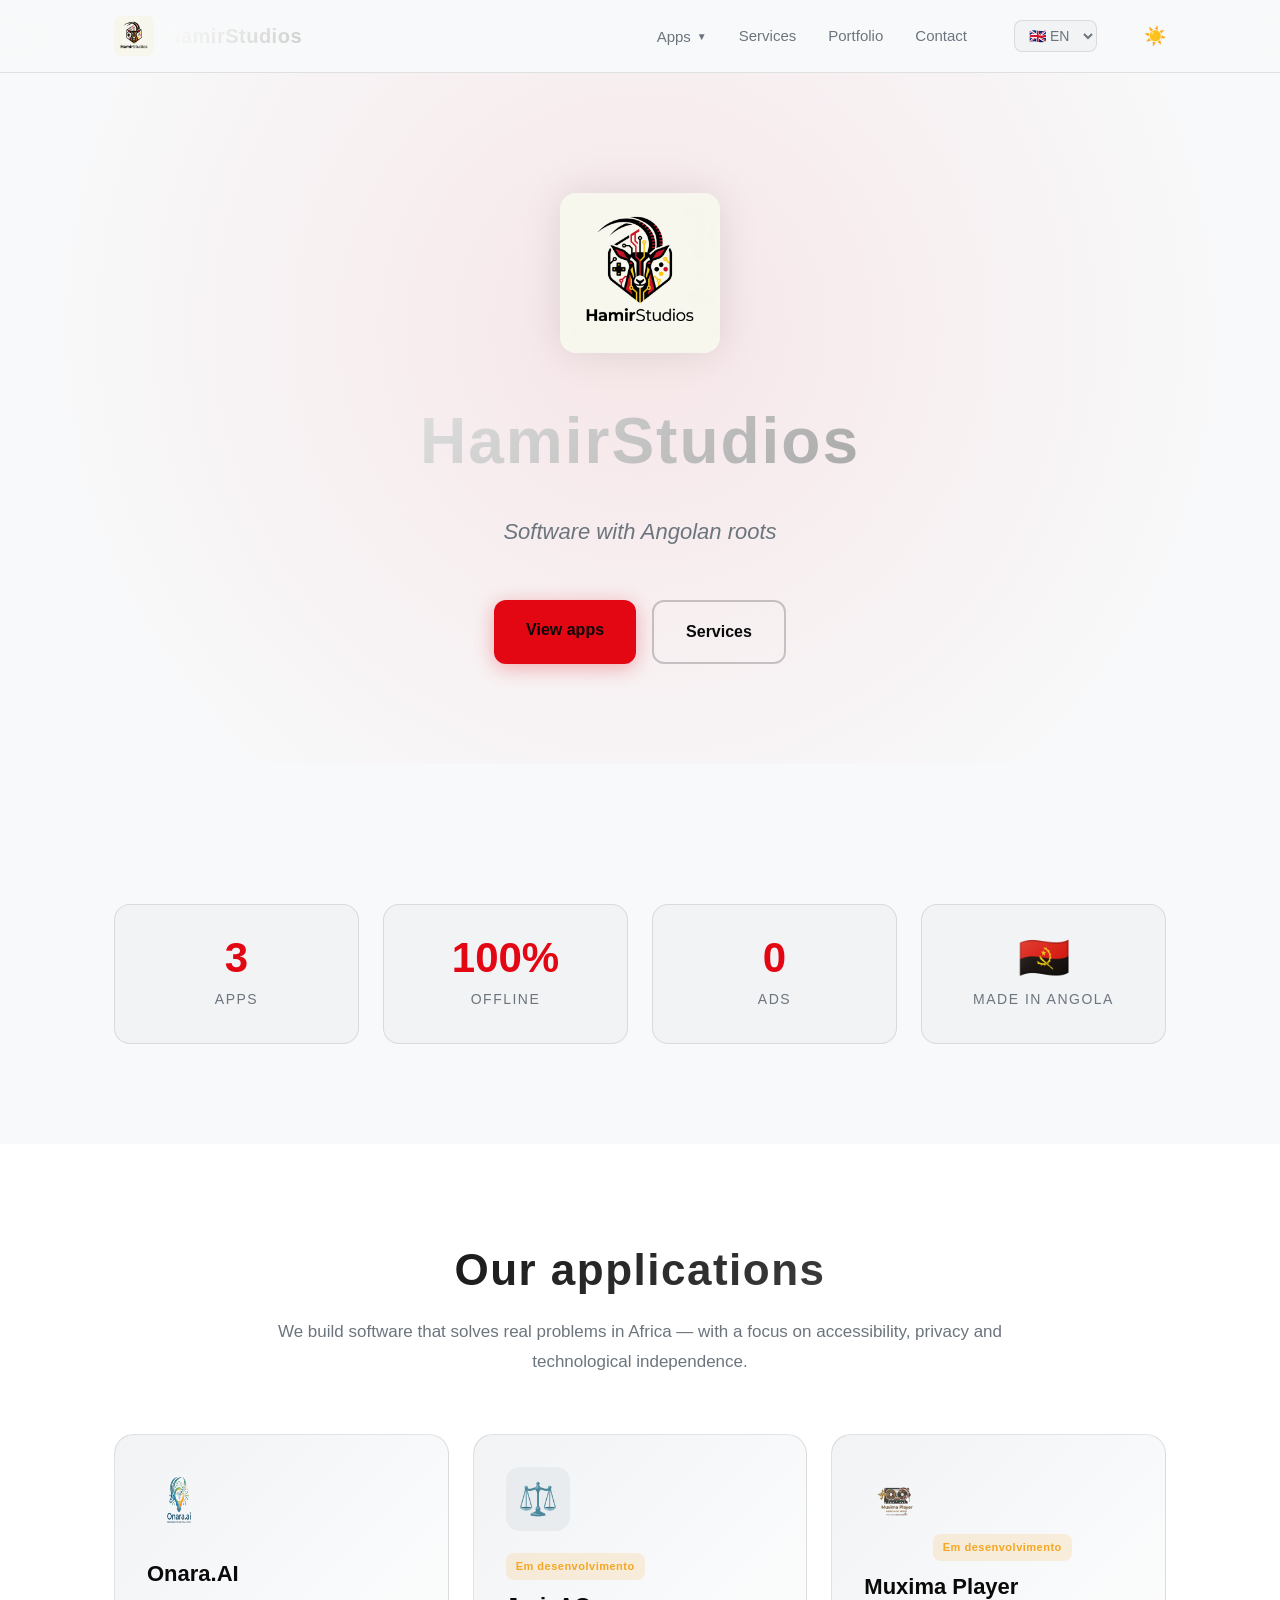
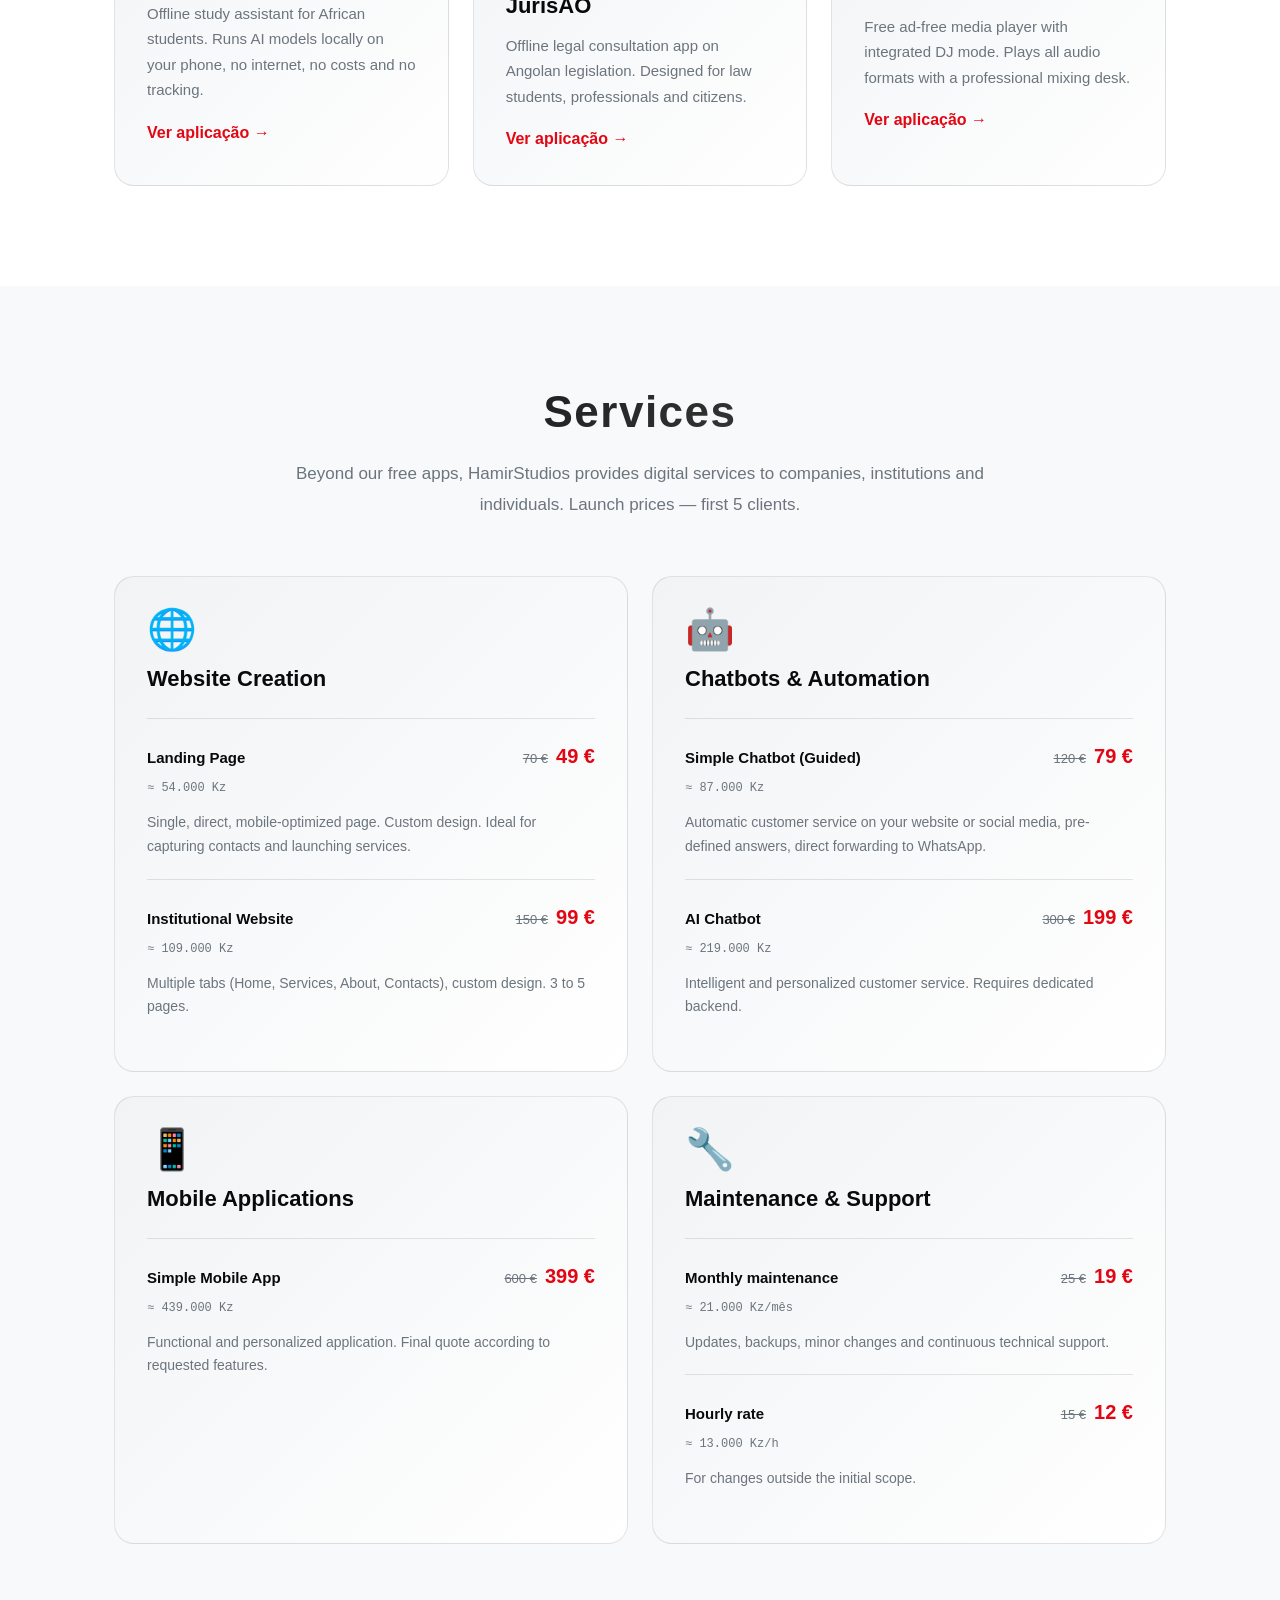
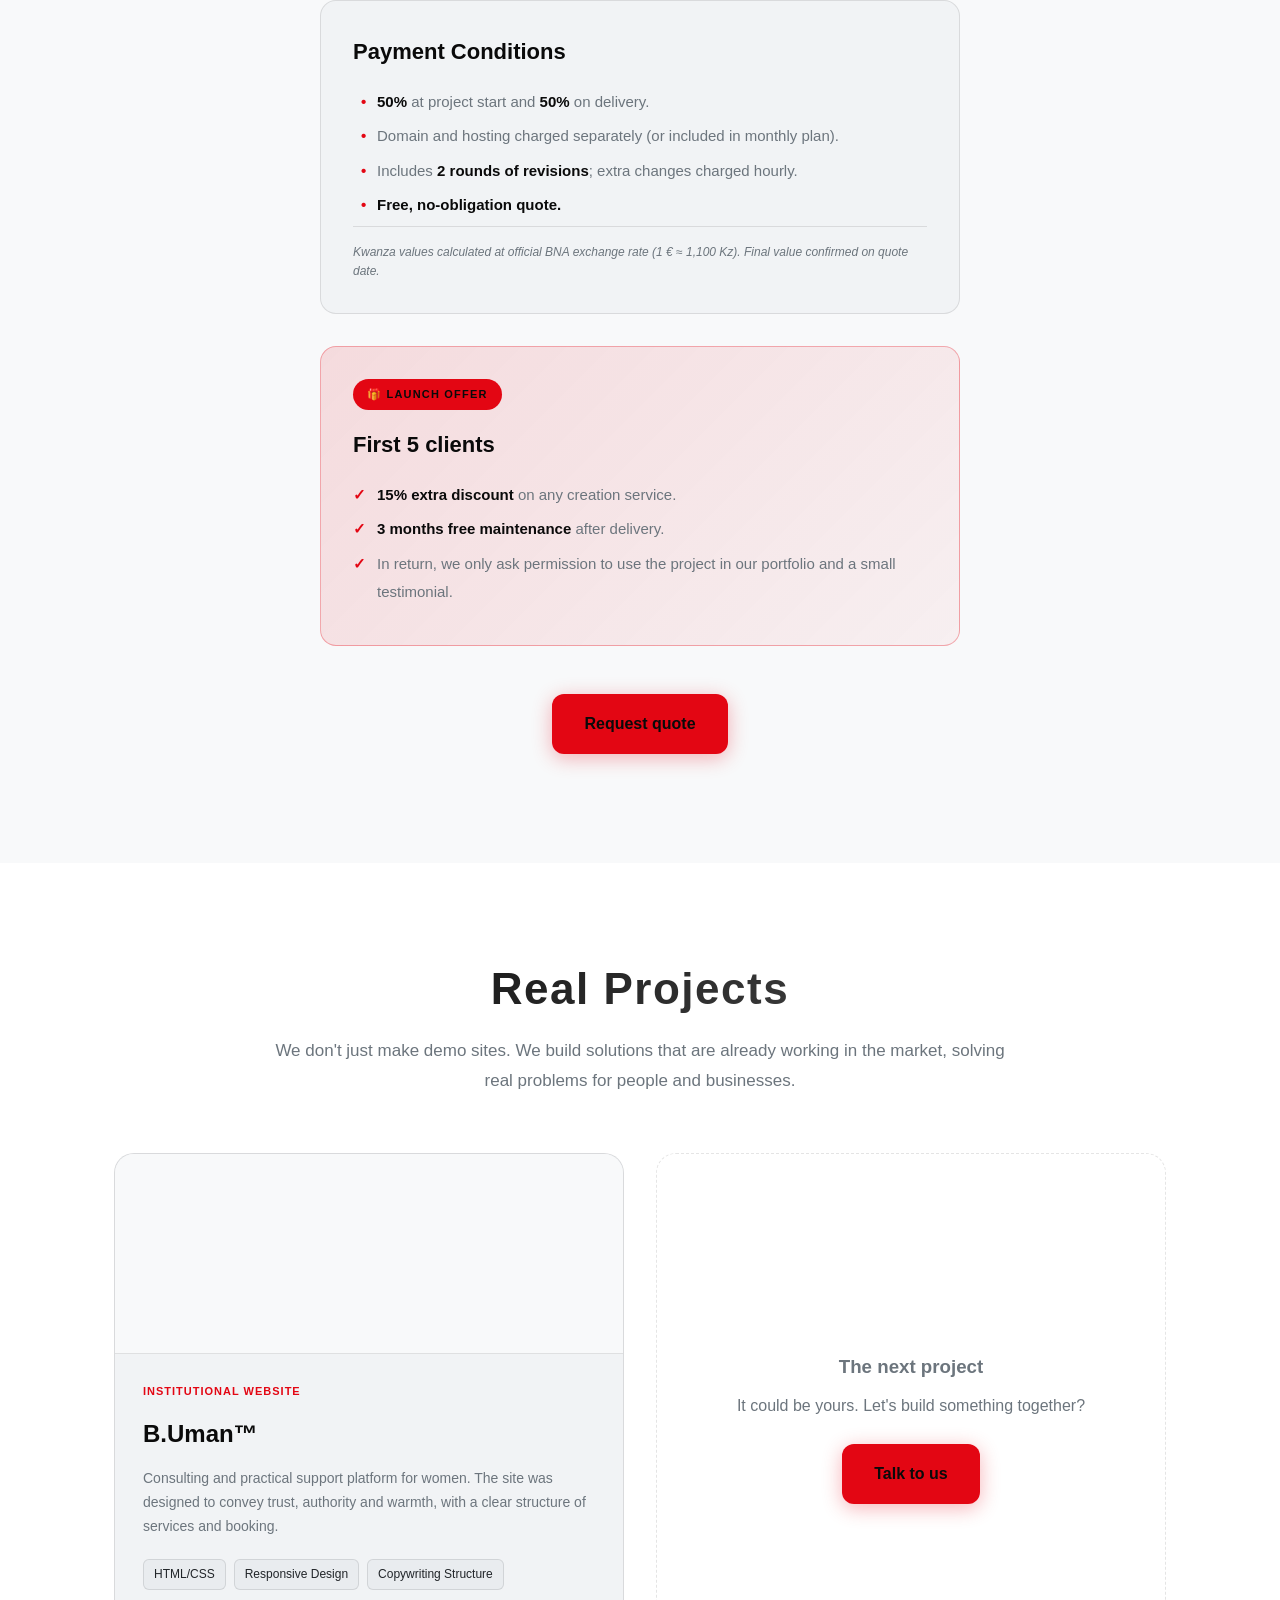
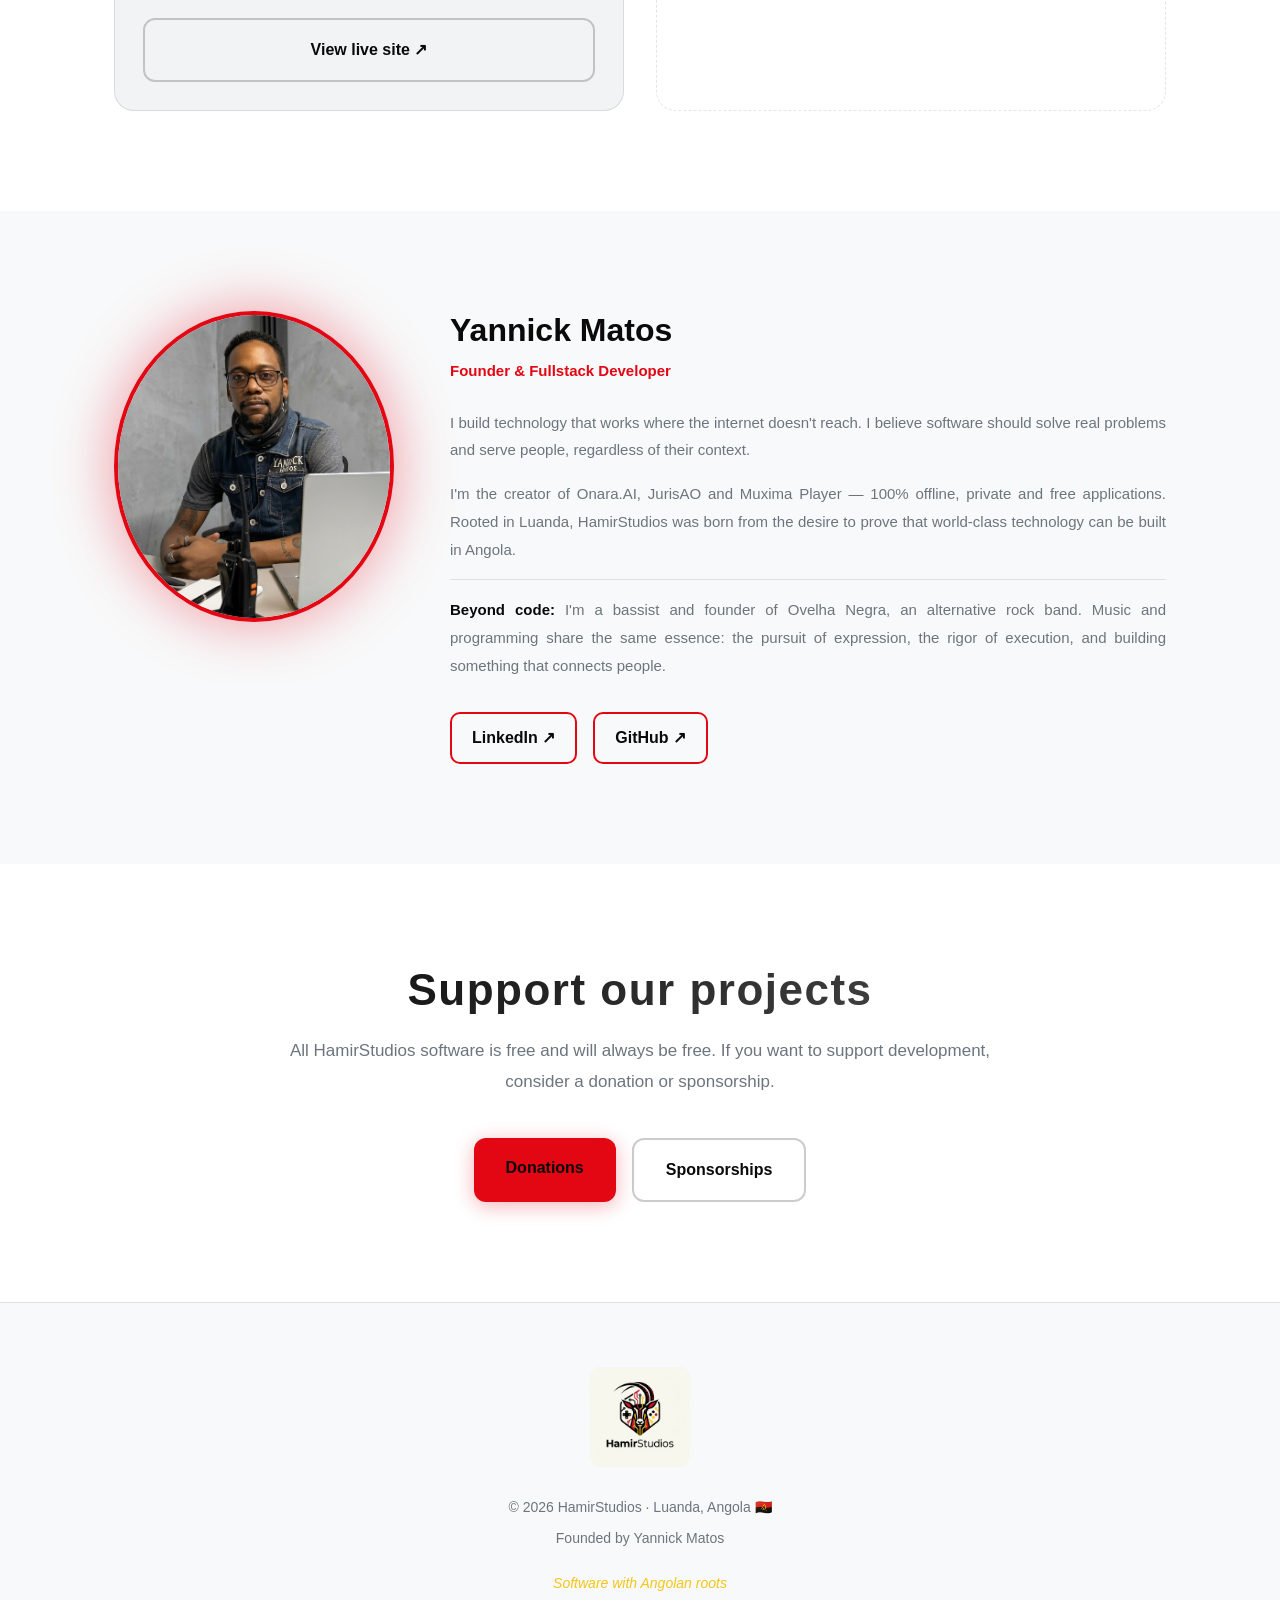
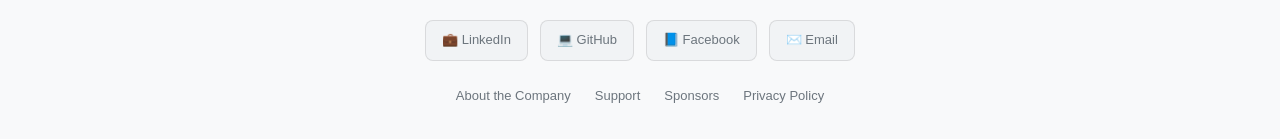
<file: index.html>
<!DOCTYPE html>
<html lang="pt">
<head>
  <meta charset="UTF-8">
  <meta name="viewport" content="width=device-width, initial-scale=1.0">
  <title>HamirStudios — Software com raízes angolanas</title>
  <link rel="icon" href="assets/logo-hamir.jpeg">
  <link rel="stylesheet" href="style.css">
  <style>
    .lang-selector { background: var(--dark-2); color: var(--text-muted); border: 1px solid var(--border); border-radius: 8px; padding: 6px 10px; font-size: 14px; font-weight: 500; cursor: pointer; outline: none; font-family: inherit; margin-left: 15px; }
    .lang-selector:hover { border-color: var(--red); color: var(--white); }
  </style>

  <style>
    #splash-screen {
      position: fixed;
      top: 0; left: 0; width: 100%; height: 100%;
      background-color: #0A0A0A;
      display: flex;
      flex-direction: column;
      justify-content: center;
      align-items: center;
      z-index: 9999;
      transition: opacity 0.8s ease, visibility 0.8s ease;
    }
    #splash-screen.hidden {
      opacity: 0;
      visibility: hidden;
    }
    .splash-logo {
      width: 180px; /* Aumentado de 120px para 180px */
      max-width: 60vw; /* Para não quebrar no telemóvel */
      border-radius: 24px;
      box-shadow: 0 0 80px rgba(227, 6, 19, 0.5); /* Brilho ligeiramente maior */
      animation: pulse-logo 1.5s infinite alternate;
    }
    .splash-text {
      margin-top: 32px;
      color: #E8E8E8;
      font-size: 28px; /* Ligeiramente maior */
      font-weight: 700;
      letter-spacing: 2px;
      animation: fade-in 1s ease-in;
    }
    @keyframes pulse-logo {
      0% { transform: scale(1); box-shadow: 0 0 40px rgba(227, 6, 19, 0.2); }
      100% { transform: scale(1.05); box-shadow: 0 0 100px rgba(227, 6, 19, 0.7); }
    }
    @keyframes fade-in {
      from { opacity: 0; transform: translateY(10px); }
      to { opacity: 1; transform: translateY(0); }
    }
  </style>
</head>
<body>
<div id="splash-screen">
  <img src="assets/logo-hamir.jpeg" class="splash-logo" alt="HamirStudios">
  <div class="splash-text">HamirStudios</div>
</div>


<header class="site-header" id="header">
  <div class="container">
    <a href="index.html" class="brand">
      <img src="assets/logo-hamir.jpeg" alt="HamirStudios">
      <span class="brand-text">HamirStudios</span>
    </a>
    <nav class="site-nav">
      <div class="nav-dropdown">
        <button class="nav-dropdown-toggle" onclick="toggleDropdown(event)">Apps <span class="arrow">▼</span></button>
        <div class="nav-dropdown-menu">
          <a href="onara-ai/">Onara.AI</a>
          <a href="jurisao/">JurisAO</a>
          <a href="muxima-player/">Muxima Player</a>
        </div>
      </div>
      <a href="#servicos" id="nav_services">Serviços</a>
      <a href="#portfolio" id="nav_portfolio">Portfólio</a>
      <a href="contacto/" id="nav_contact">Contacto</a>
      
      <select class="lang-selector" id="langSelect" onchange="changeLang(this.value)">
        <option value="pt">🇵🇹 PT</option>
        <option value="en">🇬🇧 EN</option>
        <option value="fr">🇫🇷 FR</option>
        <option value="es">🇪🇸 ES</option>
      </select>
          <button class="theme-toggle" id="theme-toggle" aria-label="Alternar tema" title="Alternar modo claro/escuro">🌙</button>
</nav>
  </div>
</header>

<section class="hero">
  <div class="container hero-content">
    <img src="assets/logo-hamir.jpeg" class="hero-logo" alt="HamirStudios">
    <h1>HamirStudios</h1>
    <p class="tagline" id="hero_tagline">Software com raízes angolanas</p>
    <div class="cta-buttons">
      <a href="#apps" class="btn btn-primary" id="hero_btn_apps">Ver aplicações</a>
      <a href="#servicos" class="btn btn-secondary" id="hero_btn_services">Serviços</a>
    </div>
  </div>
</section>

<section class="section">
  <div class="container">
    <div class="stats reveal">
      <div class="stat"><div class="stat-value">3</div><div class="stat-label" id="stat_apps">Aplicações</div></div>
      <div class="stat"><div class="stat-value">100%</div><div class="stat-label" id="stat_offline">Offline</div></div>
      <div class="stat"><div class="stat-value">0</div><div class="stat-label" id="stat_ads">Anúncios</div></div>
      <div class="stat"><div class="stat-value">🇦🇴</div><div class="stat-label" id="stat_made">Feito em Angola</div></div>
    </div>
  </div>
</section>

<section class="section section-alt" id="apps">
  <div class="container">
    <h2 class="section-title reveal" id="apps_title">As nossas aplicações</h2>
    <p class="section-subtitle reveal" id="apps_subtitle">Construímos software que resolve problemas reais em África — com foco em acessibilidade, privacidade e independência tecnológica.</p>
    <div class="card-grid">
      <article class="card reveal">
        <img src="assets/logoonara.png" class="card-icon" alt="Onara.AI">
        <h3>Onara.AI</h3>
        <p id="app_onara_desc">Assistente de estudo offline para estudantes africanos. Corre modelos de IA localmente no telemóvel, sem internet, sem custos e sem tracking.</p>
        <a href="onara-ai/" class="card-link" id="app_onara_btn">Ver aplicação →</a>
      </article>
      <article class="card reveal">
        <div class="card-icon" style="background: var(--dark-3); display:flex; align-items:center; justify-content:center; font-size:32px;">⚖️</div>
        <span class="badge-dev" id="app_dev_badge">Em desenvolvimento</span>
        <h3>JurisAO</h3>
        <p id="app_jurisao_desc">Aplicação de consulta jurídica offline sobre a legislação angolana. Pensada para estudantes de Direito, profissionais e cidadãos.</p>
        <a href="jurisao/" class="card-link" id="app_jurisao_btn">Ver aplicação →</a>
      </article>
      <article class="card reveal">
        <img src="assets/muxima-player.png" class="card-icon" alt="Muxima Player" style="object-fit: contain;">
        <span class="badge-dev" id="app_dev_badge_2">Em desenvolvimento</span>
        <h3>Muxima Player</h3>
        <p id="app_muxima_desc">Media player gratuito e sem anúncios, com modo DJ integrado. Toca todos os formatos de áudio com uma mesa de mixagem profissional.</p>
        <a href="muxima-player/" class="card-link" id="app_muxima_btn">Ver aplicação →</a>
      </article>
    </div>
  </div>
</section>

<section class="section" id="servicos">
  <div class="container">
    <h2 class="section-title reveal" id="services_title">Serviços</h2>
    <p class="section-subtitle reveal" id="services_subtitle">Para além das aplicações gratuitas, a HamirStudios presta serviços digitais a empresas, instituições e particulares. Preços de lançamento — primeiros 5 clientes.</p>
    <div class="services-grid">
      <article class="service-card reveal">
        <div class="service-icon">🌐</div>
        <h3 id="srv_sites">Criação de Sites</h3>
        <div class="service-item">
          <div class="service-item-header"><span class="service-name" id="srv_landing">Landing Page</span><span class="service-price"><span class="price-old">70 €</span><span class="price-new">49 €</span></span></div>
          <div class="service-price-kz">≈ 54.000 Kz</div>
          <p id="srv_landing_desc">Página única, directa e optimizada para telemóvel. Design personalizado. Ideal para captar contactos e lançar serviços.</p>
        </div>
        <div class="service-item">
          <div class="service-item-header"><span class="service-name" id="srv_website">Website Institucional</span><span class="service-price"><span class="price-old">150 €</span><span class="price-new">99 €</span></span></div>
          <div class="service-price-kz">≈ 109.000 Kz</div>
          <p id="srv_website_desc">Vários separadores (Início, Serviços, Sobre, Contactos), design personalizado. 3 a 5 páginas.</p>
        </div>
      </article>
      <article class="service-card reveal">
        <div class="service-icon">🤖</div>
        <h3 id="srv_chatbots">Chatbots e Automação</h3>
        <div class="service-item">
          <div class="service-item-header"><span class="service-name" id="srv_chat_simple">Chatbot Simples (Guiado)</span><span class="service-price"><span class="price-old">120 €</span><span class="price-new">79 €</span></span></div>
          <div class="service-price-kz">≈ 87.000 Kz</div>
          <p id="srv_chat_simple_desc">Atendimento automático no site ou redes sociais, respostas pré-definidas, envio directo para WhatsApp.</p>
        </div>
        <div class="service-item">
          <div class="service-item-header"><span class="service-name" id="srv_chat_ia">Chatbot com IA</span><span class="service-price"><span class="price-old">300 €</span><span class="price-new">199 €</span></span></div>
          <div class="service-price-kz">≈ 219.000 Kz</div>
          <p id="srv_chat_ia_desc">Atendimento inteligente e personalizado. Requer backend dedicado.</p>
        </div>
      </article>
      <article class="service-card reveal">
        <div class="service-icon">📱</div>
        <h3 id="srv_mobile">Aplicações Mobile</h3>
        <div class="service-item">
          <div class="service-item-header"><span class="service-name" id="srv_mobile_app">App Mobile Simples</span><span class="service-price"><span class="price-old">600 €</span><span class="price-new">399 €</span></span></div>
          <div class="service-price-kz">≈ 439.000 Kz</div>
          <p id="srv_mobile_desc">Aplicação funcional e personalizada. Orçamento final conforme as funcionalidades pedidas.</p>
        </div>
      </article>
      <article class="service-card reveal">
        <div class="service-icon">🔧</div>
        <h3 id="srv_support">Manutenção e Suporte</h3>
        <div class="service-item">
          <div class="service-item-header"><span class="service-name" id="srv_maintenance">Manutenção mensal</span><span class="service-price"><span class="price-old">25 €</span><span class="price-new">19 €</span></span></div>
          <div class="service-price-kz">≈ 21.000 Kz/mês</div>
          <p id="srv_maintenance_desc">Actualizações, cópias de segurança, pequenas alterações e suporte técnico contínuo.</p>
        </div>
        <div class="service-item">
          <div class="service-item-header"><span class="service-name" id="srv_hour">Hora avulsa</span><span class="service-price"><span class="price-old">15 €</span><span class="price-new">12 €</span></span></div>
          <div class="service-price-kz">≈ 13.000 Kz/h</div>
          <p id="srv_hour_desc">Para alterações fora do âmbito inicial.</p>
        </div>
      </article>
    </div>
    <div class="service-conditions reveal">
      <h3 id="srv_conditions">Condições de Pagamento</h3>
      <ul>
        <li id="srv_cond_1"><strong>50%</strong> no início do projecto e <strong>50%</strong> na entrega.</li>
        <li id="srv_cond_2">Domínio e alojamento cobrados à parte (ou incluídos no plano mensal).</li>
        <li id="srv_cond_3">Inclui <strong>2 rondas de revisões</strong>; alterações extra pagam-se à hora.</li>
        <li id="srv_cond_4"><strong>Orçamento gratuito e sem compromisso.</strong></li>
      </ul>
      <p class="service-note" id="srv_note">Valores em kwanzas calculados ao câmbio oficial do BNA (1 € ≈ 1.100 Kz). O valor final é confirmado no dia do orçamento.</p>
    </div>
    <div class="launch-offer reveal">
      <div class="launch-badge" id="srv_launch_badge">🎁 Oferta de Lançamento</div>
      <h3 id="srv_launch_title">Primeiros 5 clientes</h3>
      <ul>
        <li id="srv_launch_1"><strong>15% de desconto</strong> adicional em qualquer serviço de criação.</li>
        <li id="srv_launch_2"><strong>3 meses de manutenção gratuita</strong> após a entrega.</li>
        <li id="srv_launch_3">Em troca, pedimos apenas autorização para usar o projecto no portfólio e um pequeno testemunho.</li>
      </ul>
    </div>
    <div class="reveal" style="text-align: center; margin-top: 48px;">
      <a href="contacto/" class="btn btn-primary" id="srv_btn_quote">Pedir orçamento</a>
    </div>
  </div>
</section>

<section class="section section-alt" id="portfolio">
  <div class="container">
    <h2 class="section-title reveal" id="port_title">Projetos Reais</h2>
    <p class="section-subtitle reveal" id="port_subtitle">Não fazemos apenas sites de demonstração. Construímos soluções que já estão a funcionar no mercado, resolvendo problemas reais de pessoas e negócios.</p>

    <div class="portfolio-grid">
      <article class="portfolio-card reveal">
        <div class="portfolio-image"><div class="portfolio-placeholder">B.Uman™</div></div>
        <div class="portfolio-content">
          <span class="portfolio-tag" id="port_tag">Website Institucional</span>
          <h3>B.Uman™</h3>
          <p class="portfolio-desc" id="port_desc">Plataforma de consultoria e apoio prático para mulheres. O site foi desenhado para transmitir confiança, autoridade e acolhimento, com uma estrutura clara de serviços e agendamento.</p>
          <div class="portfolio-tech"><span>HTML/CSS</span><span id="port_tech">Design Responsivo</span><span>Copywriting Structure</span></div>
          <a href="https://buman-cyan.vercel.app/" target="_blank" rel="noopener" class="btn btn-secondary" style="margin-top: 16px;" id="port_btn">Ver site ao vivo ↗</a>
        </div>
      </article>

      <article class="portfolio-card reveal" style="background: var(--dark-1); border-style: dashed; display: flex; align-items: center; justify-content: center; text-align: center; padding: 40px;">
        <div>
          <h3 style="color: var(--text-muted); margin-bottom: 8px;" id="next_port">O próximo projeto</h3>
          <p style="color: var(--text-muted); margin-bottom: 24px;" id="next_port_desc">Pode ser o teu. Vamos construir algo juntos?</p>
          <a href="contacto/" class="btn btn-primary" id="next_port_btn">Falar connosco</a>
        </div>
      </article>
    </div>
  </div>
</section>

<section class="section" id="sobre">
  <div class="container">
    <div class="about-grid">
      <img src="assets/yannick.png" class="about-photo" alt="Yannick Matos" style="background: var(--dark-3);">
      <div class="about-text reveal">
        <h2>Yannick Matos</h2>
        <p class="role" id="about_role">Fundador & Programador Fullstack</p>
        <p id="about_p1">Construo tecnologia que funciona onde a internet não chega. Acredito que o software deve resolver problemas reais e servir as pessoas, independentemente do contexto em que vivem.</p>
        <p id="about_p2">Sou o criador do Onara.AI, JurisAO e Muxima Player — aplicações 100% offline, privadas e gratuitas. Com raízes em Luanda, a HamirStudios nasceu do desejo de provar que é possível criar tecnologia de nível internacional em Angola.</p>
        <p style="margin-top: 16px; padding-top: 16px; border-top: 1px solid var(--border);" id="about_p3">
          <strong style="color: var(--white);" id="about_p3_strong">Além do código:</strong> <span id="about_p3_text">Sou baixista e fundador da Ovelha Negra, uma banda de rock alternativo. A música e a programação partilham a mesma essência: a busca pela expressão, o rigor da execução e a construção de algo que conecta as pessoas.</span>
        </p>
        <div class="about-links">
          <a href="https://linkedin.com/in/yannickmatos" target="_blank" rel="noopener">LinkedIn ↗</a>
          <a href="https://github.com/matrixangola" target="_blank" rel="noopener">GitHub ↗</a>
        </div>
      </div>
    </div>
  </div>
</section>

<section class="section section-alt">
  <div class="container" style="text-align: center;">
    <h2 class="section-title reveal" id="support_title">Apoie os nossos projectos</h2>
    <p class="section-subtitle reveal" style="margin: 0 auto 40px;" id="support_subtitle">Todo o software da HamirStudios é gratuito e será sempre gratuito. Se quiseres apoiar o desenvolvimento, considera uma doação ou patrocínio.</p>
    <div class="reveal" style="display: flex; gap: 16px; justify-content: center; flex-wrap: wrap;">
      <a href="apoie/" class="btn btn-primary" id="support_btn_donations">Doações</a>
      <a href="patrocinadores/" class="btn btn-secondary" id="support_btn_sponsors">Patrocínios</a>
    </div>
  </div>
</section>

<footer class="site-footer">
  <div class="container">
    <img src="assets/logo-hamir.jpeg" class="footer-logo" alt="HamirStudios">
    <p class="footer-text">© 2026 HamirStudios · Luanda, Angola 🇦🇴</p>
    <p class="footer-text" id="footer_founder">Fundada por Yannick Matos</p>
    <p class="footer-slogan" id="footer_slogan">Software com raízes angolanas</p>
    <div class="footer-social">
      <a href="https://linkedin.com/in/yannickmatos" target="_blank" rel="noopener">💼 LinkedIn</a>
      <a href="https://github.com/matrixangola" target="_blank" rel="noopener">💻 GitHub</a>
      <a href="https://www.facebook.com/yannickdematos" target="_blank" rel="noopener">📘 Facebook</a>
      <a href="mailto:yannickmatos.ym@gmail.com">✉️ Email</a>
    </div>
    <div class="footer-links">
      <a href="sobre/" id="footer_about">Sobre a Empresa</a>
      <a href="apoie/" id="footer_support">Apoie</a>
      <a href="patrocinadores/" id="footer_sponsors">Patrocinadores</a>
      <a href="privacidade/" id="footer_privacy">Política de Privacidade</a>
    </div>
  </div>
</footer>

<script>
function toggleDropdown(event) {
  event.preventDefault();
  event.stopPropagation();
  const dropdown = event.currentTarget.closest('.nav-dropdown');
  if (dropdown) dropdown.classList.toggle('open');
}
document.addEventListener('click', () => {
  document.querySelectorAll('.nav-dropdown.open').forEach(d => d.classList.remove('open'));
});
window.addEventListener('scroll', () => {
  const header = document.getElementById('header');
  if (window.scrollY > 50) header.classList.add('scrolled');
  else header.classList.remove('scrolled');
});
const observer = new IntersectionObserver((entries) => {
  entries.forEach(entry => { if (entry.isIntersecting) entry.target.classList.add('visible'); });
}, { threshold: 0.1, rootMargin: '0px 0px -50px 0px' });
document.querySelectorAll('.reveal').forEach(el => observer.observe(el));

// DICIONÁRIO DE TRADUÇÕES
const translations = {
  pt: {
    nav_apps: "Apps", nav_services: "Serviços", nav_portfolio: "Portfólio", nav_contact: "Contacto",
    hero_tagline: "Software com raízes angolanas", hero_btn_apps: "Ver aplicações", hero_btn_services: "Serviços",
    stat_apps: "Aplicações", stat_offline: "Offline", stat_ads: "Anúncios", stat_made: "Feito em Angola",
    apps_title: "As nossas aplicações", apps_subtitle: "Construímos software que resolve problemas reais em África — com foco em acessibilidade, privacidade e independência tecnológica.",
    app_onara_desc: "Assistente de estudo offline para estudantes africanos. Corre modelos de IA localmente no telemóvel, sem internet, sem custos e sem tracking.",
    app_jurisao_desc: "Aplicação de consulta jurídica offline sobre a legislação angolana. Pensada para estudantes de Direito, profissionais e cidadãos.",
    app_muxima_desc: "Media player gratuito e sem anúncios, com modo DJ integrado. Toca todos os formatos de áudio com uma mesa de mixagem profissional.",
    app_view: "Ver aplicação →", app_dev: "Em desenvolvimento",
    services_title: "Serviços", services_subtitle: "Para além das aplicações gratuitas, a HamirStudios presta serviços digitais a empresas, instituições e particulares. Preços de lançamento — primeiros 5 clientes.",
    srv_sites: "Criação de Sites", srv_landing: "Landing Page", srv_landing_desc: "Página única, directa e optimizada para telemóvel. Design personalizado. Ideal para captar contactos e lançar serviços.",
    srv_website: "Website Institucional", srv_website_desc: "Vários separadores (Início, Serviços, Sobre, Contactos), design personalizado. 3 a 5 páginas.",
    srv_chatbots: "Chatbots e Automação", srv_chat_simple: "Chatbot Simples (Guiado)", srv_chat_simple_desc: "Atendimento automático no site ou redes sociais, respostas pré-definidas, envio directo para WhatsApp.",
    srv_chat_ia: "Chatbot com IA", srv_chat_ia_desc: "Atendimento inteligente e personalizado. Requer backend dedicado.",
    srv_mobile: "Aplicações Mobile", srv_mobile_app: "App Mobile Simples", srv_mobile_desc: "Aplicação funcional e personalizada. Orçamento final conforme as funcionalidades pedidas.",
    srv_support: "Manutenção e Suporte", srv_maintenance: "Manutenção mensal", srv_maintenance_desc: "Actualizações, cópias de segurança, pequenas alterações e suporte técnico contínuo.",
    srv_hour: "Hora avulsa", srv_hour_desc: "Para alterações fora do âmbito inicial.",
    srv_conditions: "Condições de Pagamento", srv_cond_1: "<strong>50%</strong> no início do projecto e <strong>50%</strong> na entrega.", srv_cond_2: "Domínio e alojamento cobrados à parte (ou incluídos no plano mensal).", srv_cond_3: "Inclui <strong>2 rondas de revisões</strong>; alterações extra pagam-se à hora.", srv_cond_4: "<strong>Orçamento gratuito e sem compromisso.</strong>",
    srv_note: "Valores em kwanzas calculados ao câmbio oficial do BNA (1 € ≈ 1.100 Kz). O valor final é confirmado no dia do orçamento.",
    srv_launch_badge: "🎁 Oferta de Lançamento", srv_launch_title: "Primeiros 5 clientes", srv_launch_1: "<strong>15% de desconto</strong> adicional em qualquer serviço de criação.", srv_launch_2: "<strong>3 meses de manutenção gratuita</strong> após a entrega.", srv_launch_3: "Em troca, pedimos apenas autorização para usar o projecto no portfólio e um pequeno testemunho.",
    srv_btn_quote: "Pedir orçamento",
    port_title: "Projetos Reais", port_subtitle: "Não fazemos apenas sites de demonstração. Construímos soluções que já estão a funcionar no mercado, resolvendo problemas reais de pessoas e negócios.",
    port_tag: "Website Institucional", port_desc: "Plataforma de consultoria e apoio prático para mulheres. O site foi desenhado para transmitir confiança, autoridade e acolhimento, com uma estrutura clara de serviços e agendamento.",
    port_tech: "Design Responsivo", port_btn: "Ver site ao vivo ↗", next_port: "O próximo projeto", next_port_desc: "Pode ser o teu. Vamos construir algo juntos?", next_port_btn: "Falar connosco",
    about_role: "Fundador & Programador Fullstack", about_p1: "Construo tecnologia que funciona onde a internet não chega. Acredito que o software deve resolver problemas reais e servir as pessoas, independentemente do contexto em que vivem.",
    about_p2: "Sou o criador do Onara.AI, JurisAO e Muxima Player — aplicações 100% offline, privadas e gratuitas. Com raízes em Luanda, a HamirStudios nasceu do desejo de provar que é possível criar tecnologia de nível internacional em Angola.",
    about_p3_strong: "Além do código:", about_p3_text: "Sou baixista e fundador da Ovelha Negra, uma banda de rock alternativo. A música e a programação partilham a mesma essência: a busca pela expressão, o rigor da execução e a construção de algo que conecta as pessoas.",
    support_title: "Apoie os nossos projectos", support_subtitle: "Todo o software da HamirStudios é gratuito e será sempre gratuito. Se quiseres apoiar o desenvolvimento, considera uma doação ou patrocínio.",
    support_btn_donations: "Doações", support_btn_sponsors: "Patrocínios",
    footer_founder: "Fundada por Yannick Matos", footer_slogan: "Software com raízes angolanas", footer_about: "Sobre a Empresa", footer_support: "Apoie", footer_sponsors: "Patrocinadores", footer_privacy: "Política de Privacidade"
  },
  en: {
    nav_apps: "Apps", nav_services: "Services", nav_portfolio: "Portfolio", nav_contact: "Contact",
    hero_tagline: "Software with Angolan roots", hero_btn_apps: "View apps", hero_btn_services: "Services",
    stat_apps: "Apps", stat_offline: "Offline", stat_ads: "Ads", stat_made: "Made in Angola",
    apps_title: "Our applications", apps_subtitle: "We build software that solves real problems in Africa — with a focus on accessibility, privacy and technological independence.",
    app_onara_desc: "Offline study assistant for African students. Runs AI models locally on your phone, no internet, no costs and no tracking.",
    app_jurisao_desc: "Offline legal consultation app on Angolan legislation. Designed for law students, professionals and citizens.",
    app_muxima_desc: "Free ad-free media player with integrated DJ mode. Plays all audio formats with a professional mixing desk.",
    app_view: "View app →", app_dev: "In development",
    services_title: "Services", services_subtitle: "Beyond our free apps, HamirStudios provides digital services to companies, institutions and individuals. Launch prices — first 5 clients.",
    srv_sites: "Website Creation", srv_landing: "Landing Page", srv_landing_desc: "Single, direct, mobile-optimized page. Custom design. Ideal for capturing contacts and launching services.",
    srv_website: "Institutional Website", srv_website_desc: "Multiple tabs (Home, Services, About, Contacts), custom design. 3 to 5 pages.",
    srv_chatbots: "Chatbots & Automation", srv_chat_simple: "Simple Chatbot (Guided)", srv_chat_simple_desc: "Automatic customer service on your website or social media, pre-defined answers, direct forwarding to WhatsApp.",
    srv_chat_ia: "AI Chatbot", srv_chat_ia_desc: "Intelligent and personalized customer service. Requires dedicated backend.",
    srv_mobile: "Mobile Applications", srv_mobile_app: "Simple Mobile App", srv_mobile_desc: "Functional and personalized application. Final quote according to requested features.",
    srv_support: "Maintenance & Support", srv_maintenance: "Monthly maintenance", srv_maintenance_desc: "Updates, backups, minor changes and continuous technical support.",
    srv_hour: "Hourly rate", srv_hour_desc: "For changes outside the initial scope.",
    srv_conditions: "Payment Conditions", srv_cond_1: "<strong>50%</strong> at project start and <strong>50%</strong> on delivery.", srv_cond_2: "Domain and hosting charged separately (or included in monthly plan).", srv_cond_3: "Includes <strong>2 rounds of revisions</strong>; extra changes charged hourly.", srv_cond_4: "<strong>Free, no-obligation quote.</strong>",
    srv_note: "Kwanza values calculated at official BNA exchange rate (1 € ≈ 1,100 Kz). Final value confirmed on quote date.",
    srv_launch_badge: "🎁 Launch Offer", srv_launch_title: "First 5 clients", srv_launch_1: "<strong>15% extra discount</strong> on any creation service.", srv_launch_2: "<strong>3 months free maintenance</strong> after delivery.", srv_launch_3: "In return, we only ask permission to use the project in our portfolio and a small testimonial.",
    srv_btn_quote: "Request quote",
    port_title: "Real Projects", port_subtitle: "We don't just make demo sites. We build solutions that are already working in the market, solving real problems for people and businesses.",
    port_tag: "Institutional Website", port_desc: "Consulting and practical support platform for women. The site was designed to convey trust, authority and warmth, with a clear structure of services and booking.",
    port_tech: "Responsive Design", port_btn: "View live site ↗", next_port: "The next project", next_port_desc: "It could be yours. Let's build something together?", next_port_btn: "Talk to us",
    about_role: "Founder & Fullstack Developer", about_p1: "I build technology that works where the internet doesn't reach. I believe software should solve real problems and serve people, regardless of their context.",
    about_p2: "I'm the creator of Onara.AI, JurisAO and Muxima Player — 100% offline, private and free applications. Rooted in Luanda, HamirStudios was born from the desire to prove that world-class technology can be built in Angola.",
    about_p3_strong: "Beyond code:", about_p3_text: "I'm a bassist and founder of Ovelha Negra, an alternative rock band. Music and programming share the same essence: the pursuit of expression, the rigor of execution, and building something that connects people.",
    support_title: "Support our projects", support_subtitle: "All HamirStudios software is free and will always be free. If you want to support development, consider a donation or sponsorship.",
    support_btn_donations: "Donations", support_btn_sponsors: "Sponsorships",
    footer_founder: "Founded by Yannick Matos", footer_slogan: "Software with Angolan roots", footer_about: "About the Company", footer_support: "Support", footer_sponsors: "Sponsors", footer_privacy: "Privacy Policy"
  },
  fr: {
    nav_apps: "Apps", nav_services: "Services", nav_portfolio: "Portfolio", nav_contact: "Contact",
    hero_tagline: "Logiciel aux racines angolaises", hero_btn_apps: "Voir les apps", hero_btn_services: "Services",
    stat_apps: "Apps", stat_offline: "Hors ligne", stat_ads: "Publicités", stat_made: "Fabriqué en Angola",
    apps_title: "Nos applications", apps_subtitle: "Nous créons des logiciels qui résolvent de vrais problèmes en Afrique — en mettant l'accent sur l'accessibilité, la confidentialité et l'indépendance technologique.",
    app_onara_desc: "Assistant d'étude hors ligne pour les étudiants africains. Exécute des modèles d'IA localement sur votre téléphone, sans internet, sans frais et sans suivi.",
    app_jurisao_desc: "Application de consultation juridique hors ligne sur la législation angolaise. Conçue pour les étudiants en droit, les professionnels et les citoyens.",
    app_muxima_desc: "Lecteur multimédia gratuit et sans publicité avec mode DJ intégré. Lit tous les formats audio avec une table de mixage professionnelle.",
    app_view: "Voir l'app →", app_dev: "En développement",
    services_title: "Services", services_subtitle: "Au-delà de nos applications gratuites, HamirStudios fournit des services numériques aux entreprises, institutions et particuliers. Prix de lancement — 5 premiers clients.",
    srv_sites: "Création de Sites", srv_landing: "Landing Page", srv_landing_desc: "Page unique, directe et optimisée pour mobile. Design personnalisé. Idéal pour capturer des contacts et lancer des services.",
    srv_website: "Site Institutionnel", srv_website_desc: "Plusieurs onglets (Accueil, Services, À propos, Contacts), design personnalisé. 3 à 5 pages.",
    srv_chatbots: "Chatbots et Automatisation", srv_chat_simple: "Chatbot Simple (Guidé)", srv_chat_simple_desc: "Service client automatique sur votre site ou réseaux sociaux, réponses prédéfinies, transfert direct vers WhatsApp.",
    srv_chat_ia: "Chatbot IA", srv_chat_ia_desc: "Service client intelligent et personnalisé. Nécessite un backend dédié.",
    srv_mobile: "Applications Mobiles", srv_mobile_app: "Application Mobile Simple", srv_mobile_desc: "Application fonctionnelle et personnalisée. Devis final selon les fonctionnalités demandées.",
    srv_support: "Maintenance et Support", srv_maintenance: "Maintenance mensuelle", srv_maintenance_desc: "Mises à jour, sauvegardes, modifications mineures et support technique continu.",
    srv_hour: "Tarif horaire", srv_hour_desc: "Pour les modifications hors du cadre initial.",
    srv_conditions: "Conditions de Paiement", srv_cond_1: "<strong>50%</strong> au début du projet et <strong>50%</strong> à la livraison.", srv_cond_2: "Domaine et hébergement facturés séparément (ou inclus dans le plan mensuel).", srv_cond_3: "Comprend <strong>2 cycles de révisions</strong> ; modifications supplémentaires facturées à l'heure.", srv_cond_4: "<strong>Devis gratuit et sans engagement.</strong>",
    srv_note: "Valeurs en kwanza calculées au taux de change officiel de la BNA (1 € ≈ 1 100 Kz). La valeur finale est confirmée le jour du devis.",
    srv_launch_badge: "🎁 Offre de Lancement", srv_launch_title: "5 premiers clients", srv_launch_1: "<strong>15% de réduction supplémentaire</strong> sur tout service de création.", srv_launch_2: "<strong>3 mois de maintenance gratuite</strong> après livraison.", srv_launch_3: "En échange, nous demandons seulement l'autorisation d'utiliser le projet dans notre portfolio et un petit témoignage.",
    srv_btn_quote: "Demander un devis",
    port_title: "Projets Réels", port_subtitle: "Nous ne faisons pas que des sites de démonstration. Nous construisons des solutions qui fonctionnent déjà sur le marché, résolvant de vrais problèmes pour les personnes et les entreprises.",
    port_tag: "Site Institutionnel", port_desc: "Plateforme de conseil et de soutien pratique pour les femmes. Le site a été conçu pour transmettre confiance, autorité et chaleur, avec une structure claire de services et de réservation.",
    port_tech: "Design Responsif", port_btn: "Voir le site en direct ↗", next_port: "Le prochain projet", next_port_desc: "Ça pourrait être le vôtre. Construisons quelque chose ensemble ?", next_port_btn: "Parlez-nous",
    about_role: "Fondateur et Développeur Fullstack", about_p1: "Je construis de la technologie qui fonctionne là où Internet ne passe pas. Je crois que le logiciel doit résoudre de vrais problèmes et servir les gens, quel que soit leur contexte.",
    about_p2: "Je suis le créateur d'Onara.AI, JurisAO et Muxima Player — des applications 100% hors ligne, privées et gratuites. Enraciné à Luanda, HamirStudios est né du désir de prouver qu'une technologie de classe mondiale peut être construite en Angola.",
    about_p3_strong: "Au-delà du code :", about_p3_text: "Je suis bassiste et fondateur d'Ovelha Negra, un groupe de rock alternatif. La musique et la programmation partagent la même essence : la recherche de l'expression, la rigueur de l'exécution et la construction de quelque chose qui connecte les gens.",
    support_title: "Soutenez nos projets", support_subtitle: "Tous les logiciels de HamirStudios sont gratuits et le resteront toujours. Si vous souhaitez soutenir le développement, envisagez un don ou un parrainage.",
    support_btn_donations: "Dons", support_btn_sponsors: "Parrainages",
    footer_founder: "Fondé par Yannick Matos", footer_slogan: "Logiciel aux racines angolaises", footer_about: "À propos de l'entreprise", footer_support: "Soutenir", footer_sponsors: "Sponsors", footer_privacy: "Politique de Confidentialité"
  },
  es: {
    nav_apps: "Apps", nav_services: "Servicios", nav_portfolio: "Portafolio", nav_contact: "Contacto",
    hero_tagline: "Software con raíces angoleñas", hero_btn_apps: "Ver apps", hero_btn_services: "Servicios",
    stat_apps: "Apps", stat_offline: "Sin conexión", stat_ads: "Anuncios", stat_made: "Hecho en Angola",
    apps_title: "Nuestras aplicaciones", apps_subtitle: "Creamos software que resuelve problemas reales en África — con un enfoque en accesibilidad, privacidad e independencia tecnológica.",
    app_onara_desc: "Asistente de estudio sin conexión para estudiantes africanos. Ejecuta modelos de IA localmente en tu teléfono, sin internet, sin costos y sin seguimiento.",
    app_jurisao_desc: "Aplicación de consulta jurídica sin conexión sobre la legislación angoleña. Diseñada para estudiantes de derecho, profesionales y ciudadanos.",
    app_muxima_desc: "Reproductor multimedia gratuito y sin anuncios con modo DJ integrado. Reproduce todos los formatos de audio con una mesa de mezclas profesional.",
    app_view: "Ver app →", app_dev: "En desarrollo",
    services_title: "Servicios", services_subtitle: "Además de nuestras aplicaciones gratuitas, HamirStudios brinda servicios digitales a empresas, instituciones y particulares. Precios de lanzamiento — primeros 5 clientes.",
    srv_sites: "Creación de Sitios", srv_landing: "Landing Page", srv_landing_desc: "Página única, directa y optimizada para móviles. Diseño personalizado. Ideal para captar contactos y lanzar servicios.",
    srv_website: "Sitio Institucional", srv_website_desc: "Múltiples pestañas (Inicio, Servicios, Acerca de, Contactos), diseño personalizado. 3 a 5 páginas.",
    srv_chatbots: "Chatbots y Automatización", srv_chat_simple: "Chatbot Simple (Guiado)", srv_chat_simple_desc: "Atención automática en su sitio web o redes sociales, respuestas predefinidas, reenvío directo a WhatsApp.",
    srv_chat_ia: "Chatbot con IA", srv_chat_ia_desc: "Atención inteligente y personalizada. Requiere backend dedicado.",
    srv_mobile: "Aplicaciones Móviles", srv_mobile_app: "App Móvil Simple", srv_mobile_desc: "Aplicación funcional y personalizada. Presupuesto final según las funcionalidades solicitadas.",
    srv_support: "Mantenimiento y Soporte", srv_maintenance: "Mantenimiento mensual", srv_maintenance_desc: "Actualizaciones, copias de seguridad, cambios menores y soporte técnico continuo.",
    srv_hour: "Tarifa por hora", srv_hour_desc: "Para cambios fuera del alcance inicial.",
    srv_conditions: "Condiciones de Pago", srv_cond_1: "<strong>50%</strong> al inicio del proyecto y <strong>50%</strong> a la entrega.", srv_cond_2: "Dominio y alojamiento cobrados por separado (o incluidos en el plan mensual).", srv_cond_3: "Incluye <strong>2 rondas de revisiones</strong>; cambios extra cobrados por hora.", srv_cond_4: "<strong>Presupuesto gratuito y sin compromiso.</strong>",
    srv_note: "Valores en kwanza calculados al tipo de cambio oficial del BNA (1 € ≈ 1.100 Kz). El valor final se confirma el día del presupuesto.",
    srv_launch_badge: "🎁 Oferta de Lanzamiento", srv_launch_title: "Primeros 5 clientes", srv_launch_1: "<strong>15% de descuento adicional</strong> en cualquier servicio de creación.", srv_launch_2: "<strong>3 meses de mantenimiento gratuito</strong> tras la entrega.", srv_launch_3: "A cambio, solo pedimos permiso para usar el proyecto en nuestro portafolio y un pequeño testimonio.",
    srv_btn_quote: "Solicitar presupuesto",
    port_title: "Proyectos Reales", port_subtitle: "No solo hacemos sitios de demostración. Construimos soluciones que ya están funcionando en el mercado, resolviendo problemas reales para personas y empresas.",
    port_tag: "Sitio Institucional", port_desc: "Plataforma de consultoría y apoyo práctico para mujeres. El sitio fue diseñado para transmitir confianza, autoridad y calidez, con una estructura clara de servicios y reservas.",
    port_tech: "Diseño Responsivo", port_btn: "Ver sitio en vivo ↗", next_port: "El próximo proyecto", next_port_desc: "Podría ser el tuyo. ¿Construimos algo juntos?", next_port_btn: "Habla con nosotros",
    about_role: "Fundador y Desarrollador Fullstack", about_p1: "Construyo tecnología que funciona donde internet no llega. Creo que el software debe resolver problemas reales y servir a las personas, independientemente de su contexto.",
    about_p2: "Soy el creador de Onara.AI, JurisAO y Muxima Player — aplicaciones 100% sin conexión, privadas y gratuitas. Con raíces en Luanda, HamirStudios nació del deseo de demostrar que se puede construir tecnología de clase mundial en Angola.",
    about_p3_strong: "Más allá del código:", about_p3_text: "Soy bajista y fundador de Ovelha Negra, una banda de rock alternativo. La música y la programación comparten la misma esencia: la búsqueda de la expresión, el rigor de la ejecución y la construcción de algo que conecta a las personas.",
    support_title: "Apoya nuestros proyectos", support_subtitle: "Todo el software de HamirStudios es gratuito y siempre lo será. Si quieres apoyar el desarrollo, considera una donación o patrocinio.",
    support_btn_donations: "Donaciones", support_btn_sponsors: "Patrocinios",
    footer_founder: "Fundado por Yannick Matos", footer_slogan: "Software con raíces angoleñas", footer_about: "Sobre la Empresa", footer_support: "Apoyar", footer_sponsors: "Patrocinadores", footer_privacy: "Política de Privacidad"
  }
};

function changeLang(lang) {
  localStorage.setItem('preferredLang', lang);
  const t = translations[lang];
  if (!t) return;

  // Alterar o idioma do HTML
  document.documentElement.lang = lang;

  // Percorrer todas as chaves e substituir o texto
  for (const id in t) {
    const el = document.getElementById(id);
    if (el) {
      if (id === 'nav_apps') {
        // O botão Apps tem o arrow, então tratamos à parte
        el.innerHTML = `${t[id]} <span class="arrow">▼</span>`;
      } else {
        el.innerHTML = t[id];
      }
    }
  }

  // Atualizar o seletor visual
  const select = document.getElementById('langSelect');
  if (select) select.value = lang;
}

document.addEventListener('DOMContentLoaded', () => {
  let savedLang = localStorage.getItem('preferredLang');
  let browserLang = navigator.language.slice(0, 2);
  let langToLoad = savedLang || (['pt', 'en', 'fr', 'es'].includes(browserLang) ? browserLang : 'pt');
  changeLang(langToLoad);
});
</script>


<script>
  window.addEventListener('load', () => {
    setTimeout(() => {
      const splash = document.getElementById('splash-screen');
      if (splash) {
        splash.classList.add('hidden');
      }
    }, 2000); // 2 segundos
  });
</script>
<script>
  // Lógica do Tema
  (function() {
    const currentTheme = localStorage.getItem('theme') || 'light'; // Padrão é 'light'
    if (currentTheme === 'light') {
      document.body.classList.add('light-mode');
    }
    
    // Atualizar o ícone do botão assim que o DOM carregar
    document.addEventListener('DOMContentLoaded', () => {
      const toggleBtn = document.getElementById('theme-toggle');
      if (toggleBtn) {
        toggleBtn.textContent = document.body.classList.contains('light-mode') ? '☀️' : '🌙';
        
        toggleBtn.addEventListener('click', () => {
          document.body.classList.toggle('light-mode');
          const isLight = document.body.classList.contains('light-mode');
          
          // Mudar o ícone
          toggleBtn.textContent = isLight ? '☀️' : '🌙';
          
          // Guardar a preferência
          localStorage.setItem('theme', isLight ? 'light' : 'dark');
        });
      }
    });
  })();
</script>
</body>
</html>
</file>
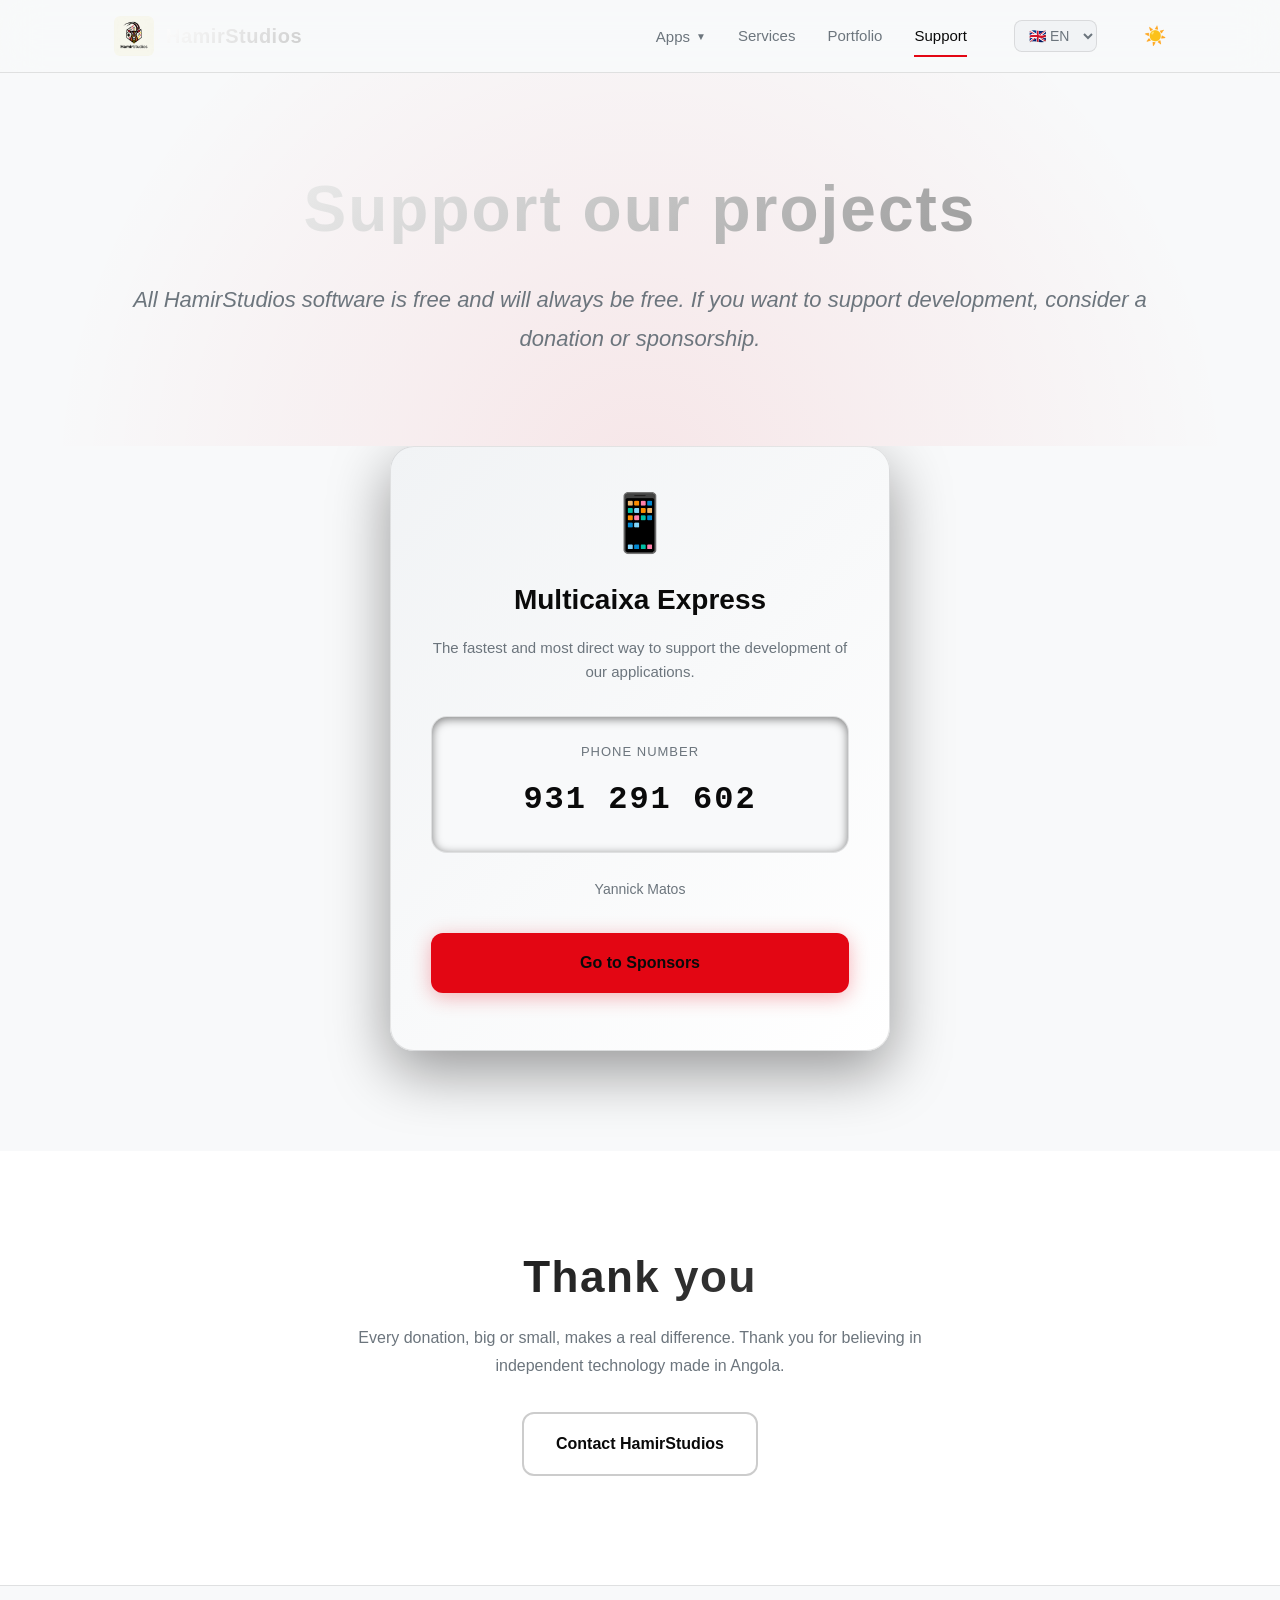
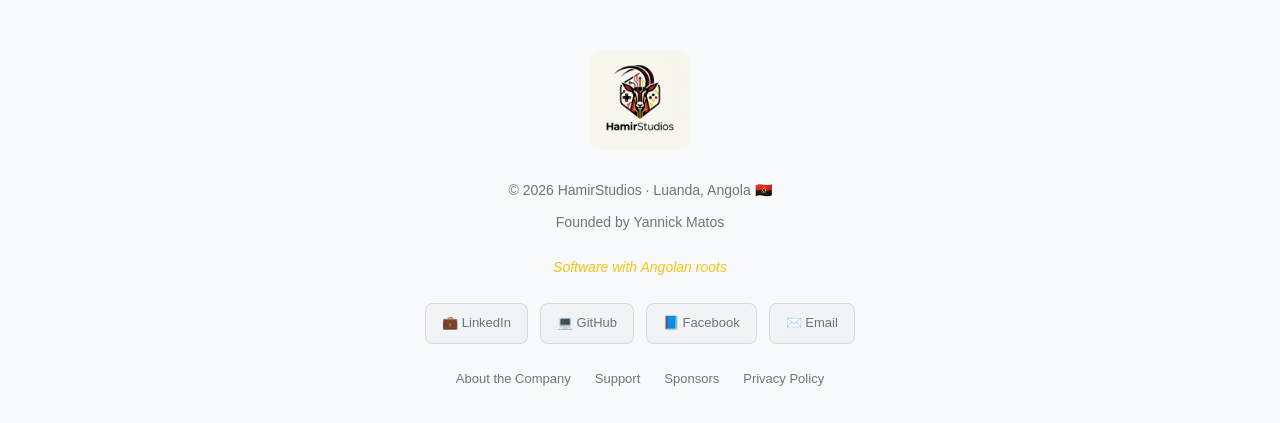
<file: apoie/index.html>
<!DOCTYPE html>
<html lang="pt">
<head>
  <meta charset="UTF-8">
  <meta name="viewport" content="width=device-width, initial-scale=1.0">
  <title>Apoie — HamirStudios</title>
  <link rel="icon" href="../assets/logo-hamir.jpeg">
  <link rel="stylesheet" href="../style.css">
  <style>
    .lang-selector { background: var(--dark-2); color: var(--text-muted); border: 1px solid var(--border); border-radius: 8px; padding: 6px 10px; font-size: 14px; font-weight: 500; cursor: pointer; outline: none; font-family: inherit; margin-left: 15px; }
    .lang-selector:hover { border-color: var(--red); color: var(--white); }
    
    /* Estilos específicos para o cartão Multicaixa */
    .mcx-card {
      background: linear-gradient(135deg, var(--dark-2) 0%, var(--dark-1) 100%);
      border-radius: 24px;
      padding: 48px 40px;
      border: 1px solid var(--border);
      max-width: 500px;
      margin: 0 auto;
      text-align: center;
      box-shadow: 0 20px 60px rgba(0, 0, 0, 0.4);
    }
    .mcx-icon {
      font-size: 56px;
      margin-bottom: 24px;
      display: inline-block;
      line-height: 1;
    }
    .mcx-title {
      font-size: 28px;
      font-weight: 800;
      color: var(--white);
      margin-bottom: 12px;
    }
    .mcx-desc {
      font-size: 15px;
      color: var(--text-muted);
      margin-bottom: 32px;
      line-height: 1.6;
    }
    .mcx-number-box {
      background: var(--black);
      padding: 24px;
      border-radius: 16px;
      border: 1px solid var(--border);
      margin-bottom: 24px;
      box-shadow: inset 0 2px 10px rgba(0,0,0,0.5);
    }
    .mcx-number-box p {
      font-size: 13px;
      color: var(--text-muted);
      margin-bottom: 8px;
      text-transform: uppercase;
      letter-spacing: 1px;
    }
    .mcx-number-box h2 {
      font-size: 32px;
      font-weight: 900;
      color: var(--white);
      font-family: monospace;
      letter-spacing: 2px;
      margin: 0;
    }
    .mcx-holder {
      font-size: 14px;
      color: var(--text-muted);
      margin-bottom: 32px;
      font-weight: 500;
    }
  </style>
</head>
<body>

<header class="site-header" id="header">
  <div class="container">
    <a href="../index.html" class="brand">
      <img src="../assets/logo-hamir.jpeg" alt="HamirStudios">
      <span class="brand-text">HamirStudios</span>
    </a>
    <nav class="site-nav">
      <div class="nav-dropdown">
        <button class="nav-dropdown-toggle" onclick="toggleDropdown(event)">Apps <span class="arrow">▼</span></button>
        <div class="nav-dropdown-menu">
          <a href="../onara-ai/">Onara.AI</a>
          <a href="../jurisao/">JurisAO</a>
          <a href="../muxima-player/">Muxima Player</a>
        </div>
      </div>
      <a href="../index.html#servicos" id="nav_services">Serviços</a>
      <a href="../index.html#portfolio" id="nav_portfolio">Portfólio</a>
      <a href="index.html" class="active" id="nav_contact">Apoie</a>
      
      <select class="lang-selector" id="langSelect" onchange="changeLang(this.value)">
        <option value="pt">🇵🇹 PT</option>
        <option value="en">🇬🇧 EN</option>
        <option value="fr">🇫🇷 FR</option>
        <option value="es">🇪🇸 ES</option>
      </select>
          <button class="theme-toggle" id="theme-toggle" aria-label="Alternar tema" title="Alternar modo claro/escuro">🌙</button>
</nav>
  </div>
</header>

<section class="hero" style="padding: 80px 0 40px;">
  <div class="container hero-content">
    <h1 id="apoie_title">Apoie os nossos projectos</h1>
    <p class="tagline" id="apoie_subtitle">Todo o software da HamirStudios é gratuito e será sempre gratuito. Se quiseres apoiar o desenvolvimento, considera uma doação ou patrocínio.</p>
  </div>
</section>

<section class="section" style="padding-top: 0;">
  <div class="container">
    <div class="mcx-card reveal">
      <div class="mcx-icon">📱</div>
      <h3 class="mcx-title" id="mcx_title">Multicaixa Express</h3>
      <p class="mcx-desc" id="mcx_desc">A forma mais rápida e directa de apoiar o desenvolvimento das nossas aplicações.</p>
      
      <div class="mcx-number-box">
        <p id="mcx_number_label">Número de Telefone</p>
        <h2>931 291 602</h2>
      </div>

      <p class="mcx-holder" id="mcx_holder">Yannick Matos</p>
      
      <a href="../patrocinadores/" class="btn btn-primary" style="width: 100%; padding: 16px; font-size: 16px;" id="apoie_btn">Ir para Patrocinadores</a>
    </div>
  </div>
</section>

<section class="section section-alt">
  <div class="container" style="text-align: center;">
    <h2 class="section-title reveal" id="obrigado_title">Obrigado</h2>
    <p style="margin-bottom: 32px; color: var(--text-muted); max-width: 600px; margin-left: auto; margin-right: auto;" id="obrigado_desc">
      Cada doação, grande ou pequena, faz uma diferença real. Obrigado por acreditares em tecnologia independente feita em Angola.
    </p>
    <a href="../contacto/" class="btn btn-secondary" id="contact_btn">Contactar a HamirStudios</a>
  </div>
</section>

<footer class="site-footer">
  <div class="container">
    <img src="../assets/logo-hamir.jpeg" class="footer-logo" alt="HamirStudios">
    <p class="footer-text">© 2026 HamirStudios · Luanda, Angola 🇦🇴</p>
    <p class="footer-text" id="footer_founder">Fundada por Yannick Matos</p>
    <p class="footer-slogan" id="footer_slogan">Software com raízes angolanas</p>
    <div class="footer-social">
      <a href="https://linkedin.com/in/yannickmatos" target="_blank" rel="noopener">💼 LinkedIn</a>
      <a href="https://github.com/matrixangola" target="_blank" rel="noopener">💻 GitHub</a>
      <a href="https://www.facebook.com/yannickdematos" target="_blank" rel="noopener">📘 Facebook</a>
      <a href="mailto:yannickmatos.ym@gmail.com">✉️ Email</a>
    </div>
    <div class="footer-links">
      <a href="../sobre/" id="footer_about">Sobre a Empresa</a>
      <a href="index.html" class="active" id="footer_support">Apoie</a>
      <a href="../patrocinadores/" id="footer_sponsors">Patrocinadores</a>
      <a href="../privacidade/" id="footer_privacy">Política de Privacidade</a>
    </div>
  </div>
</footer>

<script>
function toggleDropdown(event) {
  event.preventDefault();
  event.stopPropagation();
  const dropdown = event.currentTarget.closest('.nav-dropdown');
  if (dropdown) dropdown.classList.toggle('open');
}
document.addEventListener('click', () => {
  document.querySelectorAll('.nav-dropdown.open').forEach(d => d.classList.remove('open'));
});
window.addEventListener('scroll', () => {
  const header = document.getElementById('header');
  if (window.scrollY > 50) header.classList.add('scrolled');
  else header.classList.remove('scrolled');
});
const observer = new IntersectionObserver((entries) => {
  entries.forEach(entry => { if (entry.isIntersecting) entry.target.classList.add('visible'); });
}, { threshold: 0.1, rootMargin: '0px 0px -50px 0px' });
document.querySelectorAll('.reveal').forEach(el => observer.observe(el));

const translations = {
  pt: {
    nav_apps: "Apps", nav_services: "Serviços", nav_portfolio: "Portfólio", nav_contact: "Apoie",
    apoie_title: "Apoie os nossos projectos", apoie_subtitle: "Todo o software da HamirStudios é gratuito e será sempre gratuito. Se quiseres apoiar o desenvolvimento, considera uma doação ou patrocínio.",
    mcx_title: "Multicaixa Express", mcx_desc: "A forma mais rápida e directa de apoiar o desenvolvimento das nossas aplicações.",
    mcx_number_label: "Número de Telefone", mcx_holder: "Yannick Matos", apoie_btn: "Ir para Patrocinadores",
    obrigado_title: "Obrigado", obrigado_desc: "Cada doação, grande ou pequena, faz uma diferença real. Obrigado por acreditares em tecnologia independente feita em Angola.", contact_btn: "Contactar a HamirStudios",
    footer_founder: "Fundada por Yannick Matos", footer_slogan: "Software com raízes angolanas", footer_about: "Sobre a Empresa", footer_support: "Apoie", footer_sponsors: "Patrocinadores", footer_privacy: "Política de Privacidade"
  },
  en: {
    nav_apps: "Apps", nav_services: "Services", nav_portfolio: "Portfolio", nav_contact: "Support",
    apoie_title: "Support our projects", apoie_subtitle: "All HamirStudios software is free and will always be free. If you want to support development, consider a donation or sponsorship.",
    mcx_title: "Multicaixa Express", mcx_desc: "The fastest and most direct way to support the development of our applications.",
    mcx_number_label: "Phone Number", mcx_holder: "Yannick Matos", apoie_btn: "Go to Sponsors",
    obrigado_title: "Thank you", obrigado_desc: "Every donation, big or small, makes a real difference. Thank you for believing in independent technology made in Angola.", contact_btn: "Contact HamirStudios",
    footer_founder: "Founded by Yannick Matos", footer_slogan: "Software with Angolan roots", footer_about: "About the Company", footer_support: "Support", footer_sponsors: "Sponsors", footer_privacy: "Privacy Policy"
  },
  fr: {
    nav_apps: "Apps", nav_services: "Services", nav_portfolio: "Portfolio", nav_contact: "Soutenir",
    apoie_title: "Soutenez nos projets", apoie_subtitle: "Tous les logiciels de HamirStudios sont gratuits et le resteront toujours. Si vous souhaitez soutenir le développement, envisagez un don ou un parrainage.",
    mcx_title: "Multicaixa Express", mcx_desc: "Le moyen le plus rapide et le plus direct de soutenir le développement de nos applications.",
    mcx_number_label: "Numéro de téléphone", mcx_holder: "Yannick Matos", apoie_btn: "Aller aux Sponsors",
    obrigado_title: "Merci", obrigado_desc: "Chaque don, petit ou grand, fait une vraie différence. Merci de croire en une technologie indépendante fabriquée en Angola.", contact_btn: "Contacter HamirStudios",
    footer_founder: "Fondé par Yannick Matos", footer_slogan: "Logiciel aux racines angolaises", footer_about: "À propos de l'entreprise", footer_support: "Soutenir", footer_sponsors: "Sponsors", footer_privacy: "Politique de Confidentialité"
  },
  es: {
    nav_apps: "Apps", nav_services: "Servicios", nav_portfolio: "Portafolio", nav_contact: "Apoyar",
    apoie_title: "Apoya nuestros proyectos", apoie_subtitle: "Todo el software de HamirStudios es gratuito y siempre lo será. Si quieres apoyar el desarrollo, considera una donación o patrocinio.",
    mcx_title: "Multicaixa Express", mcx_desc: "La forma más rápida y directa de apoyar el desarrollo de nuestras aplicaciones.",
    mcx_number_label: "Número de Teléfono", mcx_holder: "Yannick Matos", apoie_btn: "Ir a Patrocinadores",
    obrigado_title: "Gracias", obrigado_desc: "Cada donación, grande o pequeña, marca una diferencia real. Gracias por creer en la tecnología independiente hecha en Angola.", contact_btn: "Contactar a HamirStudios",
    footer_founder: "Fundado por Yannick Matos", footer_slogan: "Software con raíces angoleñas", footer_about: "Sobre la Empresa", footer_support: "Apoyar", footer_sponsors: "Patrocinadores", footer_privacy: "Política de Privacidad"
  }
};

function changeLang(lang) {
  localStorage.setItem('preferredLang', lang);
  const t = translations[lang];
  if (!t) return;
  document.documentElement.lang = lang;
  for (const id in t) {
    const el = document.getElementById(id);
    if (el) {
      if (id === 'nav_apps') { el.innerHTML = `${t[id]} <span class="arrow">▼</span>`; }
      else { el.innerHTML = t[id]; }
    }
  }
  const select = document.getElementById('langSelect');
  if (select) select.value = lang;
}

document.addEventListener('DOMContentLoaded', () => {
  let savedLang = localStorage.getItem('preferredLang');
  let browserLang = navigator.language.slice(0, 2);
  let langToLoad = savedLang || (['pt', 'en', 'fr', 'es'].includes(browserLang) ? browserLang : 'pt');
  changeLang(langToLoad);
});
</script>

<script>
  // Lógica do Tema
  (function() {
    const currentTheme = localStorage.getItem('theme') || 'light'; // Padrão é 'light'
    if (currentTheme === 'light') {
      document.body.classList.add('light-mode');
    }
    
    // Atualizar o ícone do botão assim que o DOM carregar
    document.addEventListener('DOMContentLoaded', () => {
      const toggleBtn = document.getElementById('theme-toggle');
      if (toggleBtn) {
        toggleBtn.textContent = document.body.classList.contains('light-mode') ? '☀️' : '🌙';
        
        toggleBtn.addEventListener('click', () => {
          document.body.classList.toggle('light-mode');
          const isLight = document.body.classList.contains('light-mode');
          
          // Mudar o ícone
          toggleBtn.textContent = isLight ? '☀️' : '🌙';
          
          // Guardar a preferência
          localStorage.setItem('theme', isLight ? 'light' : 'dark');
        });
      }
    });
  })();
</script>
</body>
</html>
</file>
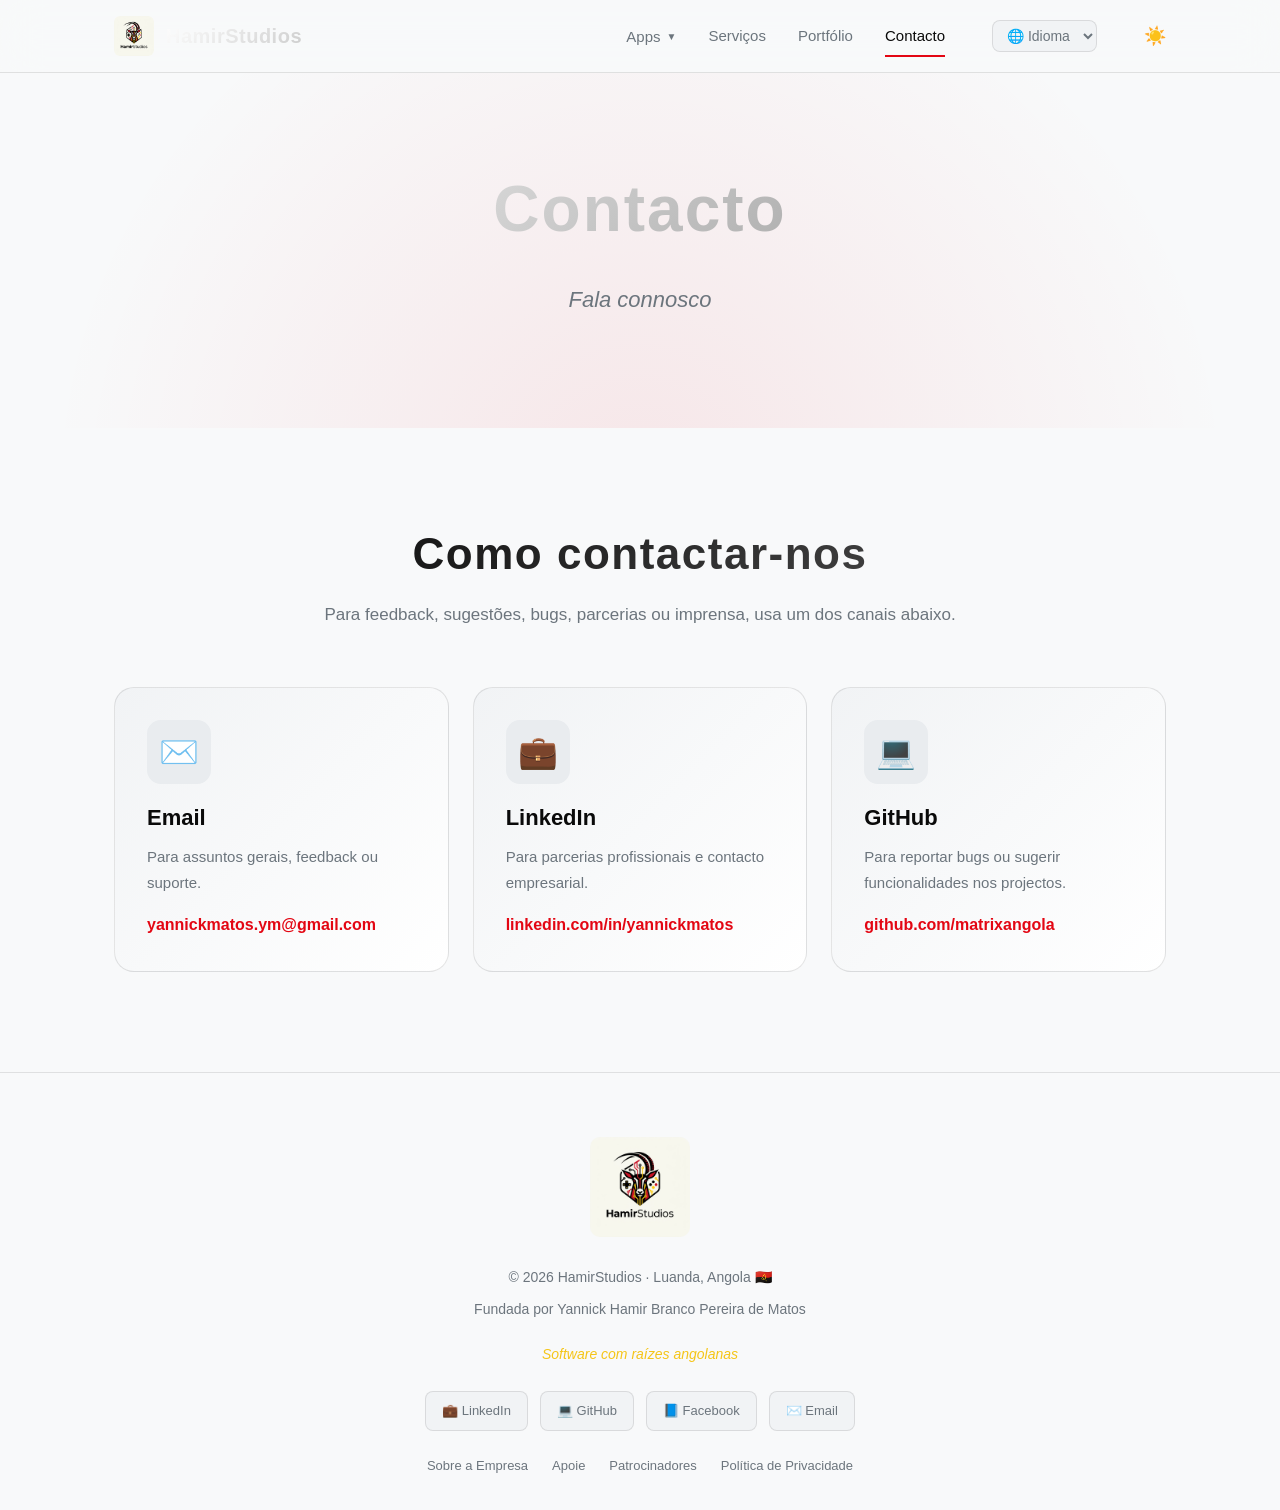
<file: contacto/index.html>
<!DOCTYPE html>
<html lang="pt">
<head>
  <meta charset="UTF-8">
  <meta name="viewport" content="width=device-width, initial-scale=1.0">
  <title>Contacto — HamirStudios</title>
  <link rel="icon" href="../assets/logoonara.png">
  <link rel="stylesheet" href="../style.css">
      <style>
    .lang-selector { background: var(--dark-2); color: var(--text-muted); border: 1px solid var(--border); border-radius: 8px; padding: 6px 10px; font-size: 14px; font-weight: 500; cursor: pointer; outline: none; font-family: inherit; transition: border-color 0.2s; margin-left: 15px; }
    .lang-selector:hover, .lang-selector:focus { border-color: var(--red); color: var(--white); }
    .goog-te-banner-frame { display: none !important; }
    body { top: 0 !important; }
    #goog-gt-tt, .goog-te-balloon-frame { display: none !important; }
    .goog-text-highlight { background: none !important; box-shadow: none !important; }
  </style>
</head>
<body>

<header class="site-header" id="header">
  <div class="container">
    <a href="../index.html" class="brand">
      <img src="../assets/logo-hamir.jpeg" alt="HamirStudios">
      <span class="brand-text">HamirStudios</span>
    </a>
    <nav class="site-nav">
      <div class="nav-dropdown">
        <button class="nav-dropdown-toggle" onclick="toggleDropdown(event)">
          Apps <span class="arrow">▼</span>
        </button>
        <div class="nav-dropdown-menu">
          <a href="../onara-ai/">Onara.AI <span class="status live">Publicado</span></a>
          <a href="../jurisao/">JurisAO <span class="status">Em dev</span></a>
          <a href="../muxima-player/">Muxima Player <span class="status">Em dev</span></a>
        </div>
      </div>
      <a href="../index.html#servicos">Serviços</a>
      <a href="../index.html#portfolio">Portfólio</a>
      <a href="index.html" class="active">Contacto</a>
          <select class="lang-selector" onchange="doGTranslate(this.value);">
        <option value="">🌐 Idioma</option>
        <option value="pt">🇵🇹 PT</option>
        <option value="en">🇬🇧 EN</option>
        <option value="fr">🇫🇷 FR</option>
        <option value="es">🇪🇸 ES</option>
      </select>
          <button class="theme-toggle" id="theme-toggle" aria-label="Alternar tema" title="Alternar modo claro/escuro">🌙</button>
</nav>
  </div>
</header>

<section class="hero" style="padding: 80px 0 60px;">
  <div class="container hero-content">
    <h1>Contacto</h1>
    <p class="tagline">Fala connosco</p>
  </div>
</section>

<section class="section">
  <div class="container">
    <h2 class="section-title reveal">Como contactar-nos</h2>
    <p class="section-subtitle reveal">Para feedback, sugestões, bugs, parcerias ou imprensa, usa um dos canais abaixo.</p>

    <div class="card-grid">
      <article class="card reveal">
        <div class="card-icon" style="background: var(--dark-3); display:flex; align-items:center; justify-content:center; font-size:32px;">✉️</div>
        <h3>Email</h3>
        <p>Para assuntos gerais, feedback ou suporte.</p>
        <a href="mailto:yannickmatos.ym@gmail.com" class="card-link">yannickmatos.ym@gmail.com</a>
      </article>

      <article class="card reveal">
        <div class="card-icon" style="background: var(--dark-3); display:flex; align-items:center; justify-content:center; font-size:32px;">💼</div>
        <h3>LinkedIn</h3>
        <p>Para parcerias profissionais e contacto empresarial.</p>
        <a href="https://linkedin.com/in/yannickmatos" target="_blank" rel="noopener" class="card-link">linkedin.com/in/yannickmatos</a>
      </article>

      <article class="card reveal">
        <div class="card-icon" style="background: var(--dark-3); display:flex; align-items:center; justify-content:center; font-size:32px;">💻</div>
        <h3>GitHub</h3>
        <p>Para reportar bugs ou sugerir funcionalidades nos projectos.</p>
        <a href="https://github.com/matrixangola" target="_blank" rel="noopener" class="card-link">github.com/matrixangola</a>
      </article>
    </div>
  </div>
</section>

<footer class="site-footer">
  <div class="container">
    <img src="../assets/logo-hamir.jpeg" class="footer-logo" alt="HamirStudios">
    <p class="footer-text">© 2026 HamirStudios · Luanda, Angola 🇦🇴</p>
    <p class="footer-text">Fundada por Yannick Hamir Branco Pereira de Matos</p>
    <p class="footer-slogan">Software com raízes angolanas</p>
    <div class="footer-social">
      <a href="https://linkedin.com/in/yannickmatos" target="_blank" rel="noopener">💼 LinkedIn</a>
      <a href="https://github.com/matrixangola" target="_blank" rel="noopener">💻 GitHub</a>
      <a href="https://www.facebook.com/yannickdematos" target="_blank" rel="noopener">📘 Facebook</a>
      <a href="mailto:yannickmatos.ym@gmail.com">✉️ Email</a>
    </div>

    <div class="footer-links">
      <a href="../sobre/">Sobre a Empresa</a>
      <a href="../apoie/">Apoie</a>
      <a href="../patrocinadores/">Patrocinadores</a>
      <a href="../privacidade/">Política de Privacidade</a>
    </div>
  </div>
</footer>

<script>
function toggleDropdown(event) {
  event.preventDefault();
  event.stopPropagation();
  const dropdown = event.currentTarget.closest('.nav-dropdown');
  if (dropdown) dropdown.classList.toggle('open');
}
document.addEventListener('click', () => {
  document.querySelectorAll('.nav-dropdown.open').forEach(d => d.classList.remove('open'));
});
window.addEventListener('scroll', () => {
  const header = document.getElementById('header');
  if (window.scrollY > 50) header.classList.add('scrolled');
  else header.classList.remove('scrolled');
});
const observer = new IntersectionObserver((entries) => {
  entries.forEach(entry => { if (entry.isIntersecting) entry.target.classList.add('visible'); });
}, { threshold: 0.1, rootMargin: '0px 0px -50px 0px' });
document.querySelectorAll('.reveal').forEach(el => observer.observe(el));
</script>

<script type="text/javascript">
function googleTranslateElementInit() { new google.translate.TranslateElement({pageLanguage: 'pt', autoDisplay: false}, 'google_translate_element'); }
function doGTranslate(lang_pair) {
  if(lang_pair == 'pt' || lang_pair == '') { document.cookie = "googtrans=; expires=Thu, 01 Jan 1970 00:00:00 UTC; path=/;"; document.cookie = "googtrans=; expires=Thu, 01 Jan 1970 00:00:00 UTC; path=/; domain=" + location.hostname; location.reload(); return; }
  var teCombo; var sel = document.getElementsByTagName('select');
  for(var i = 0; i < sel.length; i++) if(sel[i].className == 'goog-te-combo') teCombo = sel[i];
  if(document.getElementById('google_translate_element') == null ) return;
  if(document.getElementById('google_translate_element').innerHTML.length == 0 || teCombo.length == 0 || teCombo.innerHTML.length == 0) { setTimeout(function(){doGTranslate(lang_pair)},500) } else { teCombo.value = lang_pair; if(document.createEvent) { var evt = document.createEvent("HTMLEvents"); evt.initEvent("change", true, true); teCombo.dispatchEvent(evt); } else { teCombo.fireEvent("onchange"); } }
}
document.addEventListener('DOMContentLoaded', () => { var div = document.createElement('div'); div.id = 'google_translate_element'; div.style.display = 'none'; document.body.appendChild(div); var script = document.createElement('script'); script.type = 'text/javascript'; script.src = 'https://translate.google.com/translate_a/element.js?cb=googleTranslateElementInit'; document.body.appendChild(script); });
</script>
<script>
  // Lógica do Tema
  (function() {
    const currentTheme = localStorage.getItem('theme') || 'light'; // Padrão é 'light'
    if (currentTheme === 'light') {
      document.body.classList.add('light-mode');
    }
    
    // Atualizar o ícone do botão assim que o DOM carregar
    document.addEventListener('DOMContentLoaded', () => {
      const toggleBtn = document.getElementById('theme-toggle');
      if (toggleBtn) {
        toggleBtn.textContent = document.body.classList.contains('light-mode') ? '☀️' : '🌙';
        
        toggleBtn.addEventListener('click', () => {
          document.body.classList.toggle('light-mode');
          const isLight = document.body.classList.contains('light-mode');
          
          // Mudar o ícone
          toggleBtn.textContent = isLight ? '☀️' : '🌙';
          
          // Guardar a preferência
          localStorage.setItem('theme', isLight ? 'light' : 'dark');
        });
      }
    });
  })();
</script>
</body>
</html>
</file>
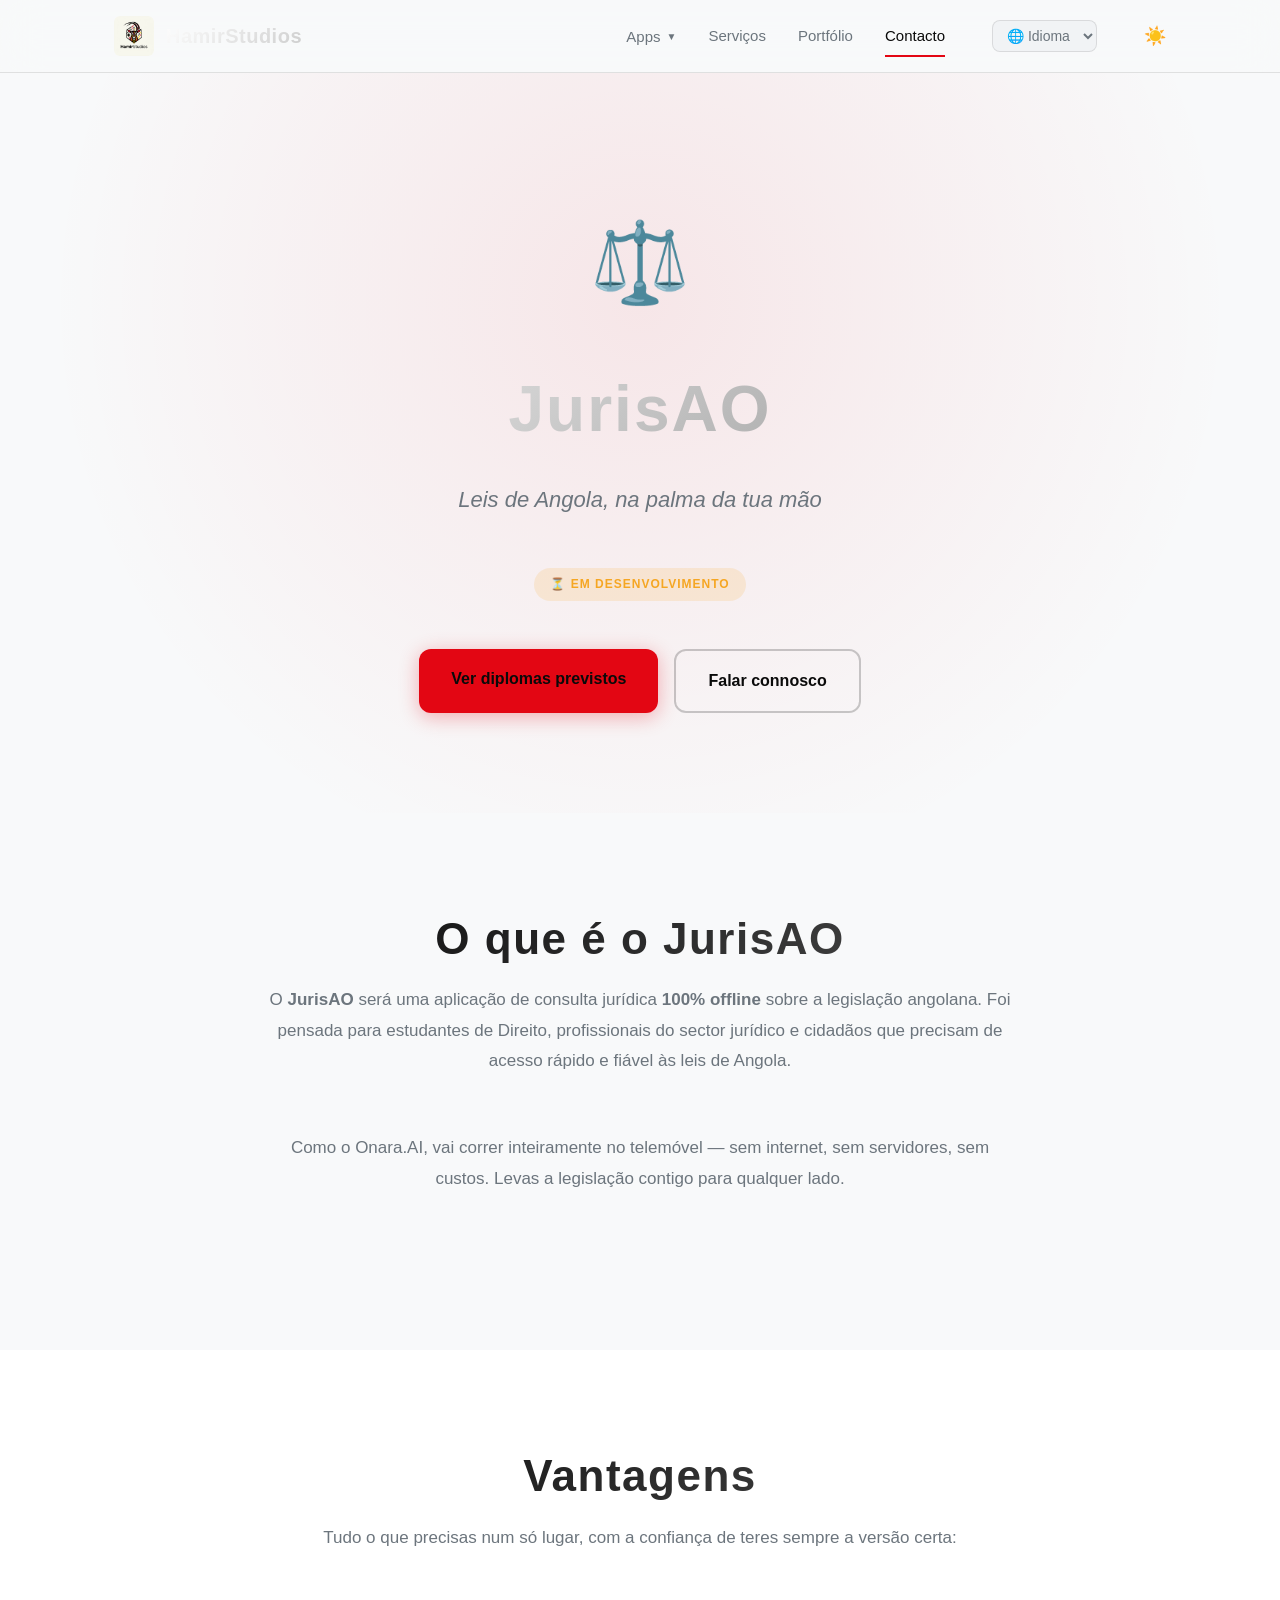
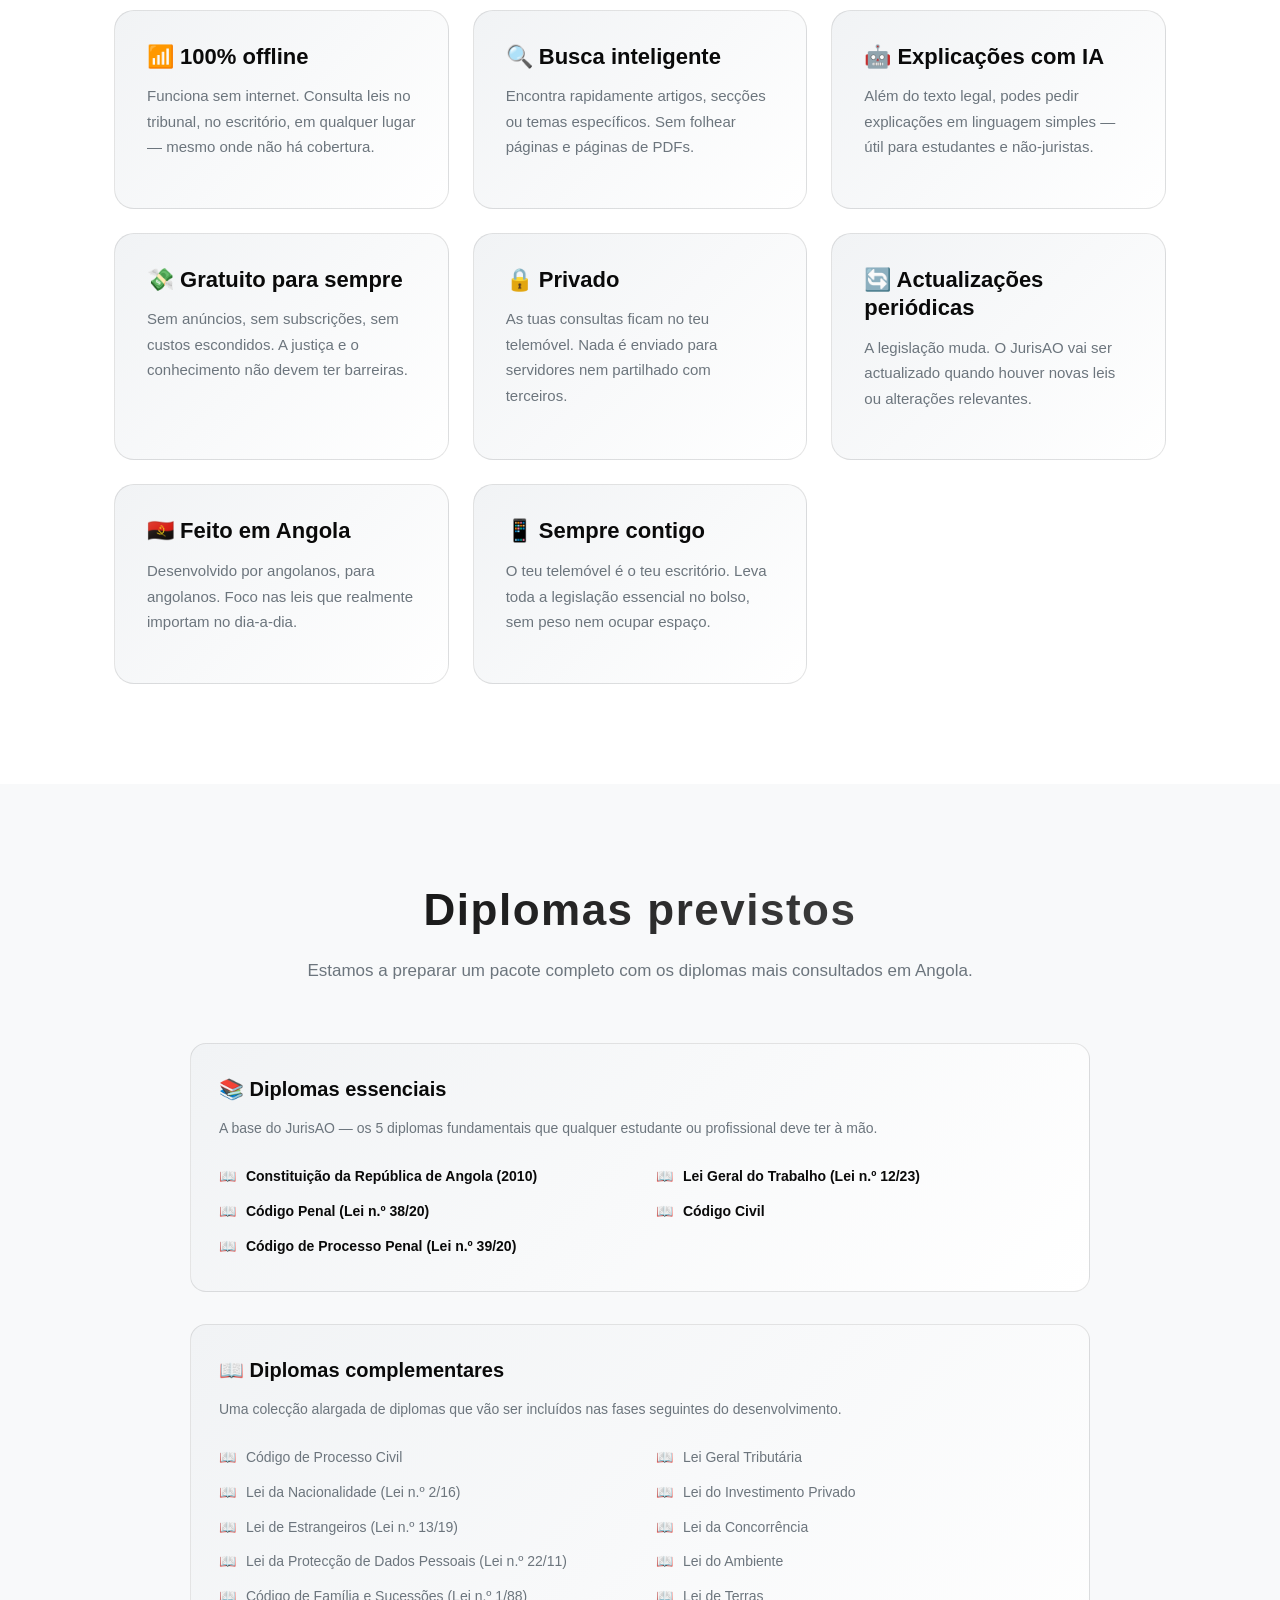
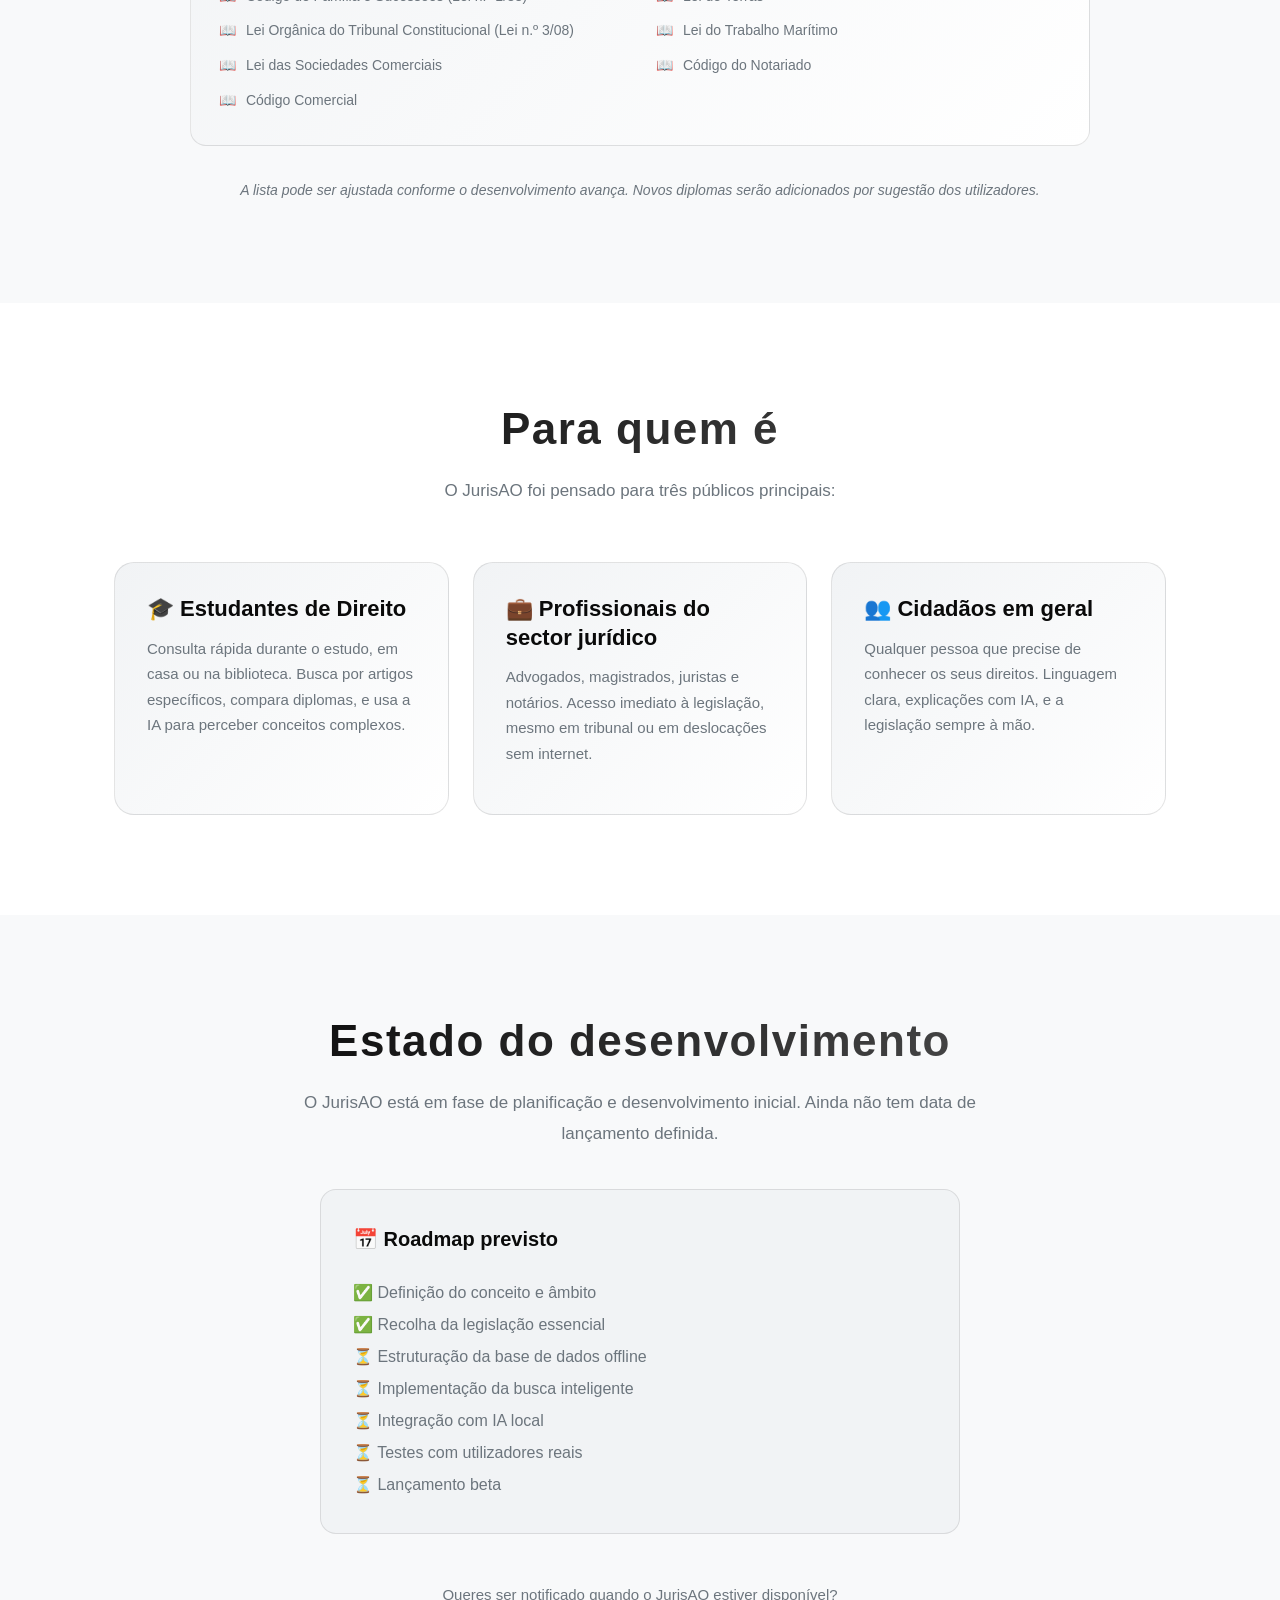
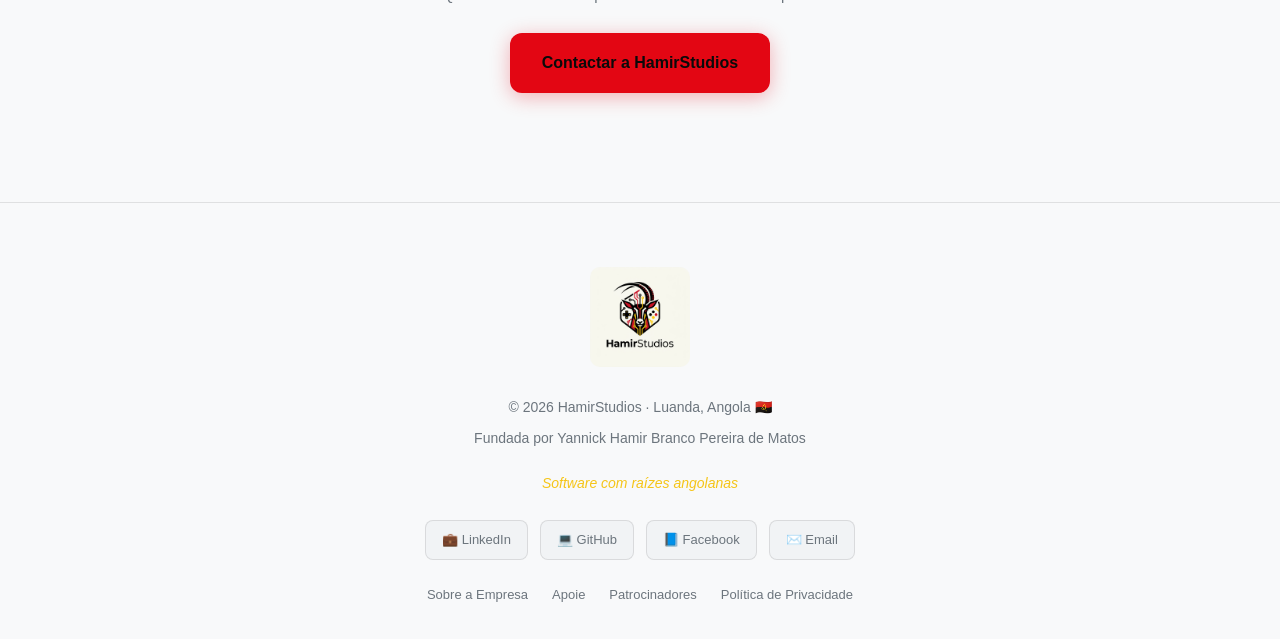
<file: jurisao/index.html>
<!DOCTYPE html>
<html lang="pt">
<head>
  <meta charset="UTF-8">
  <meta name="viewport" content="width=device-width, initial-scale=1.0">
  <title>JurisAO — Leis de Angola offline</title>
  <meta name="description" content="JurisAO — aplicação de consulta jurídica offline sobre a legislação angolana. Constituição, Código Penal, Código de Processo Penal e mais. Em desenvolvimento.">
  <link rel="icon" href="../assets/logoonara.png">
  <link rel="stylesheet" href="../style.css">
  <style>
    .badge-dev {
      display: inline-block;
      padding: 6px 16px;
      border-radius: 20px;
      background: rgba(245, 165, 35, 0.15);
      color: #F5A623;
      font-size: 12px;
      font-weight: 700;
      letter-spacing: 1px;
      text-transform: uppercase;
      margin-bottom: 24px;
    }
    .juris-card {
      background: linear-gradient(135deg, var(--dark-2) 0%, var(--dark-1) 100%);
      border-radius: 16px;
      padding: 28px;
      border: 1px solid var(--border);
      text-align: left;
      transition: transform 0.3s, border-color 0.3s, box-shadow 0.3s;
    }
    .juris-card:hover {
      transform: translateY(-4px);
      border-color: rgba(43, 95, 152, 0.4);
      box-shadow: 0 16px 40px rgba(43, 95, 152, 0.2);
    }
    .juris-card h3 {
      color: var(--white);
      font-size: 20px;
      font-weight: 700;
      margin-bottom: 10px;
    }
    .juris-card p {
      color: var(--text-muted);
      font-size: 14px;
      line-height: 1.6;
      margin: 0;
    }
    .diploma-list {
      columns: 2;
      column-gap: 32px;
      list-style: none;
      padding: 0;
      margin: 0;
    }
    .diploma-list li {
      color: var(--text-muted);
      font-size: 14px;
      line-height: 1.9;
      padding: 4px 0;
      break-inside: avoid;
    }
    .diploma-list li::before {
      content: '📖 ';
      margin-right: 6px;
    }
    .diploma-essential {
      color: var(--white) !important;
      font-weight: 600;
    }
    @media (max-width: 768px) {
      .diploma-list {
        columns: 1;
      }
    }
  </style>
      <style>
    .lang-selector { background: var(--dark-2); color: var(--text-muted); border: 1px solid var(--border); border-radius: 8px; padding: 6px 10px; font-size: 14px; font-weight: 500; cursor: pointer; outline: none; font-family: inherit; transition: border-color 0.2s; margin-left: 15px; }
    .lang-selector:hover, .lang-selector:focus { border-color: var(--red); color: var(--white); }
    .goog-te-banner-frame { display: none !important; }
    body { top: 0 !important; }
    #goog-gt-tt, .goog-te-balloon-frame { display: none !important; }
    .goog-text-highlight { background: none !important; box-shadow: none !important; }
  </style>
</head>
<body>

<header class="site-header" id="header">
  <div class="container">
    <a href="../index.html" class="brand">
      <img src="../assets/logo-hamir.jpeg" alt="HamirStudios">
      <span class="brand-text">HamirStudios</span>
    </a>
    <nav class="site-nav">
      <div class="nav-dropdown">
        <button class="nav-dropdown-toggle" onclick="toggleDropdown(event)">
          Apps <span class="arrow">▼</span>
        </button>
        <div class="nav-dropdown-menu">
          <a href="../onara-ai/">Onara.AI <span class="status live">Publicado</span></a>
          <a href="../jurisao/">JurisAO <span class="status">Em dev</span></a>
          <a href="../muxima-player/">Muxima Player <span class="status">Em dev</span></a>
        </div>
      </div>
      <a href="../index.html#servicos">Serviços</a>
      <a href="../index.html#portfolio">Portfólio</a>
      <a href="index.html" class="active">Contacto</a>
          <select class="lang-selector" onchange="doGTranslate(this.value);">
        <option value="">🌐 Idioma</option>
        <option value="pt">🇵🇹 PT</option>
        <option value="en">🇬🇧 EN</option>
        <option value="fr">🇫🇷 FR</option>
        <option value="es">🇪🇸 ES</option>
      </select>
          <button class="theme-toggle" id="theme-toggle" aria-label="Alternar tema" title="Alternar modo claro/escuro">🌙</button>
</nav>
  </div>
</header>

<section class="hero">
  <div class="container hero-content">
    <div style="font-size: 80px; margin-bottom: 20px;">⚖️</div>
    <h1>JurisAO</h1>
    <p class="tagline">Leis de Angola, na palma da tua mão</p>
    <span class="badge-dev">⏳ Em desenvolvimento</span>
    <div class="cta-buttons" style="margin-top: 24px;">
      <a href="#diplomas" class="btn btn-primary">Ver diplomas previstos</a>
      <a href="../contacto/" class="btn btn-secondary">Falar connosco</a>
    </div>
  </div>
</section>

<section class="section">
  <div class="container">
    <h2 class="section-title reveal">O que é o JurisAO</h2>
    <p class="section-subtitle reveal">
      O <strong>JurisAO</strong> será uma aplicação de consulta jurídica <strong>100% offline</strong> sobre a legislação angolana. Foi pensada para estudantes de Direito, profissionais do sector jurídico e cidadãos que precisam de acesso rápido e fiável às leis de Angola.
    </p>
    <p class="section-subtitle reveal">
      Como o Onara.AI, vai correr inteiramente no telemóvel — sem internet, sem servidores, sem custos. Levas a legislação contigo para qualquer lado.
    </p>
  </div>
</section>

<section class="section section-alt">
  <div class="container">
    <h2 class="section-title reveal">Vantagens</h2>
    <p class="section-subtitle reveal">
      Tudo o que precisas num só lugar, com a confiança de teres sempre a versão certa:
    </p>

    <div class="card-grid">
      <div class="card reveal">
        <h3>📶 100% offline</h3>
        <p>Funciona sem internet. Consulta leis no tribunal, no escritório, em qualquer lugar — mesmo onde não há cobertura.</p>
      </div>
      <div class="card reveal">
        <h3>🔍 Busca inteligente</h3>
        <p>Encontra rapidamente artigos, secções ou temas específicos. Sem folhear páginas e páginas de PDFs.</p>
      </div>
      <div class="card reveal">
        <h3>🤖 Explicações com IA</h3>
        <p>Além do texto legal, podes pedir explicações em linguagem simples — útil para estudantes e não-juristas.</p>
      </div>
      <div class="card reveal">
        <h3>💸 Gratuito para sempre</h3>
        <p>Sem anúncios, sem subscrições, sem custos escondidos. A justiça e o conhecimento não devem ter barreiras.</p>
      </div>
      <div class="card reveal">
        <h3>🔒 Privado</h3>
        <p>As tuas consultas ficam no teu telemóvel. Nada é enviado para servidores nem partilhado com terceiros.</p>
      </div>
      <div class="card reveal">
        <h3>🔄 Actualizações periódicas</h3>
        <p>A legislação muda. O JurisAO vai ser actualizado quando houver novas leis ou alterações relevantes.</p>
      </div>
      <div class="card reveal">
        <h3>🇦🇴 Feito em Angola</h3>
        <p>Desenvolvido por angolanos, para angolanos. Foco nas leis que realmente importam no dia-a-dia.</p>
      </div>
      <div class="card reveal">
        <h3>📱 Sempre contigo</h3>
        <p>O teu telemóvel é o teu escritório. Leva toda a legislação essencial no bolso, sem peso nem ocupar espaço.</p>
      </div>
    </div>
  </div>
</section>

<section class="section" id="diplomas">
  <div class="container">
    <h2 class="section-title reveal">Diplomas previstos</h2>
    <p class="section-subtitle reveal">
      Estamos a preparar um pacote completo com os diplomas mais consultados em Angola.
    </p>

    <div class="juris-card reveal" style="max-width: 900px; margin: 0 auto 32px;">
      <h3>📚 Diplomas essenciais</h3>
      <p style="margin-bottom: 20px;">A base do JurisAO — os 5 diplomas fundamentais que qualquer estudante ou profissional deve ter à mão.</p>
      <ul class="diploma-list">
        <li class="diploma-essential">Constituição da República de Angola (2010)</li>
        <li class="diploma-essential">Código Penal (Lei n.º 38/20)</li>
        <li class="diploma-essential">Código de Processo Penal (Lei n.º 39/20)</li>
        <li class="diploma-essential">Lei Geral do Trabalho (Lei n.º 12/23)</li>
        <li class="diploma-essential">Código Civil</li>
      </ul>
    </div>

    <div class="juris-card reveal" style="max-width: 900px; margin: 0 auto;">
      <h3>📖 Diplomas complementares</h3>
      <p style="margin-bottom: 20px;">Uma colecção alargada de diplomas que vão ser incluídos nas fases seguintes do desenvolvimento.</p>
      <ul class="diploma-list">
        <li>Código de Processo Civil</li>
        <li>Lei da Nacionalidade (Lei n.º 2/16)</li>
        <li>Lei de Estrangeiros (Lei n.º 13/19)</li>
        <li>Lei da Protecção de Dados Pessoais (Lei n.º 22/11)</li>
        <li>Código de Família e Sucessões (Lei n.º 1/88)</li>
        <li>Lei Orgânica do Tribunal Constitucional (Lei n.º 3/08)</li>
        <li>Lei das Sociedades Comerciais</li>
        <li>Código Comercial</li>
        <li>Lei Geral Tributária</li>
        <li>Lei do Investimento Privado</li>
        <li>Lei da Concorrência</li>
        <li>Lei do Ambiente</li>
        <li>Lei de Terras</li>
        <li>Lei do Trabalho Marítimo</li>
        <li>Código do Notariado</li>
      </ul>
    </div>

    <p class="reveal" style="text-align: center; margin-top: 32px; color: var(--text-muted); font-size: 14px; font-style: italic;">
      A lista pode ser ajustada conforme o desenvolvimento avança. Novos diplomas serão adicionados por sugestão dos utilizadores.
    </p>
  </div>
</section>

<section class="section section-alt">
  <div class="container">
    <h2 class="section-title reveal">Para quem é</h2>
    <p class="section-subtitle reveal">
      O JurisAO foi pensado para três públicos principais:
    </p>

    <div class="card-grid">
      <div class="card reveal">
        <h3>🎓 Estudantes de Direito</h3>
        <p>Consulta rápida durante o estudo, em casa ou na biblioteca. Busca por artigos específicos, compara diplomas, e usa a IA para perceber conceitos complexos.</p>
      </div>
      <div class="card reveal">
        <h3>💼 Profissionais do sector jurídico</h3>
        <p>Advogados, magistrados, juristas e notários. Acesso imediato à legislação, mesmo em tribunal ou em deslocações sem internet.</p>
      </div>
      <div class="card reveal">
        <h3>👥 Cidadãos em geral</h3>
        <p>Qualquer pessoa que precise de conhecer os seus direitos. Linguagem clara, explicações com IA, e a legislação sempre à mão.</p>
      </div>
    </div>
  </div>
</section>

<section class="section">
  <div class="container" style="text-align: center;">
    <h2 class="section-title reveal">Estado do desenvolvimento</h2>
    <p class="section-subtitle reveal" style="margin: 0 auto 40px;">
      O JurisAO está em fase de planificação e desenvolvimento inicial. Ainda não tem data de lançamento definida.
    </p>

    <div class="info-box reveal" style="max-width: 640px;">
      <h3>📅 Roadmap previsto</h3>
      <ul style="color: var(--text-muted); line-height: 2; padding-left: 24px; margin: 0; list-style: none; padding-left: 0;">
        <li>✅ Definição do conceito e âmbito</li>
        <li>✅ Recolha da legislação essencial</li>
        <li>⏳ Estruturação da base de dados offline</li>
        <li>⏳ Implementação da busca inteligente</li>
        <li>⏳ Integração com IA local</li>
        <li>⏳ Testes com utilizadores reais</li>
        <li>⏳ Lançamento beta</li>
      </ul>
    </div>

    <div class="reveal" style="margin-top: 48px;">
      <p style="color: var(--text-muted); font-size: 15px; margin-bottom: 24px;">
        Queres ser notificado quando o JurisAO estiver disponível?
      </p>
      <a href="../contacto/" class="btn btn-primary">Contactar a HamirStudios</a>
    </div>
  </div>
</section>

<footer class="site-footer">
  <div class="container">
    <img src="../assets/logo-hamir.jpeg" class="footer-logo" alt="HamirStudios">
    <p class="footer-text">© 2026 HamirStudios · Luanda, Angola 🇦🇴</p>
    <p class="footer-text">Fundada por Yannick Hamir Branco Pereira de Matos</p>
    <p class="footer-slogan">Software com raízes angolanas</p>
    <div class="footer-social">
      <a href="https://linkedin.com/in/yannickmatos" target="_blank" rel="noopener">💼 LinkedIn</a>
      <a href="https://github.com/matrixangola" target="_blank" rel="noopener">💻 GitHub</a>
      <a href="https://www.facebook.com/yannickdematos" target="_blank" rel="noopener">📘 Facebook</a>
      <a href="mailto:yannickmatos.ym@gmail.com">✉️ Email</a>
    </div>
    <div class="footer-links">
      <a href="../sobre/">Sobre a Empresa</a>
      <a href="../apoie/">Apoie</a>
      <a href="../patrocinadores/">Patrocinadores</a>
      <a href="../privacidade/">Política de Privacidade</a>
    </div>
  </div>
</footer>

<script src="../toggleDropdown.js"></script>

<script type="text/javascript">
function googleTranslateElementInit() { new google.translate.TranslateElement({pageLanguage: 'pt', autoDisplay: false}, 'google_translate_element'); }
function doGTranslate(lang_pair) {
  if(lang_pair == 'pt' || lang_pair == '') { document.cookie = "googtrans=; expires=Thu, 01 Jan 1970 00:00:00 UTC; path=/;"; document.cookie = "googtrans=; expires=Thu, 01 Jan 1970 00:00:00 UTC; path=/; domain=" + location.hostname; location.reload(); return; }
  var teCombo; var sel = document.getElementsByTagName('select');
  for(var i = 0; i < sel.length; i++) if(sel[i].className == 'goog-te-combo') teCombo = sel[i];
  if(document.getElementById('google_translate_element') == null ) return;
  if(document.getElementById('google_translate_element').innerHTML.length == 0 || teCombo.length == 0 || teCombo.innerHTML.length == 0) { setTimeout(function(){doGTranslate(lang_pair)},500) } else { teCombo.value = lang_pair; if(document.createEvent) { var evt = document.createEvent("HTMLEvents"); evt.initEvent("change", true, true); teCombo.dispatchEvent(evt); } else { teCombo.fireEvent("onchange"); } }
}
document.addEventListener('DOMContentLoaded', () => { var div = document.createElement('div'); div.id = 'google_translate_element'; div.style.display = 'none'; document.body.appendChild(div); var script = document.createElement('script'); script.type = 'text/javascript'; script.src = 'https://translate.google.com/translate_a/element.js?cb=googleTranslateElementInit'; document.body.appendChild(script); });
</script>
<script>
  // Lógica do Tema
  (function() {
    const currentTheme = localStorage.getItem('theme') || 'light'; // Padrão é 'light'
    if (currentTheme === 'light') {
      document.body.classList.add('light-mode');
    }
    
    // Atualizar o ícone do botão assim que o DOM carregar
    document.addEventListener('DOMContentLoaded', () => {
      const toggleBtn = document.getElementById('theme-toggle');
      if (toggleBtn) {
        toggleBtn.textContent = document.body.classList.contains('light-mode') ? '☀️' : '🌙';
        
        toggleBtn.addEventListener('click', () => {
          document.body.classList.toggle('light-mode');
          const isLight = document.body.classList.contains('light-mode');
          
          // Mudar o ícone
          toggleBtn.textContent = isLight ? '☀️' : '🌙';
          
          // Guardar a preferência
          localStorage.setItem('theme', isLight ? 'light' : 'dark');
        });
      }
    });
  })();
</script>
</body>
</html>
</file>
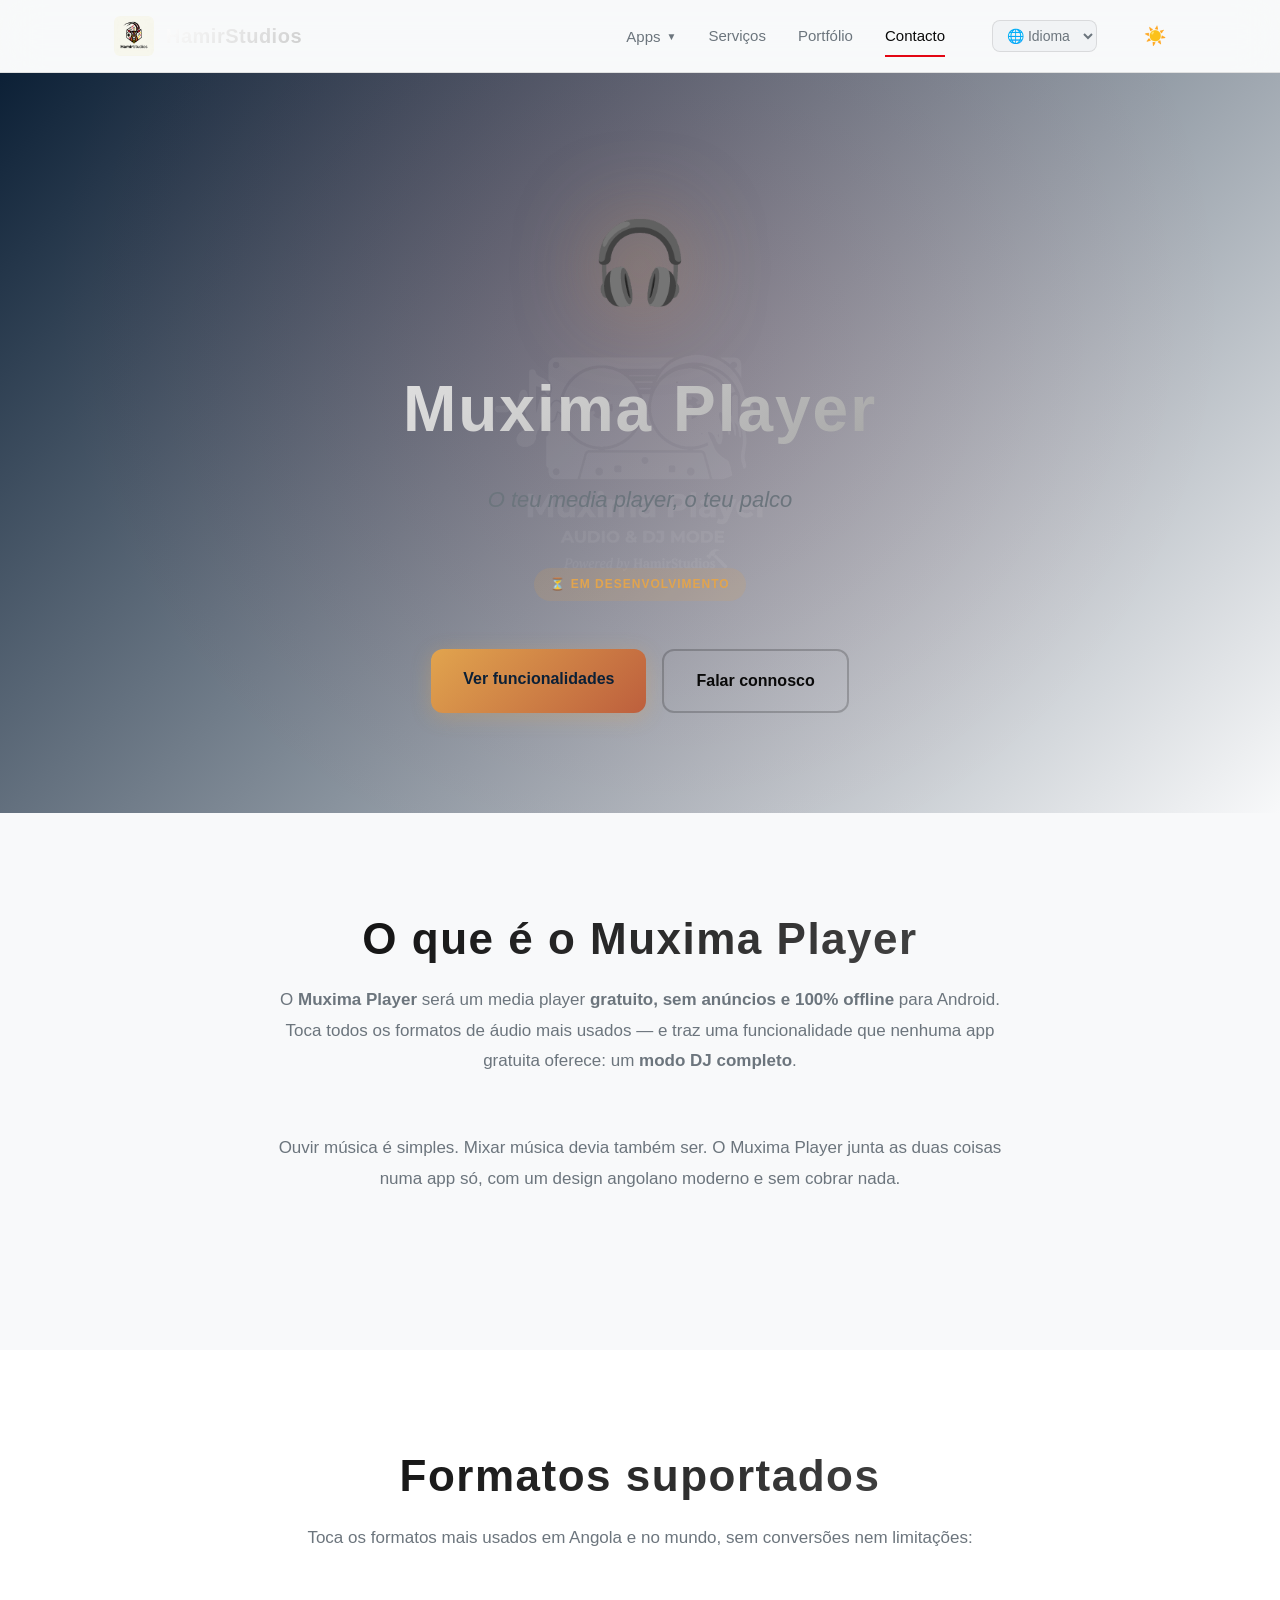
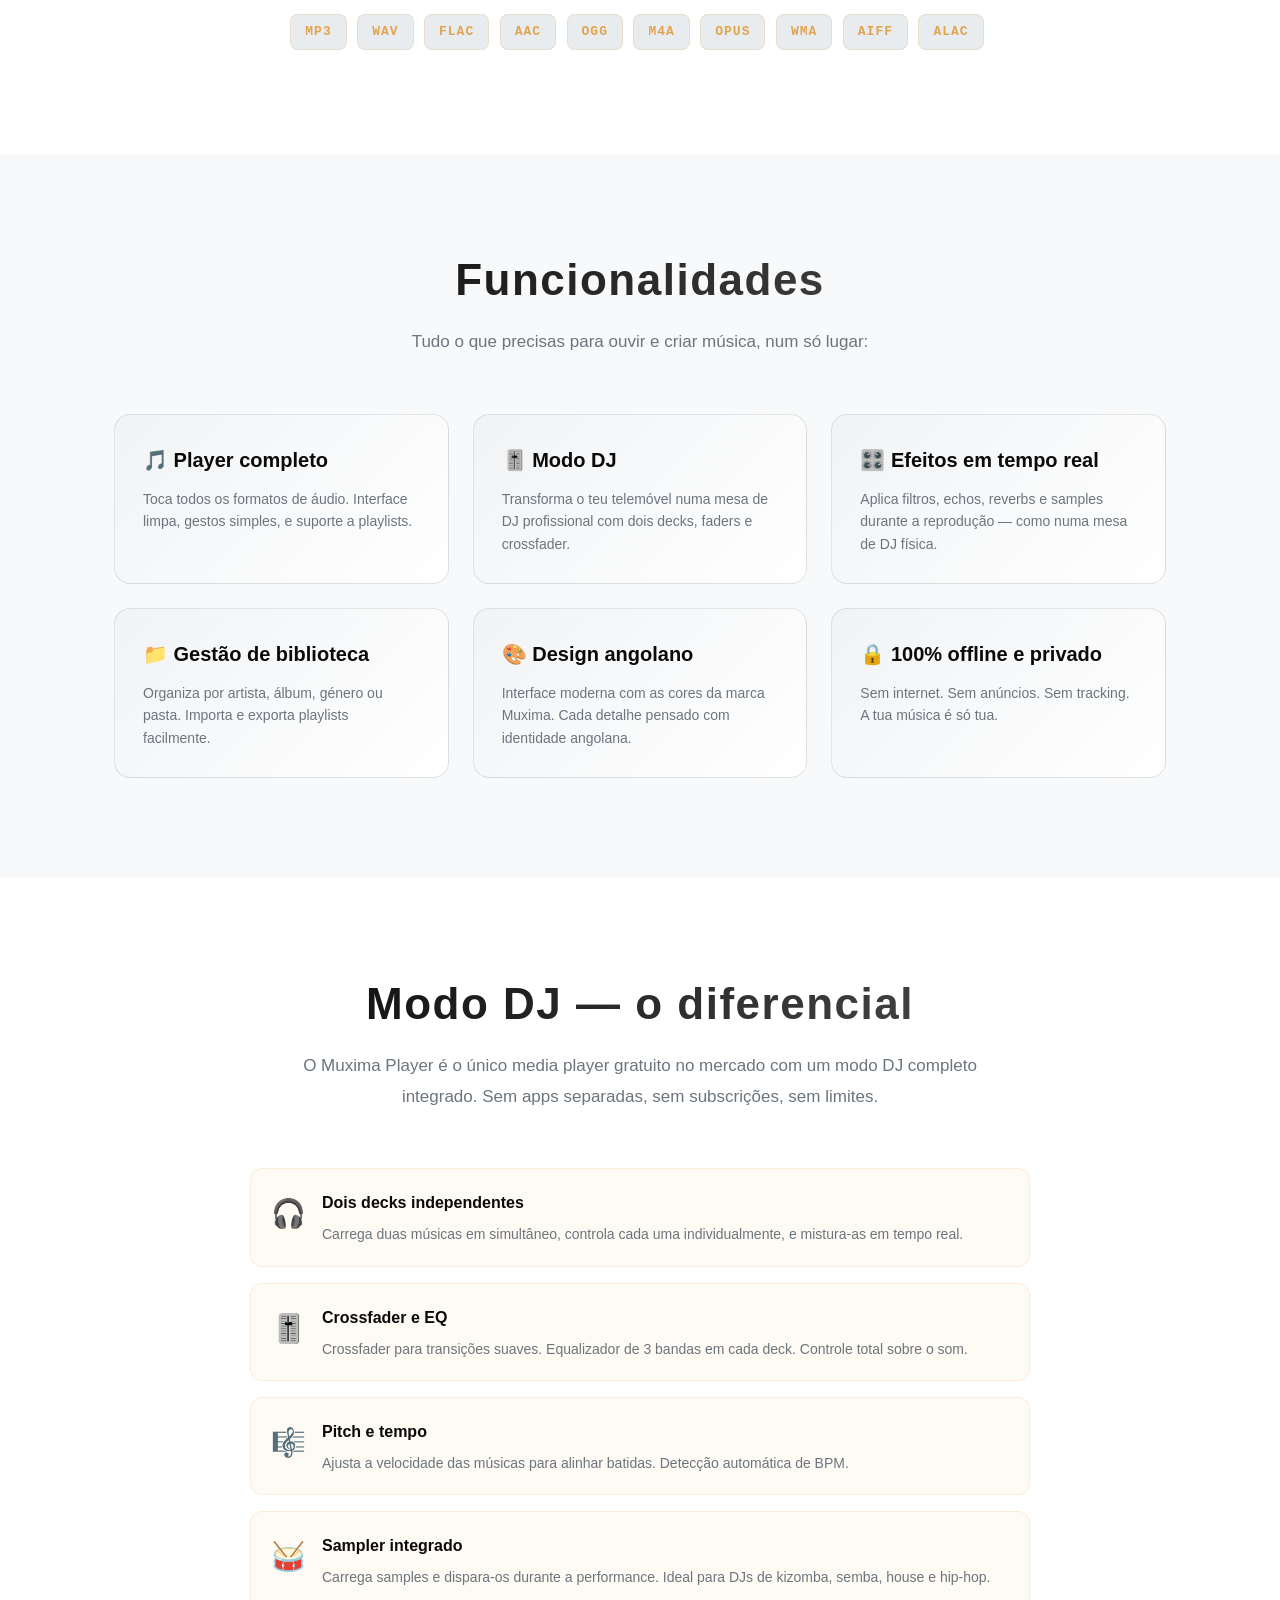
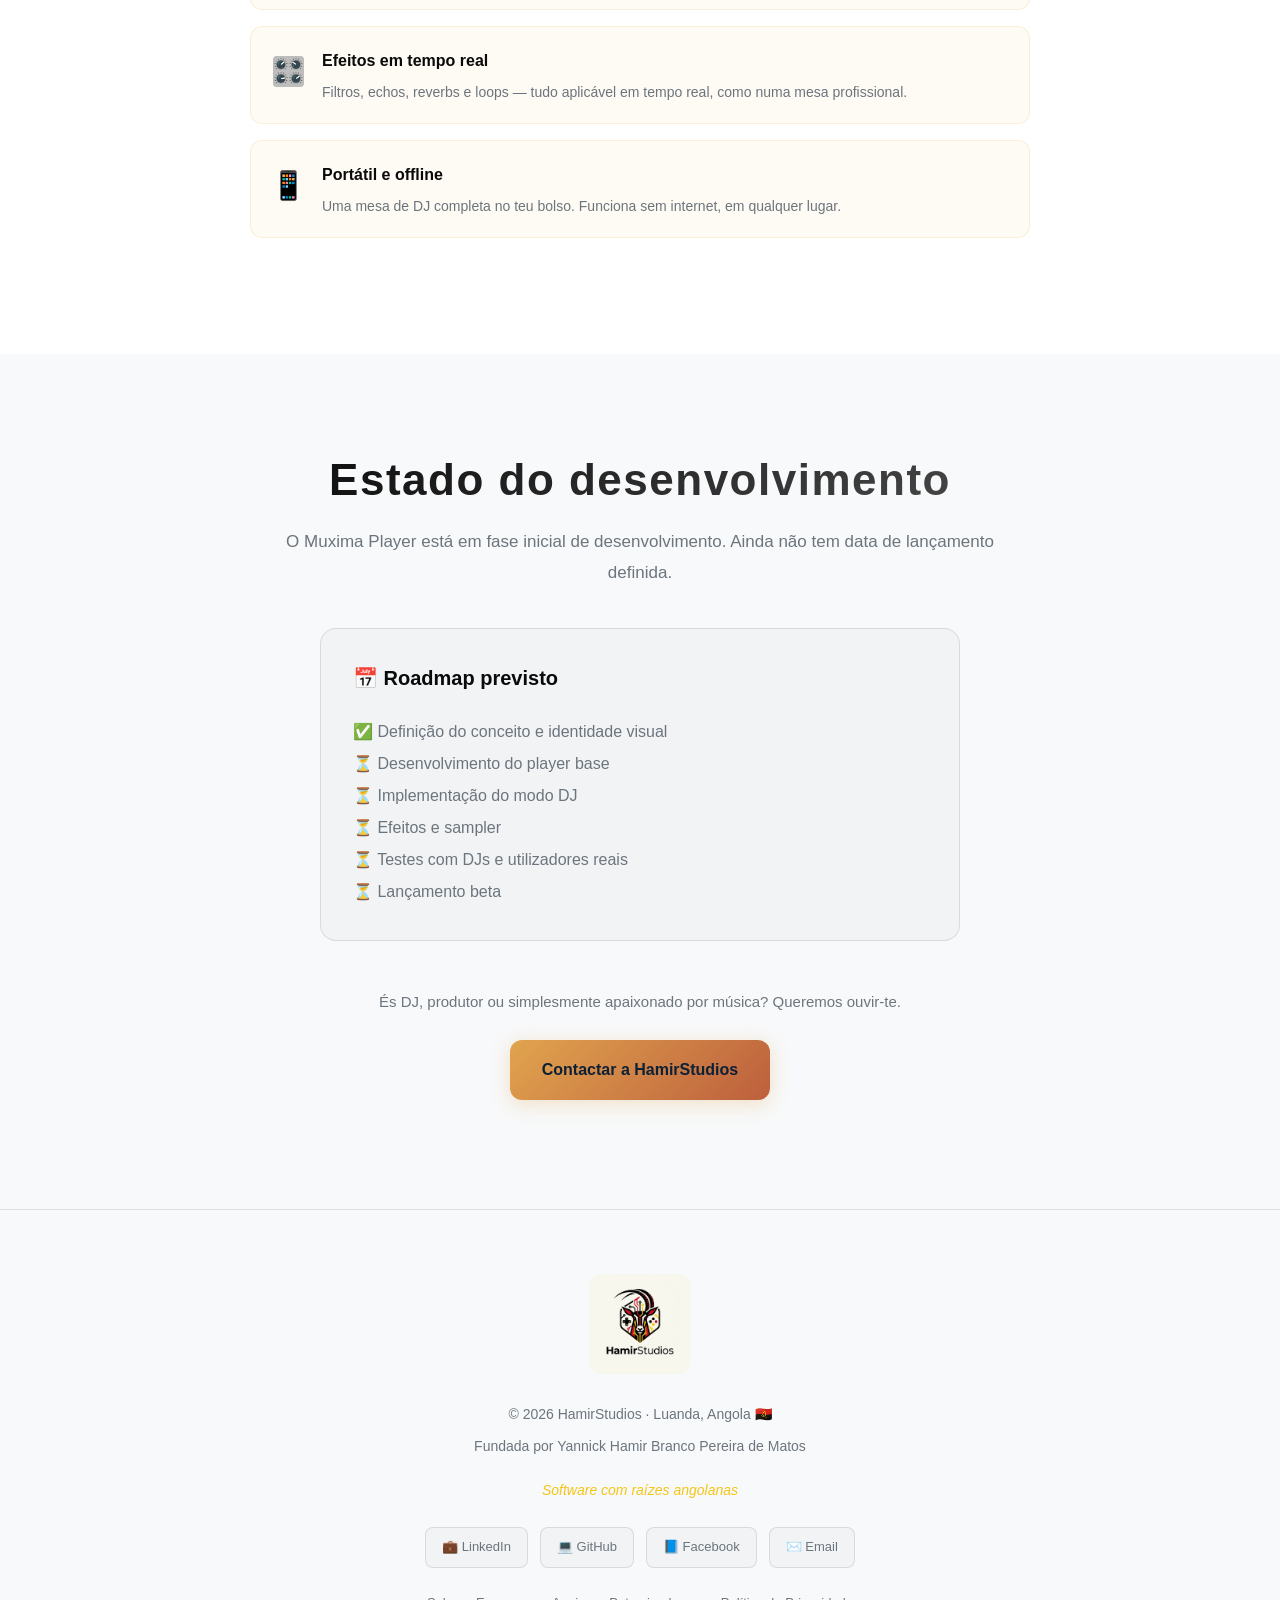
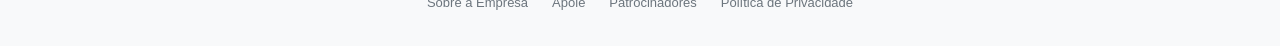
<file: muxima-player/index.html>
<!DOCTYPE html>
<html lang="pt">
<head>
  <meta charset="UTF-8">
  <meta name="viewport" content="width=device-width, initial-scale=1.0">
  <title>Muxima Player — Media player com modo DJ</title>
  <meta name="description" content="Muxima Player — media player gratuito e sem anúncios com modo DJ integrado. Toca todos os formatos de áudio. Em desenvolvimento.">
  <link rel="icon" href="../assets/logoonara.png">
  <link rel="stylesheet" href="../style.css">
  <style>
    :root {
      --muxima-navy: #0C2036;
      --muxima-blue: #2B5F98;
      --muxima-orange: #E1A44E;
      --muxima-orange-dark: #BD5F3D;
      --muxima-green: #49826D;
      --muxima-bg-light: #F8F5DD;
    }

    .badge-dev {
      display: inline-block;
      padding: 6px 16px;
      border-radius: 20px;
      background: rgba(225, 164, 78, 0.15);
      color: var(--muxima-orange);
      font-size: 12px;
      font-weight: 700;
      letter-spacing: 1px;
      text-transform: uppercase;
      margin-bottom: 24px;
    }

    .muxima-hero-icon {
      font-size: 80px;
      margin-bottom: 20px;
      filter: drop-shadow(0 0 40px rgba(225, 164, 78, 0.5));
    }

    .muxima-card {
      background: linear-gradient(135deg, var(--dark-2) 0%, var(--dark-1) 100%);
      border-radius: 16px;
      padding: 28px;
      border: 1px solid var(--border);
      text-align: left;
      transition: transform 0.3s, border-color 0.3s, box-shadow 0.3s;
      position: relative;
      overflow: hidden;
    }

    .muxima-card::before {
      content: '';
      position: absolute;
      top: 0;
      left: 0;
      right: 0;
      height: 3px;
      background: linear-gradient(90deg, transparent, var(--muxima-orange), transparent);
      opacity: 0;
      transition: opacity 0.3s;
    }

    .muxima-card:hover {
      transform: translateY(-4px);
      border-color: rgba(225, 164, 78, 0.4);
      box-shadow: 0 16px 40px rgba(225, 164, 78, 0.2);
    }

    .muxima-card:hover::before {
      opacity: 1;
    }

    .muxima-card h3 {
      color: var(--white);
      font-size: 20px;
      font-weight: 700;
      margin-bottom: 10px;
    }

    .muxima-card p {
      color: var(--text-muted);
      font-size: 14px;
      line-height: 1.6;
      margin: 0;
    }

    .muxima-btn-primary {
      background: linear-gradient(135deg, var(--muxima-orange) 0%, var(--muxima-orange-dark) 100%);
      color: var(--muxima-navy);
      box-shadow: 0 4px 20px rgba(225, 164, 78, 0.3);
      font-weight: 700;
    }

    .muxima-btn-primary:hover {
      transform: translateY(-3px);
      box-shadow: 0 12px 40px rgba(225, 164, 78, 0.6);
    }

    .muxima-accent-text {
      color: var(--muxima-orange);
    }

    .dj-feature {
      display: flex;
      gap: 16px;
      align-items: flex-start;
      padding: 20px;
      border-radius: 12px;
      background: rgba(225, 164, 78, 0.06);
      border: 1px solid rgba(225, 164, 78, 0.15);
      margin-bottom: 16px;
    }

    .dj-feature-icon {
      font-size: 28px;
      flex-shrink: 0;
    }

    .dj-feature h4 {
      color: var(--white);
      font-size: 16px;
      font-weight: 700;
      margin-bottom: 6px;
    }

    .dj-feature p {
      color: var(--text-muted);
      font-size: 14px;
      line-height: 1.6;
      margin: 0;
    }

    .format-badge {
      display: inline-block;
      padding: 6px 14px;
      border-radius: 8px;
      background: var(--dark-3);
      color: var(--muxima-orange);
      font-size: 13px;
      font-weight: 700;
      font-family: 'Courier New', monospace;
      letter-spacing: 1px;
      margin: 4px 6px 4px 0;
      border: 1px solid rgba(225, 164, 78, 0.2);
    }

    .muxima-watermark {
      position: absolute;
      top: 50%;
      left: 50%;
      transform: translate(-50%, -50%);
      width: 500px;
      max-width: 80vw;
      opacity: 0.06;
      pointer-events: none;
      z-index: 0;
      filter: brightness(0) invert(1);
    }
  </style>
      <style>
    .lang-selector { background: var(--dark-2); color: var(--text-muted); border: 1px solid var(--border); border-radius: 8px; padding: 6px 10px; font-size: 14px; font-weight: 500; cursor: pointer; outline: none; font-family: inherit; transition: border-color 0.2s; margin-left: 15px; }
    .lang-selector:hover, .lang-selector:focus { border-color: var(--red); color: var(--white); }
    .goog-te-banner-frame { display: none !important; }
    body { top: 0 !important; }
    #goog-gt-tt, .goog-te-balloon-frame { display: none !important; }
    .goog-text-highlight { background: none !important; box-shadow: none !important; }
  </style>
</head>
<body>

<header class="site-header" id="header">
  <div class="container">
    <a href="../index.html" class="brand">
      <img src="../assets/logo-hamir.jpeg" alt="HamirStudios">
      <span class="brand-text">HamirStudios</span>
    </a>
    <nav class="site-nav">
      <div class="nav-dropdown">
        <button class="nav-dropdown-toggle" onclick="toggleDropdown(event)">
          Apps <span class="arrow">▼</span>
        </button>
        <div class="nav-dropdown-menu">
          <a href="../onara-ai/">Onara.AI <span class="status live">Publicado</span></a>
          <a href="../jurisao/">JurisAO <span class="status">Em dev</span></a>
          <a href="../muxima-player/">Muxima Player <span class="status">Em dev</span></a>
        </div>
      </div>
      <a href="../index.html#servicos">Serviços</a>
      <a href="../index.html#portfolio">Portfólio</a>
      <a href="index.html" class="active">Contacto</a>
          <select class="lang-selector" onchange="doGTranslate(this.value);">
        <option value="">🌐 Idioma</option>
        <option value="pt">🇵🇹 PT</option>
        <option value="en">🇬🇧 EN</option>
        <option value="fr">🇫🇷 FR</option>
        <option value="es">🇪🇸 ES</option>
      </select>
          <button class="theme-toggle" id="theme-toggle" aria-label="Alternar tema" title="Alternar modo claro/escuro">🌙</button>
</nav>
  </div>
</header>

<section class="hero" style="background: linear-gradient(135deg, var(--muxima-navy) 0%, var(--black) 100%);">
  <img src="../assets/muxima-player.png" class="muxima-watermark" alt="">
  <div class="container hero-content">
    <div class="muxima-hero-icon">🎧</div>
    <h1>Muxima Player</h1>
    <p class="tagline">O teu media player, o teu palco</p>
    <span class="badge-dev">⏳ Em desenvolvimento</span>
    <div class="cta-buttons" style="margin-top: 24px;">
      <a href="#funcionalidades" class="btn muxima-btn-primary">Ver funcionalidades</a>
      <a href="../contacto/" class="btn btn-secondary">Falar connosco</a>
    </div>
  </div>
</section>

<section class="section">
  <div class="container">
    <h2 class="section-title reveal">O que é o Muxima Player</h2>
    <p class="section-subtitle reveal">
      O <strong>Muxima Player</strong> será um media player <strong>gratuito, sem anúncios e 100% offline</strong> para Android. Toca todos os formatos de áudio mais usados — e traz uma funcionalidade que nenhuma app gratuita oferece: um <strong>modo DJ completo</strong>.
    </p>
    <p class="section-subtitle reveal">
      Ouvir música é simples. Mixar música devia também ser. O Muxima Player junta as duas coisas numa app só, com um design angolano moderno e sem cobrar nada.
    </p>
  </div>
</section>

<section class="section section-alt">
  <div class="container">
    <h2 class="section-title reveal">Formatos suportados</h2>
    <p class="section-subtitle reveal">
      Toca os formatos mais usados em Angola e no mundo, sem conversões nem limitações:
    </p>

    <div class="reveal" style="text-align: center; max-width: 700px; margin: 0 auto;">
      <span class="format-badge">MP3</span>
      <span class="format-badge">WAV</span>
      <span class="format-badge">FLAC</span>
      <span class="format-badge">AAC</span>
      <span class="format-badge">OGG</span>
      <span class="format-badge">M4A</span>
      <span class="format-badge">OPUS</span>
      <span class="format-badge">WMA</span>
      <span class="format-badge">AIFF</span>
      <span class="format-badge">ALAC</span>
    </div>
  </div>
</section>

<section class="section" id="funcionalidades">
  <div class="container">
    <h2 class="section-title reveal">Funcionalidades</h2>
    <p class="section-subtitle reveal">
      Tudo o que precisas para ouvir e criar música, num só lugar:
    </p>

    <div class="card-grid">
      <div class="muxima-card reveal">
        <h3>🎵 Player completo</h3>
        <p>Toca todos os formatos de áudio. Interface limpa, gestos simples, e suporte a playlists.</p>
      </div>
      <div class="muxima-card reveal">
        <h3>🎚️ Modo DJ</h3>
        <p>Transforma o teu telemóvel numa mesa de DJ profissional com dois decks, faders e crossfader.</p>
      </div>
      <div class="muxima-card reveal">
        <h3>🎛️ Efeitos em tempo real</h3>
        <p>Aplica filtros, echos, reverbs e samples durante a reprodução — como numa mesa de DJ física.</p>
      </div>
      <div class="muxima-card reveal">
        <h3>📁 Gestão de biblioteca</h3>
        <p>Organiza por artista, álbum, género ou pasta. Importa e exporta playlists facilmente.</p>
      </div>
      <div class="muxima-card reveal">
        <h3>🎨 Design angolano</h3>
        <p>Interface moderna com as cores da marca Muxima. Cada detalhe pensado com identidade angolana.</p>
      </div>
      <div class="muxima-card reveal">
        <h3>🔒 100% offline e privado</h3>
        <p>Sem internet. Sem anúncios. Sem tracking. A tua música é só tua.</p>
      </div>
    </div>
  </div>
</section>

<section class="section section-alt">
  <div class="container">
    <h2 class="section-title reveal">Modo DJ — o diferencial</h2>
    <p class="section-subtitle reveal">
      O Muxima Player é o único media player gratuito no mercado com um modo DJ completo integrado. Sem apps separadas, sem subscrições, sem limites.
    </p>

    <div class="reveal" style="max-width: 780px; margin: 0 auto;">
      <div class="dj-feature">
        <span class="dj-feature-icon">🎧</span>
        <div>
          <h4>Dois decks independentes</h4>
          <p>Carrega duas músicas em simultâneo, controla cada uma individualmente, e mistura-as em tempo real.</p>
        </div>
      </div>

      <div class="dj-feature">
        <span class="dj-feature-icon">🎚️</span>
        <div>
          <h4>Crossfader e EQ</h4>
          <p>Crossfader para transições suaves. Equalizador de 3 bandas em cada deck. Controle total sobre o som.</p>
        </div>
      </div>

      <div class="dj-feature">
        <span class="dj-feature-icon">🎼</span>
        <div>
          <h4>Pitch e tempo</h4>
          <p>Ajusta a velocidade das músicas para alinhar batidas. Detecção automática de BPM.</p>
        </div>
      </div>

      <div class="dj-feature">
        <span class="dj-feature-icon">🥁</span>
        <div>
          <h4>Sampler integrado</h4>
          <p>Carrega samples e dispara-os durante a performance. Ideal para DJs de kizomba, semba, house e hip-hop.</p>
        </div>
      </div>

      <div class="dj-feature">
        <span class="dj-feature-icon">🎛️</span>
        <div>
          <h4>Efeitos em tempo real</h4>
          <p>Filtros, echos, reverbs e loops — tudo aplicável em tempo real, como numa mesa profissional.</p>
        </div>
      </div>

      <div class="dj-feature">
        <span class="dj-feature-icon">📱</span>
        <div>
          <h4>Portátil e offline</h4>
          <p>Uma mesa de DJ completa no teu bolso. Funciona sem internet, em qualquer lugar.</p>
        </div>
      </div>
    </div>
  </div>
</section>

<section class="section">
  <div class="container" style="text-align: center;">
    <h2 class="section-title reveal">Estado do desenvolvimento</h2>
    <p class="section-subtitle reveal" style="margin: 0 auto 40px;">
      O Muxima Player está em fase inicial de desenvolvimento. Ainda não tem data de lançamento definida.
    </p>

    <div class="info-box reveal" style="max-width: 640px;">
      <h3>📅 Roadmap previsto</h3>
      <ul style="color: var(--text-muted); line-height: 2; padding-left: 0; margin: 0; list-style: none;">
        <li>✅ Definição do conceito e identidade visual</li>
        <li>⏳ Desenvolvimento do player base</li>
        <li>⏳ Implementação do modo DJ</li>
        <li>⏳ Efeitos e sampler</li>
        <li>⏳ Testes com DJs e utilizadores reais</li>
        <li>⏳ Lançamento beta</li>
      </ul>
    </div>

    <div class="reveal" style="margin-top: 48px;">
      <p style="color: var(--text-muted); font-size: 15px; margin-bottom: 24px;">
        És DJ, produtor ou simplesmente apaixonado por música? Queremos ouvir-te.
      </p>
      <a href="../contacto/" class="btn muxima-btn-primary">Contactar a HamirStudios</a>
    </div>
  </div>
</section>

<footer class="site-footer">
  <div class="container">
    <img src="../assets/logo-hamir.jpeg" class="footer-logo" alt="HamirStudios">
    <p class="footer-text">© 2026 HamirStudios · Luanda, Angola 🇦🇴</p>
    <p class="footer-text">Fundada por Yannick Hamir Branco Pereira de Matos</p>
    <p class="footer-slogan">Software com raízes angolanas</p>
    <div class="footer-social">
      <a href="https://linkedin.com/in/yannickmatos" target="_blank" rel="noopener">💼 LinkedIn</a>
      <a href="https://github.com/matrixangola" target="_blank" rel="noopener">💻 GitHub</a>
      <a href="https://www.facebook.com/yannickdematos" target="_blank" rel="noopener">📘 Facebook</a>
      <a href="mailto:yannickmatos.ym@gmail.com">✉️ Email</a>
    </div>
    <div class="footer-links">
      <a href="../sobre/">Sobre a Empresa</a>
      <a href="../apoie/">Apoie</a>
      <a href="../patrocinadores/">Patrocinadores</a>
      <a href="../privacidade/">Política de Privacidade</a>
    </div>
  </div>
</footer>

<script src="../toggleDropdown.js"></script>

<script type="text/javascript">
function googleTranslateElementInit() { new google.translate.TranslateElement({pageLanguage: 'pt', autoDisplay: false}, 'google_translate_element'); }
function doGTranslate(lang_pair) {
  if(lang_pair == 'pt' || lang_pair == '') { document.cookie = "googtrans=; expires=Thu, 01 Jan 1970 00:00:00 UTC; path=/;"; document.cookie = "googtrans=; expires=Thu, 01 Jan 1970 00:00:00 UTC; path=/; domain=" + location.hostname; location.reload(); return; }
  var teCombo; var sel = document.getElementsByTagName('select');
  for(var i = 0; i < sel.length; i++) if(sel[i].className == 'goog-te-combo') teCombo = sel[i];
  if(document.getElementById('google_translate_element') == null ) return;
  if(document.getElementById('google_translate_element').innerHTML.length == 0 || teCombo.length == 0 || teCombo.innerHTML.length == 0) { setTimeout(function(){doGTranslate(lang_pair)},500) } else { teCombo.value = lang_pair; if(document.createEvent) { var evt = document.createEvent("HTMLEvents"); evt.initEvent("change", true, true); teCombo.dispatchEvent(evt); } else { teCombo.fireEvent("onchange"); } }
}
document.addEventListener('DOMContentLoaded', () => { var div = document.createElement('div'); div.id = 'google_translate_element'; div.style.display = 'none'; document.body.appendChild(div); var script = document.createElement('script'); script.type = 'text/javascript'; script.src = 'https://translate.google.com/translate_a/element.js?cb=googleTranslateElementInit'; document.body.appendChild(script); });
</script>
<script>
  // Lógica do Tema
  (function() {
    const currentTheme = localStorage.getItem('theme') || 'light'; // Padrão é 'light'
    if (currentTheme === 'light') {
      document.body.classList.add('light-mode');
    }
    
    // Atualizar o ícone do botão assim que o DOM carregar
    document.addEventListener('DOMContentLoaded', () => {
      const toggleBtn = document.getElementById('theme-toggle');
      if (toggleBtn) {
        toggleBtn.textContent = document.body.classList.contains('light-mode') ? '☀️' : '🌙';
        
        toggleBtn.addEventListener('click', () => {
          document.body.classList.toggle('light-mode');
          const isLight = document.body.classList.contains('light-mode');
          
          // Mudar o ícone
          toggleBtn.textContent = isLight ? '☀️' : '🌙';
          
          // Guardar a preferência
          localStorage.setItem('theme', isLight ? 'light' : 'dark');
        });
      }
    });
  })();
</script>
</body>
</html>
</file>
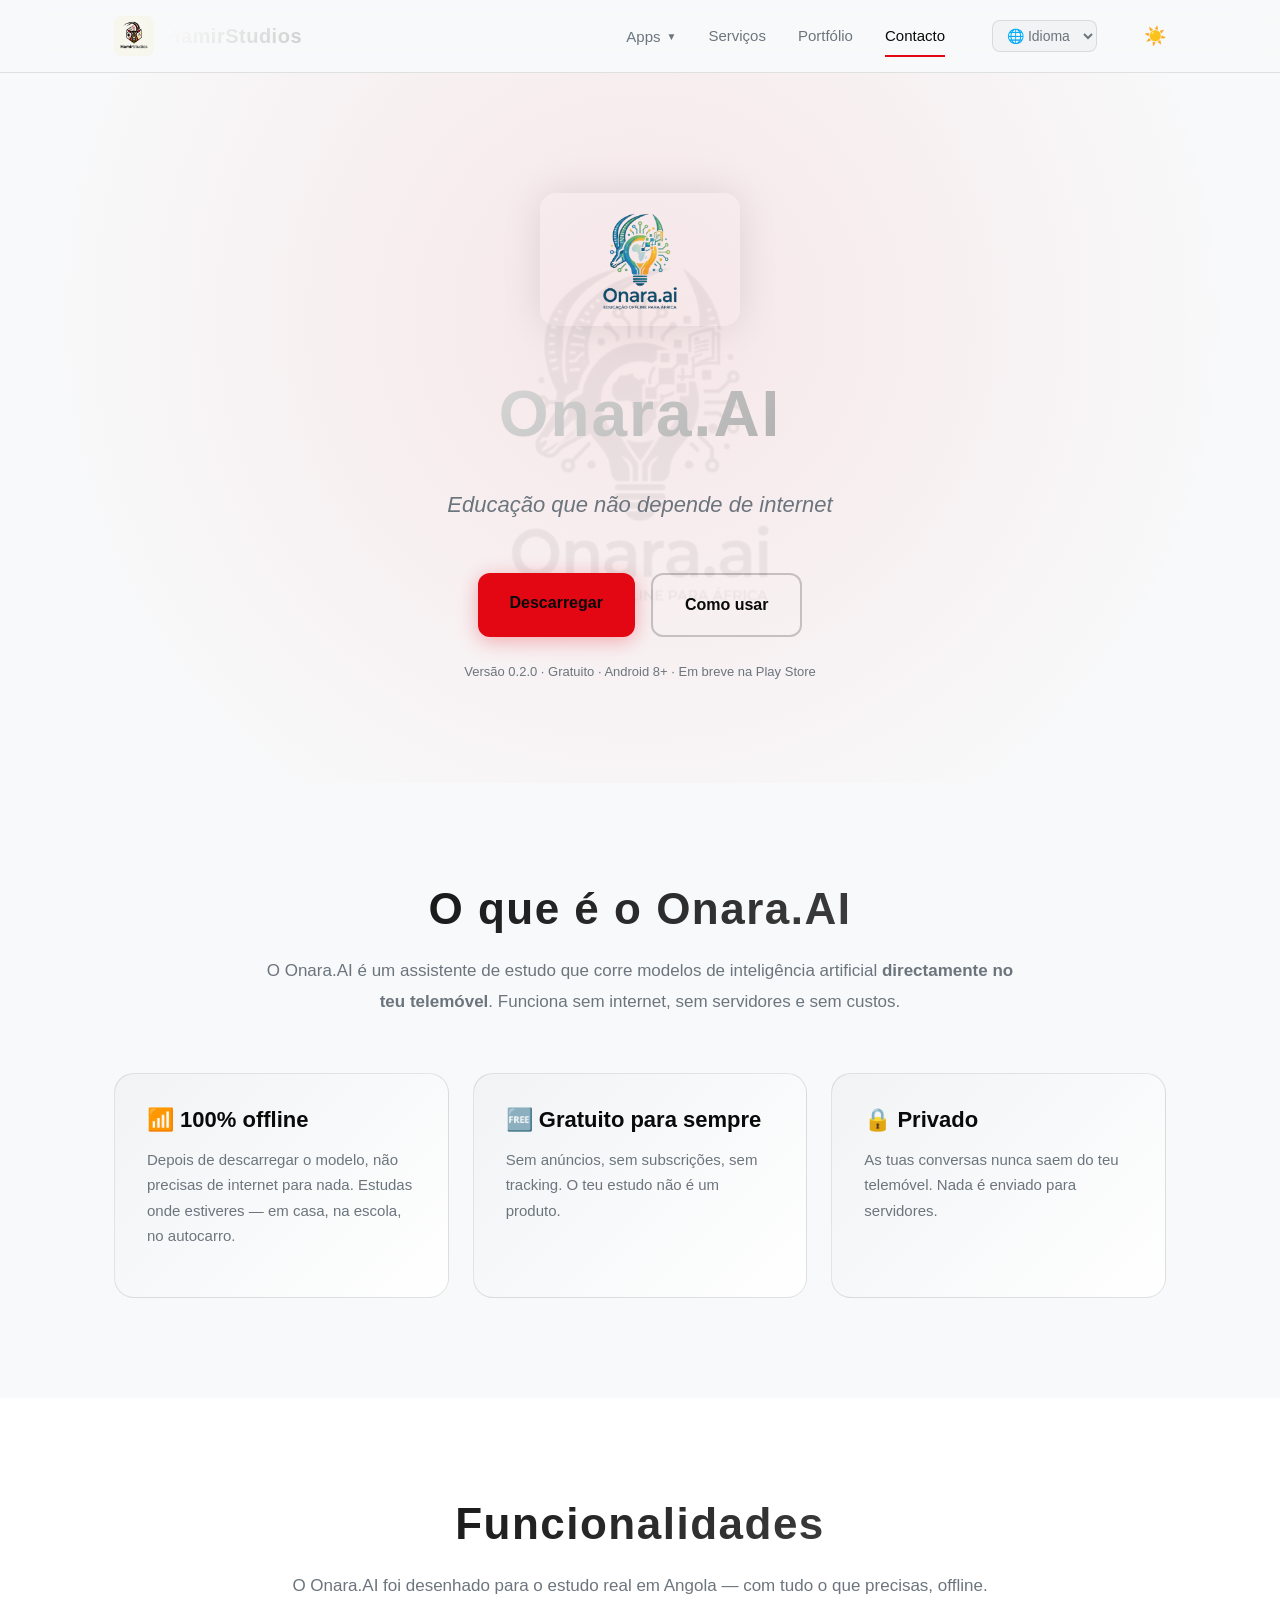
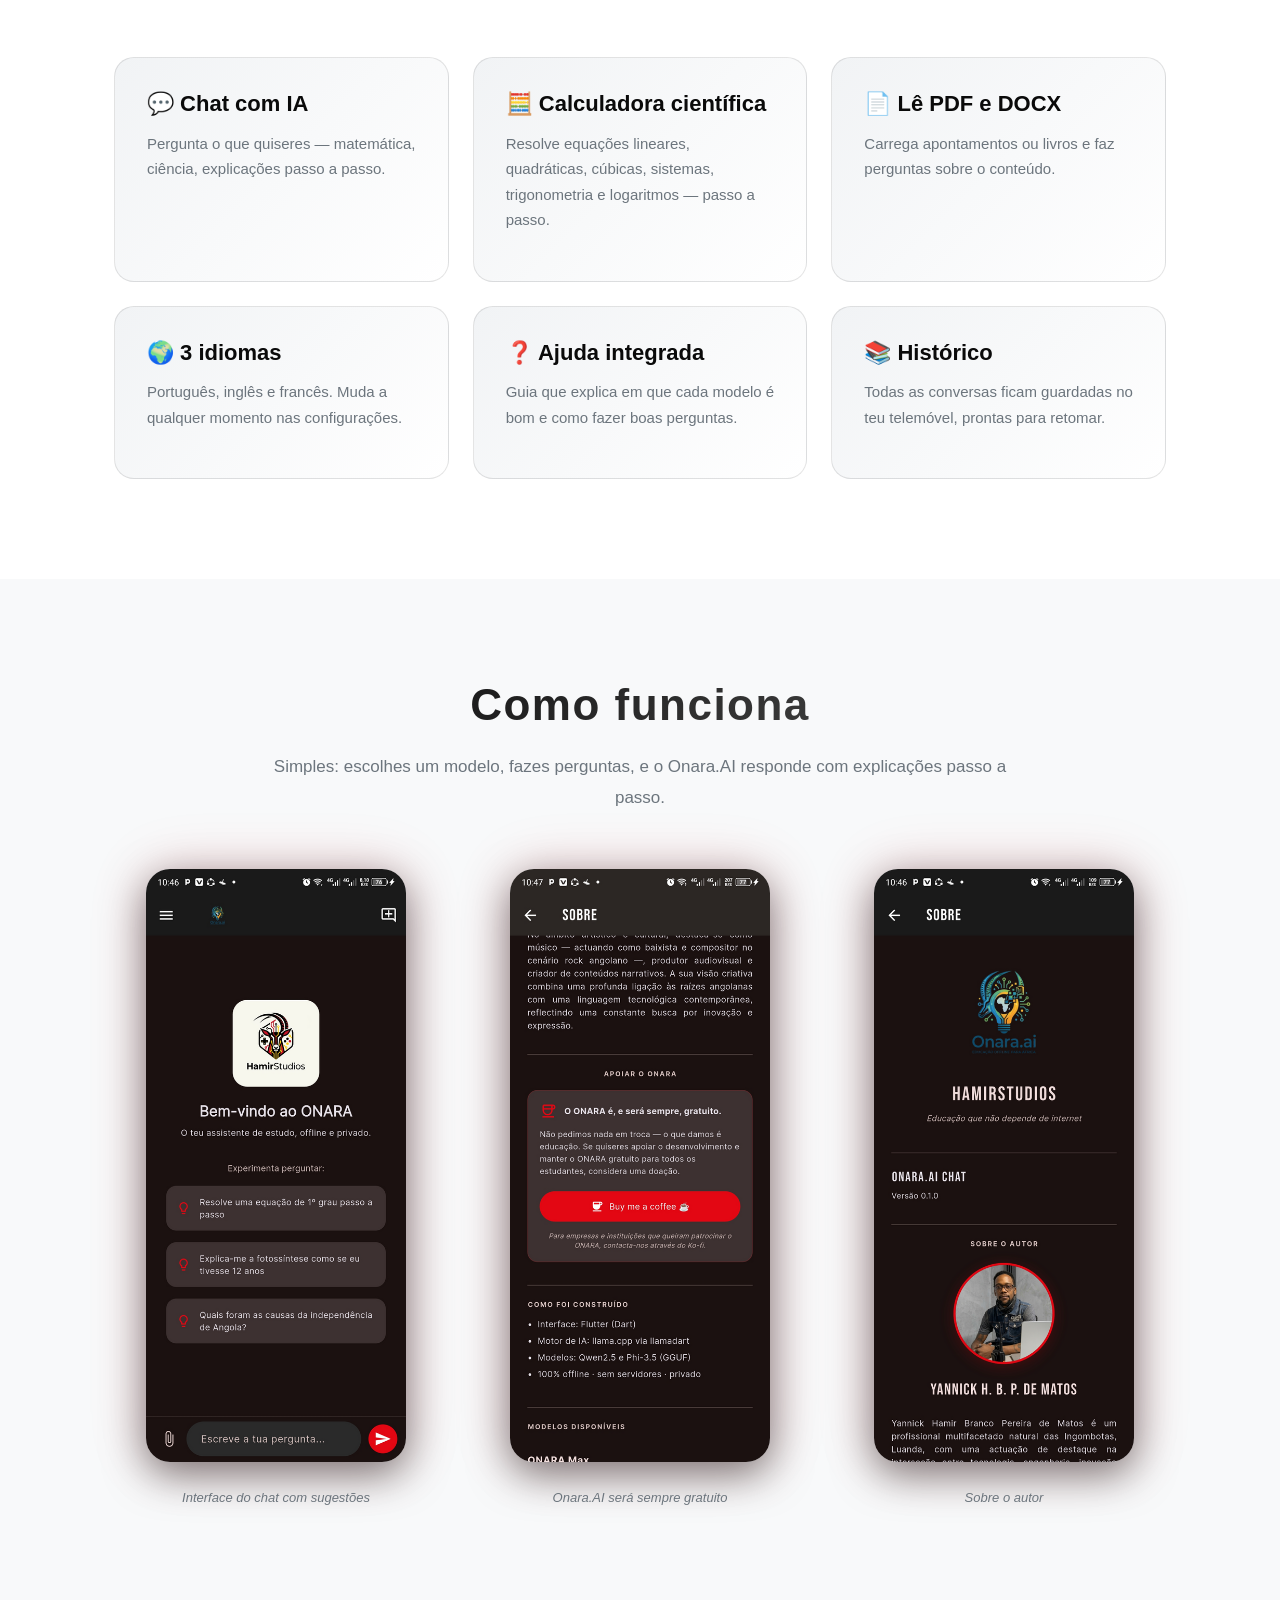
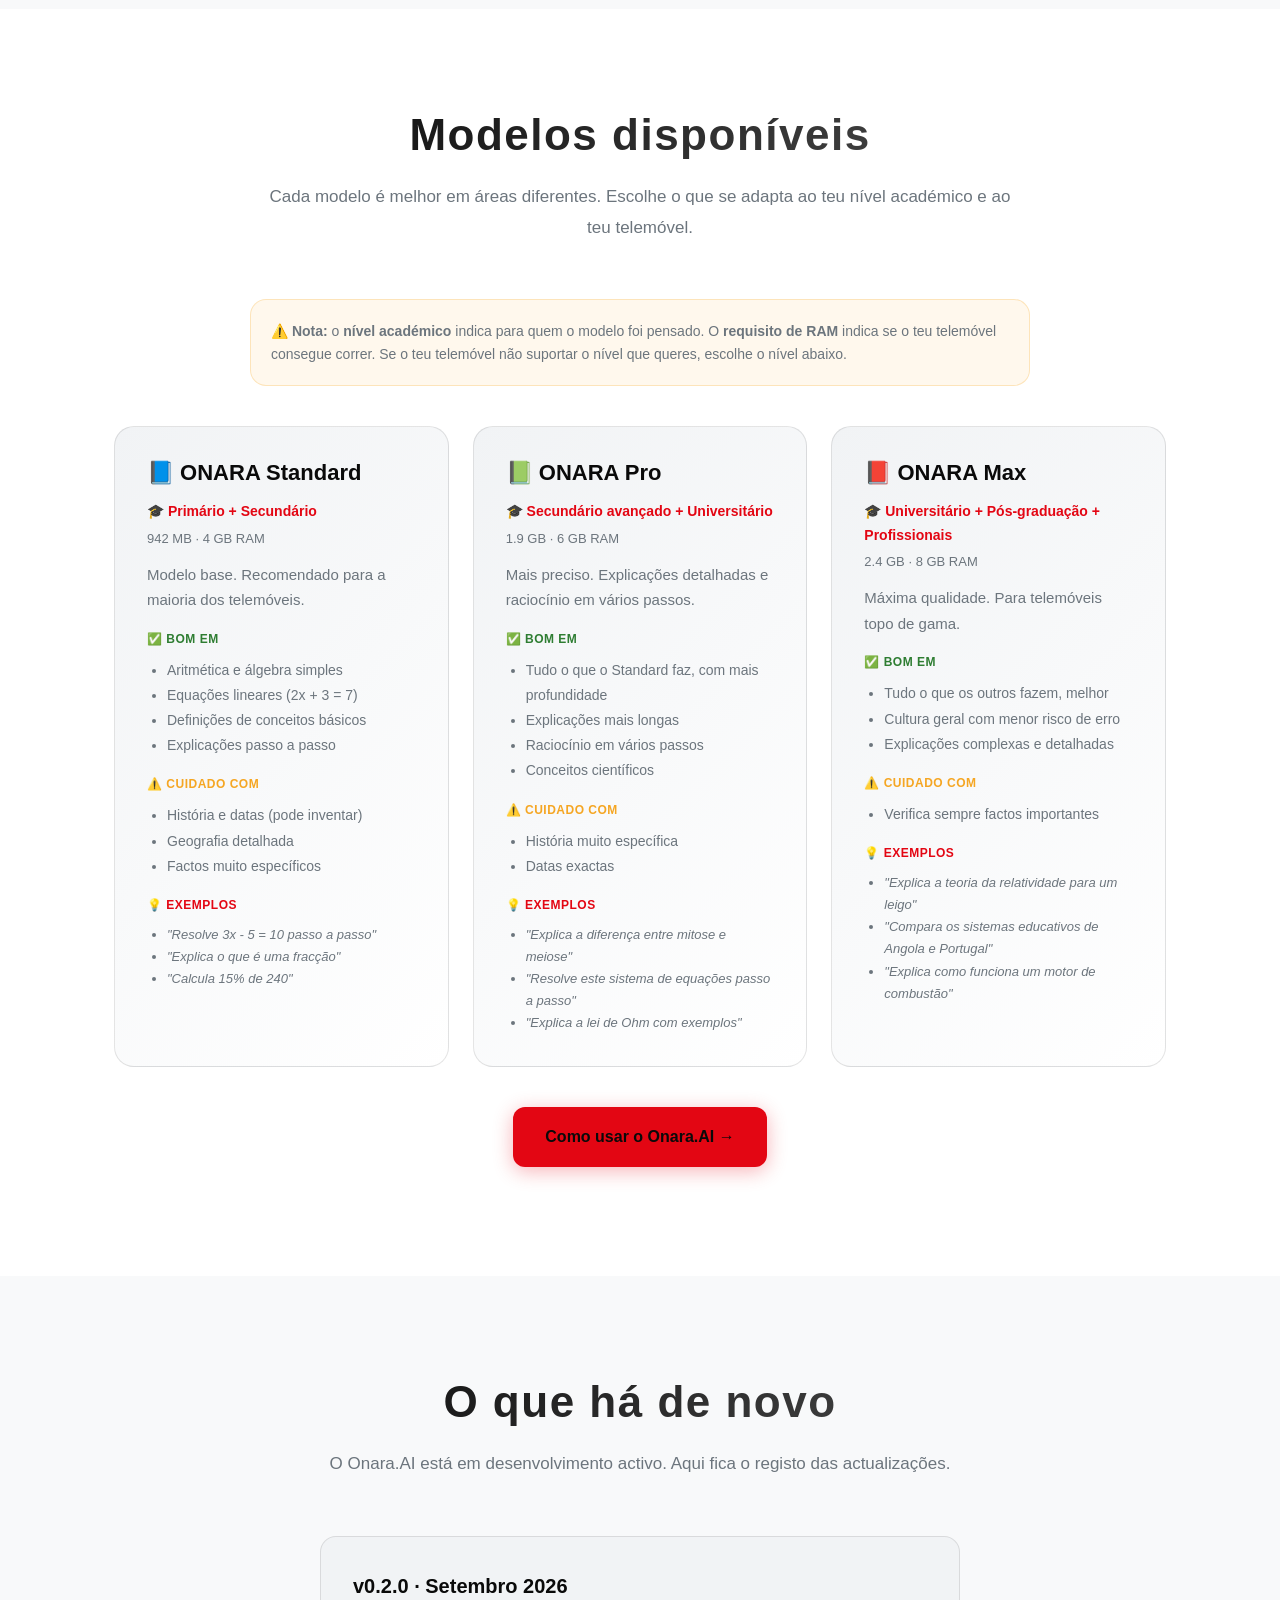
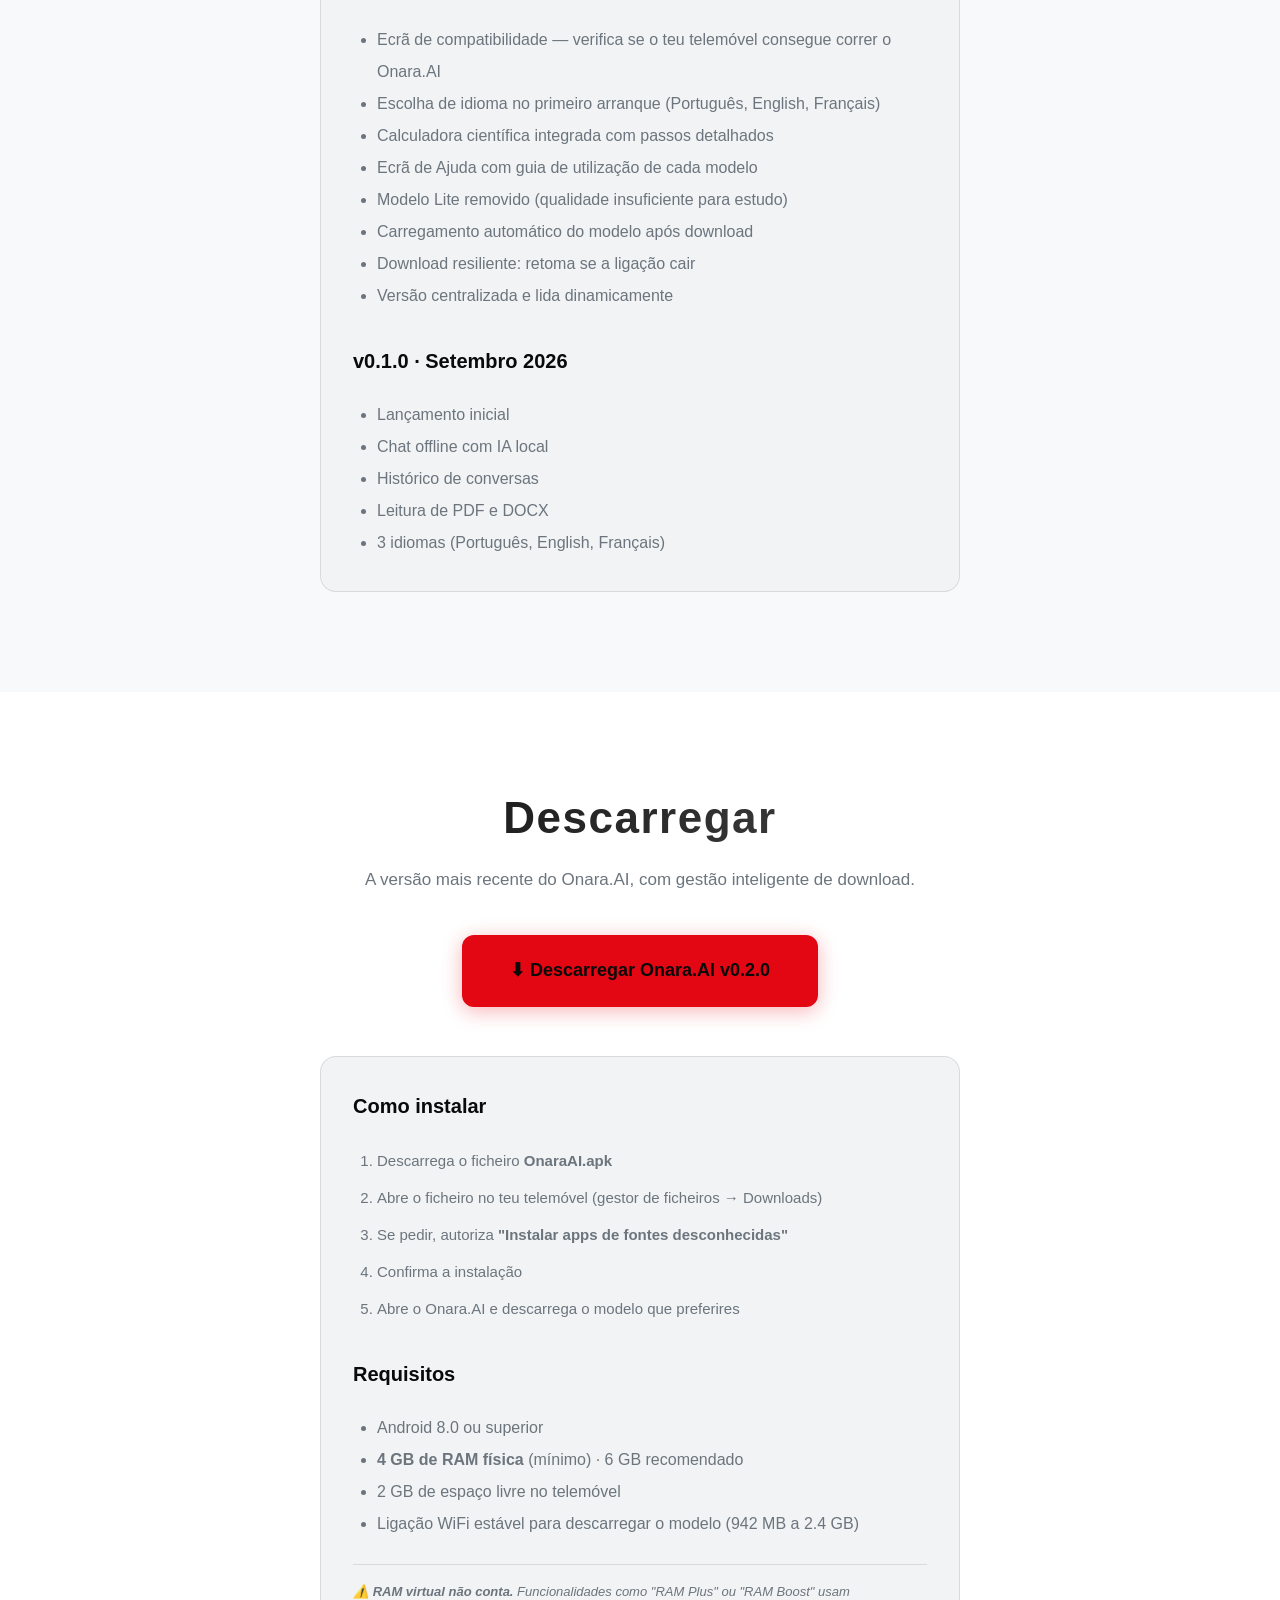
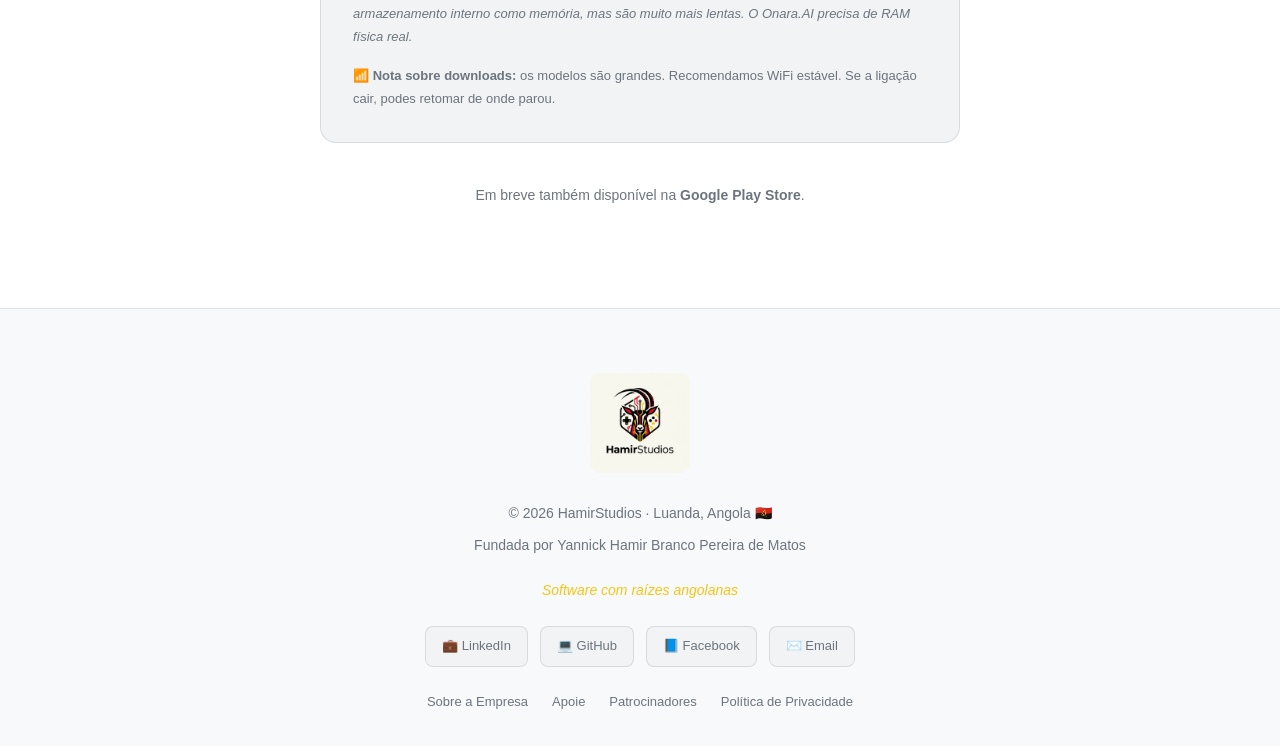
<file: onara-ai/index.html>
<!DOCTYPE html>
<html lang="pt">
<head>
  <meta charset="UTF-8">
  <meta name="viewport" content="width=device-width, initial-scale=1.0">
  <title>Onara.AI — Educação que não depende de internet</title>
  <meta name="description" content="Onara.AI — assistente de estudo offline para estudantes africanos. IA local no telemóvel, sem internet, sem custos, sem tracking.">
  <link rel="icon" href="../assets/logoonara.png">
  <link rel="stylesheet" href="../style.css">
      <style>
    .lang-selector { background: var(--dark-2); color: var(--text-muted); border: 1px solid var(--border); border-radius: 8px; padding: 6px 10px; font-size: 14px; font-weight: 500; cursor: pointer; outline: none; font-family: inherit; transition: border-color 0.2s; margin-left: 15px; }
    .lang-selector:hover, .lang-selector:focus { border-color: var(--red); color: var(--white); }
    .goog-te-banner-frame { display: none !important; }
    body { top: 0 !important; }
    #goog-gt-tt, .goog-te-balloon-frame { display: none !important; }
    .goog-text-highlight { background: none !important; box-shadow: none !important; }
  </style>
</head>
<body>

<header class="site-header" id="header">
  <div class="container">
    <a href="../index.html" class="brand">
      <img src="../assets/logo-hamir.jpeg" alt="HamirStudios">
      <span class="brand-text">HamirStudios</span>
    </a>
    <nav class="site-nav">
      <div class="nav-dropdown">
        <button class="nav-dropdown-toggle" onclick="toggleDropdown(event)">
          Apps <span class="arrow">▼</span>
        </button>
        <div class="nav-dropdown-menu">
          <a href="../onara-ai/">Onara.AI <span class="status live">Publicado</span></a>
          <a href="../jurisao/">JurisAO <span class="status">Em dev</span></a>
          <a href="../muxima-player/">Muxima Player <span class="status">Em dev</span></a>
        </div>
      </div>
      <a href="../index.html#servicos">Serviços</a>
      <a href="../index.html#portfolio">Portfólio</a>
      <a href="index.html" class="active">Contacto</a>
          <select class="lang-selector" onchange="doGTranslate(this.value);">
        <option value="">🌐 Idioma</option>
        <option value="pt">🇵🇹 PT</option>
        <option value="en">🇬🇧 EN</option>
        <option value="fr">🇫🇷 FR</option>
        <option value="es">🇪🇸 ES</option>
      </select>
          <button class="theme-toggle" id="theme-toggle" aria-label="Alternar tema" title="Alternar modo claro/escuro">🌙</button>
</nav>
  </div>
</header>

<section class="hero">
  <img src="../assets/logoonara.png" class="watermark" alt="">
  <div class="container hero-content">
    <img src="../assets/logoonara.png" class="hero-logo" alt="Onara.AI" style="width: 200px;">
    <h1>Onara.AI</h1>
    <p class="tagline">Educação que não depende de internet</p>
    <div class="cta-buttons">
      <a href="#download" class="btn btn-primary">Descarregar</a>
      <a href="ajuda/" class="btn btn-secondary">Como usar</a>
    </div>
    <p style="margin-top: 24px; font-size: 13px; color: var(--text-muted);">
      Versão 0.2.0 · Gratuito · Android 8+ · Em breve na Play Store
    </p>
  </div>
</section>

<section class="section">
  <div class="container">
    <h2 class="section-title reveal">O que é o Onara.AI</h2>
    <p class="section-subtitle reveal">
      O Onara.AI é um assistente de estudo que corre modelos de inteligência artificial <strong>directamente no teu telemóvel</strong>. Funciona sem internet, sem servidores e sem custos.
    </p>

    <div class="card-grid">
      <div class="card reveal">
        <h3>📶 100% offline</h3>
        <p>Depois de descarregar o modelo, não precisas de internet para nada. Estudas onde estiveres — em casa, na escola, no autocarro.</p>
      </div>
      <div class="card reveal">
        <h3>🆓 Gratuito para sempre</h3>
        <p>Sem anúncios, sem subscrições, sem tracking. O teu estudo não é um produto.</p>
      </div>
      <div class="card reveal">
        <h3>🔒 Privado</h3>
        <p>As tuas conversas nunca saem do teu telemóvel. Nada é enviado para servidores.</p>
      </div>
    </div>
  </div>
</section>

<section class="section section-alt">
  <div class="container">
    <h2 class="section-title reveal">Funcionalidades</h2>
    <p class="section-subtitle reveal">
      O Onara.AI foi desenhado para o estudo real em Angola — com tudo o que precisas, offline.
    </p>

    <div class="card-grid">
      <div class="card reveal">
        <h3>💬 Chat com IA</h3>
        <p>Pergunta o que quiseres — matemática, ciência, explicações passo a passo.</p>
      </div>
      <div class="card reveal">
        <h3>🧮 Calculadora científica</h3>
        <p>Resolve equações lineares, quadráticas, cúbicas, sistemas, trigonometria e logaritmos — passo a passo.</p>
      </div>
      <div class="card reveal">
        <h3>📄 Lê PDF e DOCX</h3>
        <p>Carrega apontamentos ou livros e faz perguntas sobre o conteúdo.</p>
      </div>
      <div class="card reveal">
        <h3>🌍 3 idiomas</h3>
        <p>Português, inglês e francês. Muda a qualquer momento nas configurações.</p>
      </div>
      <div class="card reveal">
        <h3>❓ Ajuda integrada</h3>
        <p>Guia que explica em que cada modelo é bom e como fazer boas perguntas.</p>
      </div>
      <div class="card reveal">
        <h3>📚 Histórico</h3>
        <p>Todas as conversas ficam guardadas no teu telemóvel, prontas para retomar.</p>
      </div>
    </div>
  </div>
</section>

<section class="section">
  <div class="container">
    <h2 class="section-title reveal">Como funciona</h2>
    <p class="section-subtitle reveal">
      Simples: escolhes um modelo, fazes perguntas, e o Onara.AI responde com explicações passo a passo.
    </p>

    <div class="screenshots">
      <div class="screenshot-item reveal">
        <img src="../assets/screenshot-chat.png" alt="Interface do chat">
        <p class="caption">Interface do chat com sugestões</p>
      </div>
      <div class="screenshot-item reveal">
        <img src="../assets/screenshot-support.png" alt="Secção de apoio">
        <p class="caption">Onara.AI será sempre gratuito</p>
      </div>
      <div class="screenshot-item reveal">
        <img src="../assets/screenshot-about.png" alt="Sobre o autor">
        <p class="caption">Sobre o autor</p>
      </div>
    </div>
  </div>
</section>

<section class="section section-alt">
  <div class="container">
    <h2 class="section-title reveal">Modelos disponíveis</h2>
    <p class="section-subtitle reveal">
      Cada modelo é melhor em áreas diferentes. Escolhe o que se adapta ao teu nível académico e ao teu telemóvel.
    </p>

    <div class="info-box reveal" style="max-width: 780px; margin: 0 auto 40px; padding: 20px; background: rgba(245, 166, 35, 0.08); border: 1px solid rgba(245, 166, 35, 0.25);">
      <p style="color: var(--text-muted); font-size: 14px; line-height: 1.6; margin: 0;">
        ⚠️ <strong>Nota:</strong> o <strong>nível académico</strong> indica para quem o modelo foi pensado. O <strong>requisito de RAM</strong> indica se o teu telemóvel consegue correr. Se o teu telemóvel não suportar o nível que queres, escolhe o nível abaixo.
      </p>
    </div>

    <div class="card-grid">
      <div class="card reveal">
        <h3>📘 ONARA Standard</h3>
        <p style="color: var(--red); font-weight: 600; font-size: 14px; margin-bottom: 4px;">🎓 Primário + Secundário</p>
        <p style="color: var(--text-muted); font-size: 13px; margin-bottom: 12px;">942 MB · 4 GB RAM</p>
        <p>Modelo base. Recomendado para a maioria dos telemóveis.</p>

        <div style="margin-top: 16px;">
          <div style="font-size: 12px; font-weight: bold; color: #2e7d32; letter-spacing: 0.5px; margin-bottom: 8px;">✅ BOM EM</div>
          <ul style="color: var(--text-muted); font-size: 14px; line-height: 1.8; padding-left: 20px; margin: 0;">
            <li>Aritmética e álgebra simples</li>
            <li>Equações lineares (2x + 3 = 7)</li>
            <li>Definições de conceitos básicos</li>
            <li>Explicações passo a passo</li>
          </ul>
        </div>

        <div style="margin-top: 16px;">
          <div style="font-size: 12px; font-weight: bold; color: #F5A623; letter-spacing: 0.5px; margin-bottom: 8px;">⚠️ CUIDADO COM</div>
          <ul style="color: var(--text-muted); font-size: 14px; line-height: 1.8; padding-left: 20px; margin: 0;">
            <li>História e datas (pode inventar)</li>
            <li>Geografia detalhada</li>
            <li>Factos muito específicos</li>
          </ul>
        </div>

        <div style="margin-top: 16px;">
          <div style="font-size: 12px; font-weight: bold; color: var(--red); letter-spacing: 0.5px; margin-bottom: 8px;">💡 EXEMPLOS</div>
          <ul style="color: var(--text-muted); font-size: 13px; line-height: 1.7; padding-left: 20px; margin: 0; font-style: italic;">
            <li>"Resolve 3x - 5 = 10 passo a passo"</li>
            <li>"Explica o que é uma fracção"</li>
            <li>"Calcula 15% de 240"</li>
          </ul>
        </div>
      </div>

      <div class="card reveal">
        <h3>📗 ONARA Pro</h3>
        <p style="color: var(--red); font-weight: 600; font-size: 14px; margin-bottom: 4px;">🎓 Secundário avançado + Universitário</p>
        <p style="color: var(--text-muted); font-size: 13px; margin-bottom: 12px;">1.9 GB · 6 GB RAM</p>
        <p>Mais preciso. Explicações detalhadas e raciocínio em vários passos.</p>

        <div style="margin-top: 16px;">
          <div style="font-size: 12px; font-weight: bold; color: #2e7d32; letter-spacing: 0.5px; margin-bottom: 8px;">✅ BOM EM</div>
          <ul style="color: var(--text-muted); font-size: 14px; line-height: 1.8; padding-left: 20px; margin: 0;">
            <li>Tudo o que o Standard faz, com mais profundidade</li>
            <li>Explicações mais longas</li>
            <li>Raciocínio em vários passos</li>
            <li>Conceitos científicos</li>
          </ul>
        </div>

        <div style="margin-top: 16px;">
          <div style="font-size: 12px; font-weight: bold; color: #F5A623; letter-spacing: 0.5px; margin-bottom: 8px;">⚠️ CUIDADO COM</div>
          <ul style="color: var(--text-muted); font-size: 14px; line-height: 1.8; padding-left: 20px; margin: 0;">
            <li>História muito específica</li>
            <li>Datas exactas</li>
          </ul>
        </div>

        <div style="margin-top: 16px;">
          <div style="font-size: 12px; font-weight: bold; color: var(--red); letter-spacing: 0.5px; margin-bottom: 8px;">💡 EXEMPLOS</div>
          <ul style="color: var(--text-muted); font-size: 13px; line-height: 1.7; padding-left: 20px; margin: 0; font-style: italic;">
            <li>"Explica a diferença entre mitose e meiose"</li>
            <li>"Resolve este sistema de equações passo a passo"</li>
            <li>"Explica a lei de Ohm com exemplos"</li>
          </ul>
        </div>
      </div>

      <div class="card reveal">
        <h3>📕 ONARA Max</h3>
        <p style="color: var(--red); font-weight: 600; font-size: 14px; margin-bottom: 4px;">🎓 Universitário + Pós-graduação + Profissionais</p>
        <p style="color: var(--text-muted); font-size: 13px; margin-bottom: 12px;">2.4 GB · 8 GB RAM</p>
        <p>Máxima qualidade. Para telemóveis topo de gama.</p>

        <div style="margin-top: 16px;">
          <div style="font-size: 12px; font-weight: bold; color: #2e7d32; letter-spacing: 0.5px; margin-bottom: 8px;">✅ BOM EM</div>
          <ul style="color: var(--text-muted); font-size: 14px; line-height: 1.8; padding-left: 20px; margin: 0;">
            <li>Tudo o que os outros fazem, melhor</li>
            <li>Cultura geral com menor risco de erro</li>
            <li>Explicações complexas e detalhadas</li>
          </ul>
        </div>

        <div style="margin-top: 16px;">
          <div style="font-size: 12px; font-weight: bold; color: #F5A623; letter-spacing: 0.5px; margin-bottom: 8px;">⚠️ CUIDADO COM</div>
          <ul style="color: var(--text-muted); font-size: 14px; line-height: 1.8; padding-left: 20px; margin: 0;">
            <li>Verifica sempre factos importantes</li>
          </ul>
        </div>

        <div style="margin-top: 16px;">
          <div style="font-size: 12px; font-weight: bold; color: var(--red); letter-spacing: 0.5px; margin-bottom: 8px;">💡 EXEMPLOS</div>
          <ul style="color: var(--text-muted); font-size: 13px; line-height: 1.7; padding-left: 20px; margin: 0; font-style: italic;">
            <li>"Explica a teoria da relatividade para um leigo"</li>
            <li>"Compara os sistemas educativos de Angola e Portugal"</li>
            <li>"Explica como funciona um motor de combustão"</li>
          </ul>
        </div>
      </div>
    </div>

    <div class="reveal" style="text-align: center; margin-top: 40px;">
      <a href="ajuda/" class="btn btn-primary">Como usar o Onara.AI →</a>
    </div>
  </div>
</section>

<section class="section">
  <div class="container">
    <h2 class="section-title reveal">O que há de novo</h2>
    <p class="section-subtitle reveal">
      O Onara.AI está em desenvolvimento activo. Aqui fica o registo das actualizações.
    </p>

    <div class="info-box reveal">
      <h3>v0.2.0 · Setembro 2026</h3>
      <ul style="color: var(--text-muted); line-height: 2; padding-left: 24px; margin-bottom: 24px;">
        <li>Ecrã de compatibilidade — verifica se o teu telemóvel consegue correr o Onara.AI</li>
        <li>Escolha de idioma no primeiro arranque (Português, English, Français)</li>
        <li>Calculadora científica integrada com passos detalhados</li>
        <li>Ecrã de Ajuda com guia de utilização de cada modelo</li>
        <li>Modelo Lite removido (qualidade insuficiente para estudo)</li>
        <li>Carregamento automático do modelo após download</li>
        <li>Download resiliente: retoma se a ligação cair</li>
        <li>Versão centralizada e lida dinamicamente</li>
      </ul>

      <h3 style="margin-top: 32px;">v0.1.0 · Setembro 2026</h3>
      <ul style="color: var(--text-muted); line-height: 2; padding-left: 24px;">
        <li>Lançamento inicial</li>
        <li>Chat offline com IA local</li>
        <li>Histórico de conversas</li>
        <li>Leitura de PDF e DOCX</li>
        <li>3 idiomas (Português, English, Français)</li>
      </ul>
    </div>
  </div>
</section>

<section class="section section-alt" id="download">
  <div class="container" style="text-align: center;">
    <h2 class="section-title reveal">Descarregar</h2>
    <p class="section-subtitle reveal" style="margin: 0 auto 40px;">
      A versão mais recente do Onara.AI, com gestão inteligente de download.
    </p>

    <div class="reveal" style="margin-bottom: 40px;">
      <a href="https://www.mediafire.com/file/aoifigvxq9ziqbc/Educa+Angola.apk/file" class="btn btn-primary" target="_blank" rel="noopener" style="font-size: 18px; padding: 20px 48px;">
        ⬇ Descarregar Onara.AI v0.2.0
      </a>
    </div>

    <div class="info-box reveal">
      <h3>Como instalar</h3>
      <ol style="color: var(--text-muted); line-height: 2.2; padding-left: 24px; margin-bottom: 24px;">
        <li>Descarrega o ficheiro <strong>OnaraAI.apk</strong></li>
        <li>Abre o ficheiro no teu telemóvel (gestor de ficheiros → Downloads)</li>
        <li>Se pedir, autoriza <strong>"Instalar apps de fontes desconhecidas"</strong></li>
        <li>Confirma a instalação</li>
        <li>Abre o Onara.AI e descarrega o modelo que preferires</li>
      </ol>

      <h3 style="margin-top: 32px;">Requisitos</h3>
      <ul style="color: var(--text-muted); line-height: 2; padding-left: 24px; margin-bottom: 24px;">
        <li>Android 8.0 ou superior</li>
        <li><strong>4 GB de RAM física</strong> (mínimo) · 6 GB recomendado</li>
        <li>2 GB de espaço livre no telemóvel</li>
        <li>Ligação WiFi estável para descarregar o modelo (942 MB a 2.4 GB)</li>
      </ul>

      <p style="color: var(--text-muted); font-size: 13px; font-style: italic; padding-top: 16px; border-top: 1px solid var(--border);">
        ⚠️ <strong>RAM virtual não conta.</strong> Funcionalidades como "RAM Plus" ou "RAM Boost" usam armazenamento interno como memória, mas são muito mais lentas. O Onara.AI precisa de RAM física real.
      </p>

      <p style="color: var(--text-muted); font-size: 13px; margin-top: 16px;">
        📶 <strong>Nota sobre downloads:</strong> os modelos são grandes. Recomendamos WiFi estável. Se a ligação cair, podes retomar de onde parou.
      </p>
    </div>

    <p class="reveal" style="margin-top: 40px; font-size: 14px; color: var(--text-muted);">
      Em breve também disponível na <strong>Google Play Store</strong>.
    </p>
  </div>
</section>

<footer class="site-footer">
  <div class="container">
    <img src="../assets/logo-hamir.jpeg" class="footer-logo" alt="HamirStudios">
    <p class="footer-text">© 2026 HamirStudios · Luanda, Angola 🇦🇴</p>
    <p class="footer-text">Fundada por Yannick Hamir Branco Pereira de Matos</p>
    <p class="footer-slogan">Software com raízes angolanas</p>
    <div class="footer-social">
      <a href="https://linkedin.com/in/yannickmatos" target="_blank" rel="noopener">💼 LinkedIn</a>
      <a href="https://github.com/matrixangola" target="_blank" rel="noopener">💻 GitHub</a>
      <a href="https://www.facebook.com/yannickdematos" target="_blank" rel="noopener">📘 Facebook</a>
      <a href="mailto:yannickmatos.ym@gmail.com">✉️ Email</a>
    </div>
    <div class="footer-links">
      <a href="../sobre/">Sobre a Empresa</a>
      <a href="../apoie/">Apoie</a>
      <a href="../patrocinadores/">Patrocinadores</a>
      <a href="../privacidade/">Política de Privacidade</a>
    </div>
  </div>
</footer>

<script src="../toggleDropdown.js"></script>

<script type="text/javascript">
function googleTranslateElementInit() { new google.translate.TranslateElement({pageLanguage: 'pt', autoDisplay: false}, 'google_translate_element'); }
function doGTranslate(lang_pair) {
  if(lang_pair == 'pt' || lang_pair == '') { document.cookie = "googtrans=; expires=Thu, 01 Jan 1970 00:00:00 UTC; path=/;"; document.cookie = "googtrans=; expires=Thu, 01 Jan 1970 00:00:00 UTC; path=/; domain=" + location.hostname; location.reload(); return; }
  var teCombo; var sel = document.getElementsByTagName('select');
  for(var i = 0; i < sel.length; i++) if(sel[i].className == 'goog-te-combo') teCombo = sel[i];
  if(document.getElementById('google_translate_element') == null ) return;
  if(document.getElementById('google_translate_element').innerHTML.length == 0 || teCombo.length == 0 || teCombo.innerHTML.length == 0) { setTimeout(function(){doGTranslate(lang_pair)},500) } else { teCombo.value = lang_pair; if(document.createEvent) { var evt = document.createEvent("HTMLEvents"); evt.initEvent("change", true, true); teCombo.dispatchEvent(evt); } else { teCombo.fireEvent("onchange"); } }
}
document.addEventListener('DOMContentLoaded', () => { var div = document.createElement('div'); div.id = 'google_translate_element'; div.style.display = 'none'; document.body.appendChild(div); var script = document.createElement('script'); script.type = 'text/javascript'; script.src = 'https://translate.google.com/translate_a/element.js?cb=googleTranslateElementInit'; document.body.appendChild(script); });
</script>
<script>
  // Lógica do Tema
  (function() {
    const currentTheme = localStorage.getItem('theme') || 'light'; // Padrão é 'light'
    if (currentTheme === 'light') {
      document.body.classList.add('light-mode');
    }
    
    // Atualizar o ícone do botão assim que o DOM carregar
    document.addEventListener('DOMContentLoaded', () => {
      const toggleBtn = document.getElementById('theme-toggle');
      if (toggleBtn) {
        toggleBtn.textContent = document.body.classList.contains('light-mode') ? '☀️' : '🌙';
        
        toggleBtn.addEventListener('click', () => {
          document.body.classList.toggle('light-mode');
          const isLight = document.body.classList.contains('light-mode');
          
          // Mudar o ícone
          toggleBtn.textContent = isLight ? '☀️' : '🌙';
          
          // Guardar a preferência
          localStorage.setItem('theme', isLight ? 'light' : 'dark');
        });
      }
    });
  })();
</script>
</body>
</html>
</file>
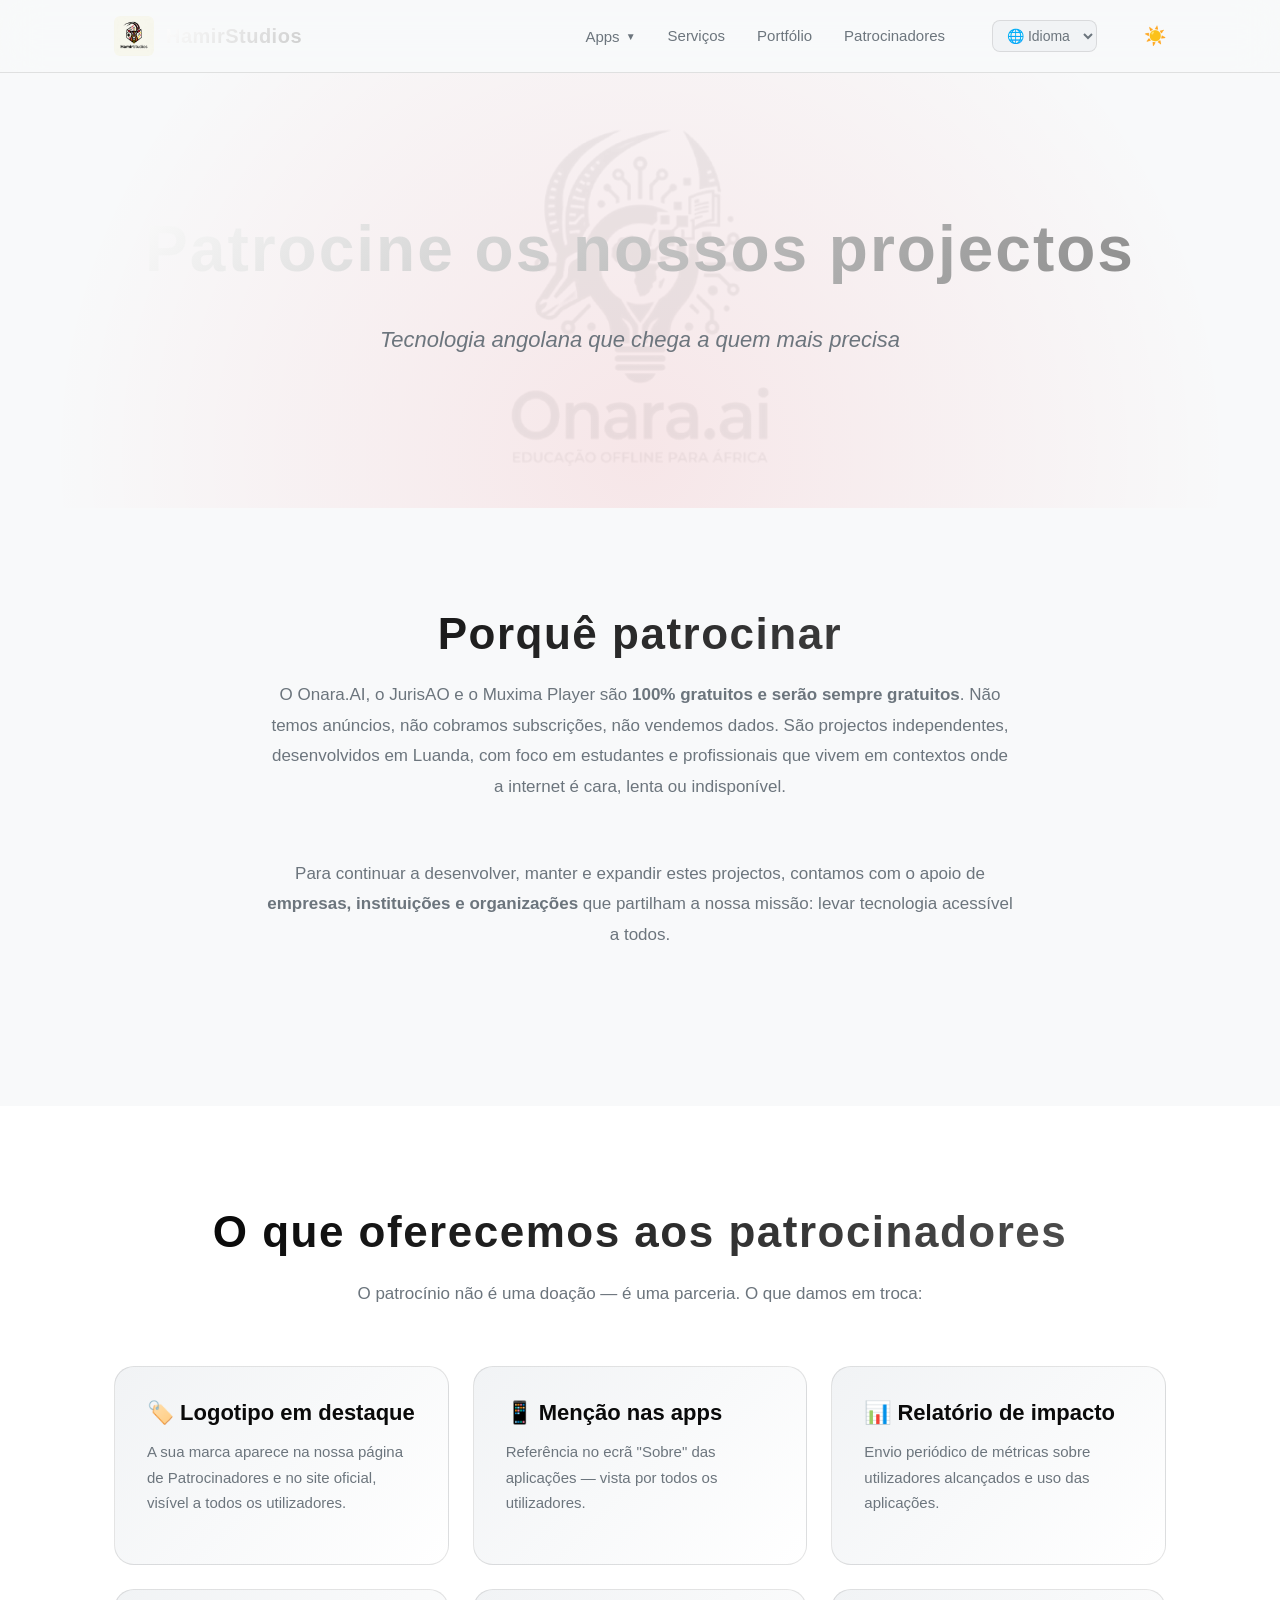
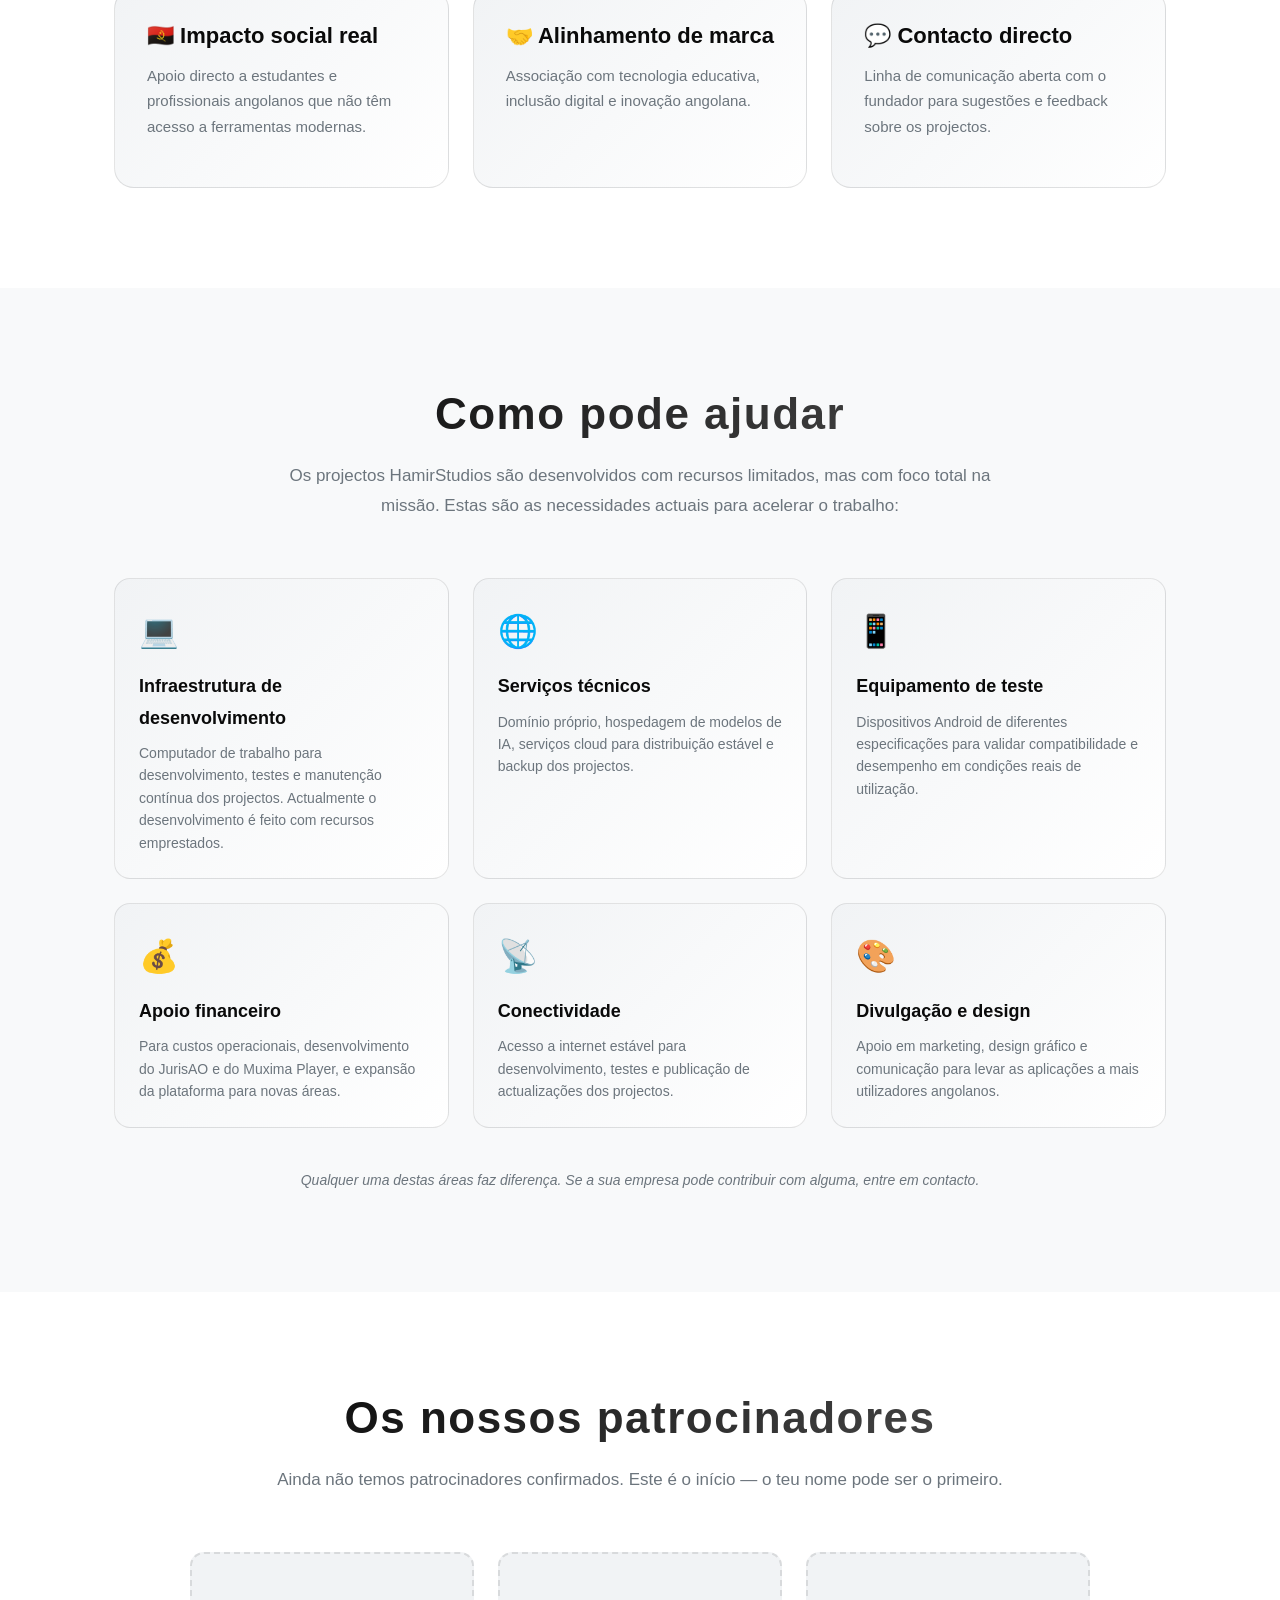
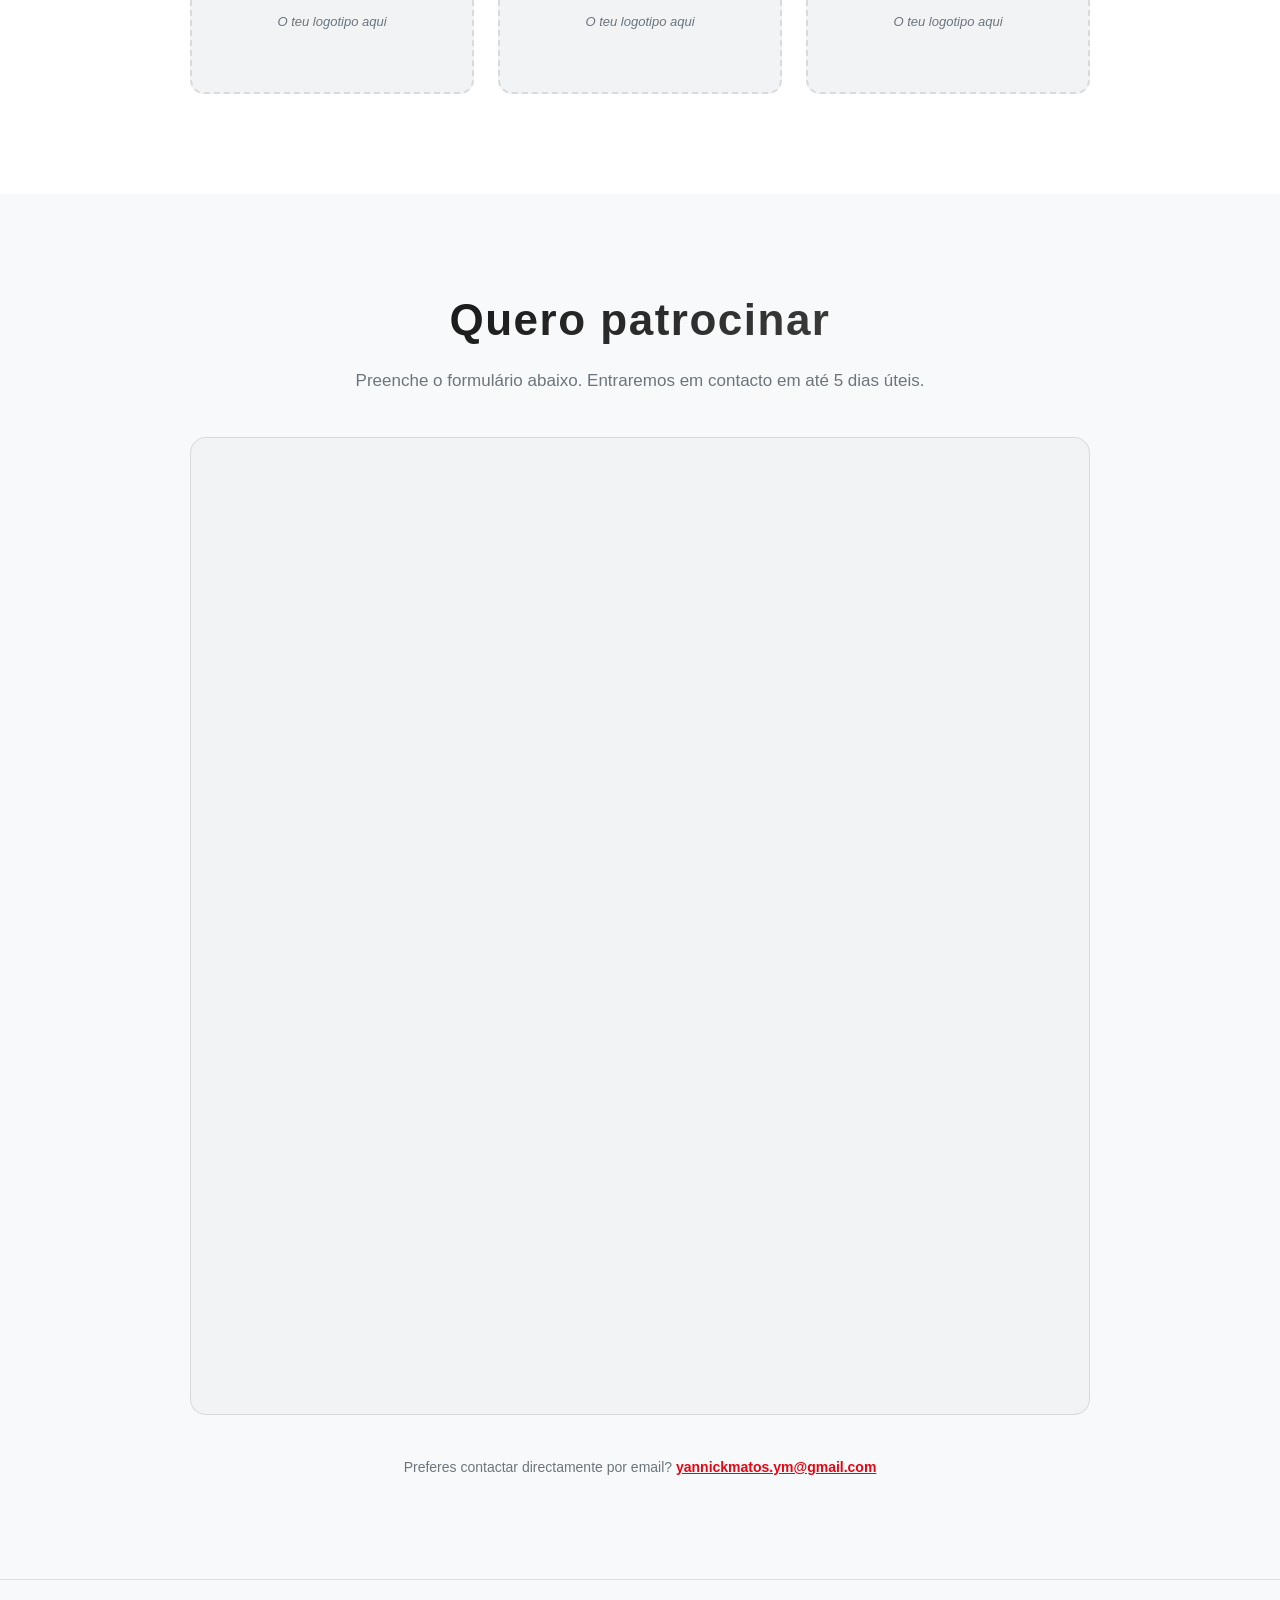
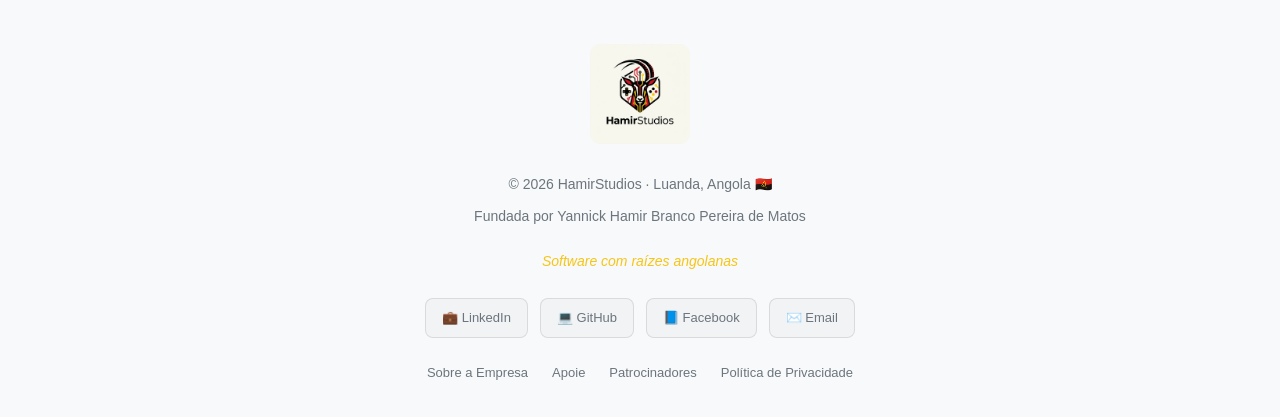
<file: patrocinadores/index.html>
<!DOCTYPE html>
<html lang="pt">
<head>
  <meta charset="UTF-8">
  <meta name="viewport" content="width=device-width, initial-scale=1.0">
  <title>Patrocinadores — HamirStudios</title>
  <meta name="description" content="Apoie os projectos da HamirStudios. Patrocine o Onara.AI, JurisAO e Muxima Player.">
  <link rel="icon" href="../assets/logoonara.png">
  <link rel="stylesheet" href="../style.css">
  <style>
    .sponsor-placeholder {
      display: grid;
      grid-template-columns: repeat(auto-fit, minmax(180px, 1fr));
      gap: 24px;
      max-width: 900px;
      margin: 0 auto;
    }
    .sponsor-slot {
      aspect-ratio: 2/1;
      border-radius: 14px;
      border: 2px dashed var(--border);
      display: flex;
      align-items: center;
      justify-content: center;
      color: var(--text-muted);
      font-size: 13px;
      font-style: italic;
      background: var(--dark-2);
    }
    .gform-container {
      max-width: 900px;
      margin: 0 auto;
      background: var(--dark-2);
      border-radius: 16px;
      border: 1px solid var(--border);
      padding: 8px;
      overflow: hidden;
    }
    .gform-container iframe {
      border-radius: 12px;
      display: block;
      width: 100%;
    }
    .need-card {
      background: linear-gradient(135deg, var(--dark-2) 0%, var(--dark-1) 100%);
      border-radius: 16px;
      padding: 24px;
      border: 1px solid var(--border);
      text-align: left;
      transition: transform 0.3s, border-color 0.3s, box-shadow 0.3s;
    }
    .need-card:hover {
      transform: translateY(-4px);
      border-color: rgba(227, 6, 19, 0.4);
      box-shadow: 0 16px 40px rgba(227, 6, 19, 0.15);
    }
    .need-icon {
      font-size: 32px;
      margin-bottom: 12px;
      display: block;
    }
    .need-card h3 {
      color: var(--white);
      font-size: 18px;
      font-weight: 700;
      margin-bottom: 8px;
    }
    .need-card p {
      color: var(--text-muted);
      font-size: 14px;
      line-height: 1.6;
      margin: 0;
    }
    @media (max-width: 768px) {
      .gform-container {
        max-width: 100%;
        padding: 4px;
      }
    }
  </style>
      <style>
    .lang-selector { background: var(--dark-2); color: var(--text-muted); border: 1px solid var(--border); border-radius: 8px; padding: 6px 10px; font-size: 14px; font-weight: 500; cursor: pointer; outline: none; font-family: inherit; transition: border-color 0.2s; margin-left: 15px; }
    .lang-selector:hover, .lang-selector:focus { border-color: var(--red); color: var(--white); }
    .goog-te-banner-frame { display: none !important; }
    body { top: 0 !important; }
    #goog-gt-tt, .goog-te-balloon-frame { display: none !important; }
    .goog-text-highlight { background: none !important; box-shadow: none !important; }
  </style>
</head>
<body>

<header class="site-header" id="header">
  <div class="container">
    <a href="../index.html" class="brand">
      <img src="../assets/logo-hamir.jpeg" alt="HamirStudios">
      <span class="brand-text">HamirStudios</span>
    </a>
    <nav class="site-nav">
      <div class="nav-dropdown">
        <button class="nav-dropdown-toggle" onclick="toggleDropdown(event)">
          Apps <span class="arrow">▼</span>
        </button>
        <div class="nav-dropdown-menu">
          <a href="../onara-ai/">Onara.AI <span class="status live">Publicado</span></a>
          <a href="../jurisao/">JurisAO <span class="status">Em dev</span></a>
          <a href="../muxima-player/">Muxima Player <span class="status">Em dev</span></a>
        </div>
      </div>
      <a href="../index.html#servicos">Serviços</a>
      <a href="../index.html#portfolio">Portfólio</a>
      <a href="index.html">Patrocinadores</a>
          <select class="lang-selector" onchange="doGTranslate(this.value);">
        <option value="">🌐 Idioma</option>
        <option value="pt">🇵🇹 PT</option>
        <option value="en">🇬🇧 EN</option>
        <option value="fr">🇫🇷 FR</option>
        <option value="es">🇪🇸 ES</option>
      </select>
          <button class="theme-toggle" id="theme-toggle" aria-label="Alternar tema" title="Alternar modo claro/escuro">🌙</button>
</nav>
  </div>
</header>

<section class="hero">
  <img src="../assets/logoonara.png" class="watermark" alt="">
  <div class="container hero-content">
    <h1>Patrocine os nossos projectos</h1>
    <p class="tagline">Tecnologia angolana que chega a quem mais precisa</p>
  </div>
</section>

<section class="section">
  <div class="container">
    <h2 class="section-title reveal">Porquê patrocinar</h2>
    <p class="section-subtitle reveal">
      O Onara.AI, o JurisAO e o Muxima Player são <strong>100% gratuitos e serão sempre gratuitos</strong>. Não temos anúncios, não cobramos subscrições, não vendemos dados. São projectos independentes, desenvolvidos em Luanda, com foco em estudantes e profissionais que vivem em contextos onde a internet é cara, lenta ou indisponível.
    </p>
    <p class="section-subtitle reveal">
      Para continuar a desenvolver, manter e expandir estes projectos, contamos com o apoio de <strong>empresas, instituições e organizações</strong> que partilham a nossa missão: levar tecnologia acessível a todos.
    </p>
  </div>
</section>

<section class="section section-alt">
  <div class="container">
    <h2 class="section-title reveal">O que oferecemos aos patrocinadores</h2>
    <p class="section-subtitle reveal">
      O patrocínio não é uma doação — é uma parceria. O que damos em troca:
    </p>

    <div class="card-grid">
      <div class="card reveal">
        <h3>🏷️ Logotipo em destaque</h3>
        <p>A sua marca aparece na nossa página de Patrocinadores e no site oficial, visível a todos os utilizadores.</p>
      </div>
      <div class="card reveal">
        <h3>📱 Menção nas apps</h3>
        <p>Referência no ecrã "Sobre" das aplicações — vista por todos os utilizadores.</p>
      </div>
      <div class="card reveal">
        <h3>📊 Relatório de impacto</h3>
        <p>Envio periódico de métricas sobre utilizadores alcançados e uso das aplicações.</p>
      </div>
      <div class="card reveal">
        <h3>🇦🇴 Impacto social real</h3>
        <p>Apoio directo a estudantes e profissionais angolanos que não têm acesso a ferramentas modernas.</p>
      </div>
      <div class="card reveal">
        <h3>🤝 Alinhamento de marca</h3>
        <p>Associação com tecnologia educativa, inclusão digital e inovação angolana.</p>
      </div>
      <div class="card reveal">
        <h3>💬 Contacto directo</h3>
        <p>Linha de comunicação aberta com o fundador para sugestões e feedback sobre os projectos.</p>
      </div>
    </div>
  </div>
</section>

<section class="section">
  <div class="container">
    <h2 class="section-title reveal">Como pode ajudar</h2>
    <p class="section-subtitle reveal">
      Os projectos HamirStudios são desenvolvidos com recursos limitados, mas com foco total na missão. Estas são as necessidades actuais para acelerar o trabalho:
    </p>

    <div class="card-grid">
      <div class="need-card reveal">
        <span class="need-icon">💻</span>
        <h3>Infraestrutura de desenvolvimento</h3>
        <p>Computador de trabalho para desenvolvimento, testes e manutenção contínua dos projectos. Actualmente o desenvolvimento é feito com recursos emprestados.</p>
      </div>

      <div class="need-card reveal">
        <span class="need-icon">🌐</span>
        <h3>Serviços técnicos</h3>
        <p>Domínio próprio, hospedagem de modelos de IA, serviços cloud para distribuição estável e backup dos projectos.</p>
      </div>

      <div class="need-card reveal">
        <span class="need-icon">📱</span>
        <h3>Equipamento de teste</h3>
        <p>Dispositivos Android de diferentes especificações para validar compatibilidade e desempenho em condições reais de utilização.</p>
      </div>

      <div class="need-card reveal">
        <span class="need-icon">💰</span>
        <h3>Apoio financeiro</h3>
        <p>Para custos operacionais, desenvolvimento do JurisAO e do Muxima Player, e expansão da plataforma para novas áreas.</p>
      </div>

      <div class="need-card reveal">
        <span class="need-icon">📡</span>
        <h3>Conectividade</h3>
        <p>Acesso a internet estável para desenvolvimento, testes e publicação de actualizações dos projectos.</p>
      </div>

      <div class="need-card reveal">
        <span class="need-icon">🎨</span>
        <h3>Divulgação e design</h3>
        <p>Apoio em marketing, design gráfico e comunicação para levar as aplicações a mais utilizadores angolanos.</p>
      </div>
    </div>

    <p class="reveal" style="text-align: center; margin-top: 40px; color: var(--text-muted); font-size: 14px; font-style: italic;">
      Qualquer uma destas áreas faz diferença. Se a sua empresa pode contribuir com alguma, entre em contacto.
    </p>
  </div>
</section>

<section class="section section-alt">
  <div class="container">
    <h2 class="section-title reveal">Os nossos patrocinadores</h2>
    <p class="section-subtitle reveal">
      Ainda não temos patrocinadores confirmados. Este é o início — o teu nome pode ser o primeiro.
    </p>

    <div class="sponsor-placeholder reveal">
      <div class="sponsor-slot">O teu logotipo aqui</div>
      <div class="sponsor-slot">O teu logotipo aqui</div>
      <div class="sponsor-slot">O teu logotipo aqui</div>
    </div>
  </div>
</section>

<section class="section">
  <div class="container">
    <h2 class="section-title reveal">Quero patrocinar</h2>
    <p class="section-subtitle reveal" style="margin: 0 auto 40px;">
      Preenche o formulário abaixo. Entraremos em contacto em até 5 dias úteis.
    </p>

    <div class="gform-container reveal">
      <iframe
        src="https://docs.google.com/forms/d/e/1FAIpQLScDsV-QFJSLBQwXOHDf7-pLlLOrcUKtL_BfE3v2w3BeeYcmkA/viewform?embedded=true"
        width="100%"
        height="960"
        frameborder="0"
        marginheight="0"
        marginwidth="0"
        style="min-height: 960px;">
        A carregar…
      </iframe>
    </div>

    <p class="reveal" style="text-align: center; margin-top: 40px; color: var(--text-muted); font-size: 14px;">
      Preferes contactar directamente por email?
      <a href="mailto:yannickmatos.ym@gmail.com?subject=Patroc%C3%ADnio%20-%20HamirStudios" style="color: var(--red); font-weight: 600;">yannickmatos.ym@gmail.com</a>
    </p>
  </div>
</section>

<footer class="site-footer">
  <div class="container">
    <img src="../assets/logo-hamir.jpeg" class="footer-logo" alt="HamirStudios">
    <p class="footer-text">© 2026 HamirStudios · Luanda, Angola 🇦🇴</p>
    <p class="footer-text">Fundada por Yannick Hamir Branco Pereira de Matos</p>
    <p class="footer-slogan">Software com raízes angolanas</p>
    <div class="footer-social">
      <a href="https://linkedin.com/in/yannickmatos" target="_blank" rel="noopener">💼 LinkedIn</a>
      <a href="https://github.com/matrixangola" target="_blank" rel="noopener">💻 GitHub</a>
      <a href="https://www.facebook.com/yannickdematos" target="_blank" rel="noopener">📘 Facebook</a>
      <a href="mailto:yannickmatos.ym@gmail.com">✉️ Email</a>
    </div>
    <div class="footer-links">
      <a href="../sobre/">Sobre a Empresa</a>
      <a href="../apoie/">Apoie</a>
      <a href="../patrocinadores/">Patrocinadores</a>
      <a href="../privacidade/">Política de Privacidade</a>
    </div>
  </div>
</footer>

<script src="../toggleDropdown.js"></script>

<script type="text/javascript">
function googleTranslateElementInit() { new google.translate.TranslateElement({pageLanguage: 'pt', autoDisplay: false}, 'google_translate_element'); }
function doGTranslate(lang_pair) {
  if(lang_pair == 'pt' || lang_pair == '') { document.cookie = "googtrans=; expires=Thu, 01 Jan 1970 00:00:00 UTC; path=/;"; document.cookie = "googtrans=; expires=Thu, 01 Jan 1970 00:00:00 UTC; path=/; domain=" + location.hostname; location.reload(); return; }
  var teCombo; var sel = document.getElementsByTagName('select');
  for(var i = 0; i < sel.length; i++) if(sel[i].className == 'goog-te-combo') teCombo = sel[i];
  if(document.getElementById('google_translate_element') == null ) return;
  if(document.getElementById('google_translate_element').innerHTML.length == 0 || teCombo.length == 0 || teCombo.innerHTML.length == 0) { setTimeout(function(){doGTranslate(lang_pair)},500) } else { teCombo.value = lang_pair; if(document.createEvent) { var evt = document.createEvent("HTMLEvents"); evt.initEvent("change", true, true); teCombo.dispatchEvent(evt); } else { teCombo.fireEvent("onchange"); } }
}
document.addEventListener('DOMContentLoaded', () => { var div = document.createElement('div'); div.id = 'google_translate_element'; div.style.display = 'none'; document.body.appendChild(div); var script = document.createElement('script'); script.type = 'text/javascript'; script.src = 'https://translate.google.com/translate_a/element.js?cb=googleTranslateElementInit'; document.body.appendChild(script); });
</script>
<script>
  // Lógica do Tema
  (function() {
    const currentTheme = localStorage.getItem('theme') || 'light'; // Padrão é 'light'
    if (currentTheme === 'light') {
      document.body.classList.add('light-mode');
    }
    
    // Atualizar o ícone do botão assim que o DOM carregar
    document.addEventListener('DOMContentLoaded', () => {
      const toggleBtn = document.getElementById('theme-toggle');
      if (toggleBtn) {
        toggleBtn.textContent = document.body.classList.contains('light-mode') ? '☀️' : '🌙';
        
        toggleBtn.addEventListener('click', () => {
          document.body.classList.toggle('light-mode');
          const isLight = document.body.classList.contains('light-mode');
          
          // Mudar o ícone
          toggleBtn.textContent = isLight ? '☀️' : '🌙';
          
          // Guardar a preferência
          localStorage.setItem('theme', isLight ? 'light' : 'dark');
        });
      }
    });
  })();
</script>
</body>
</html>
</file>
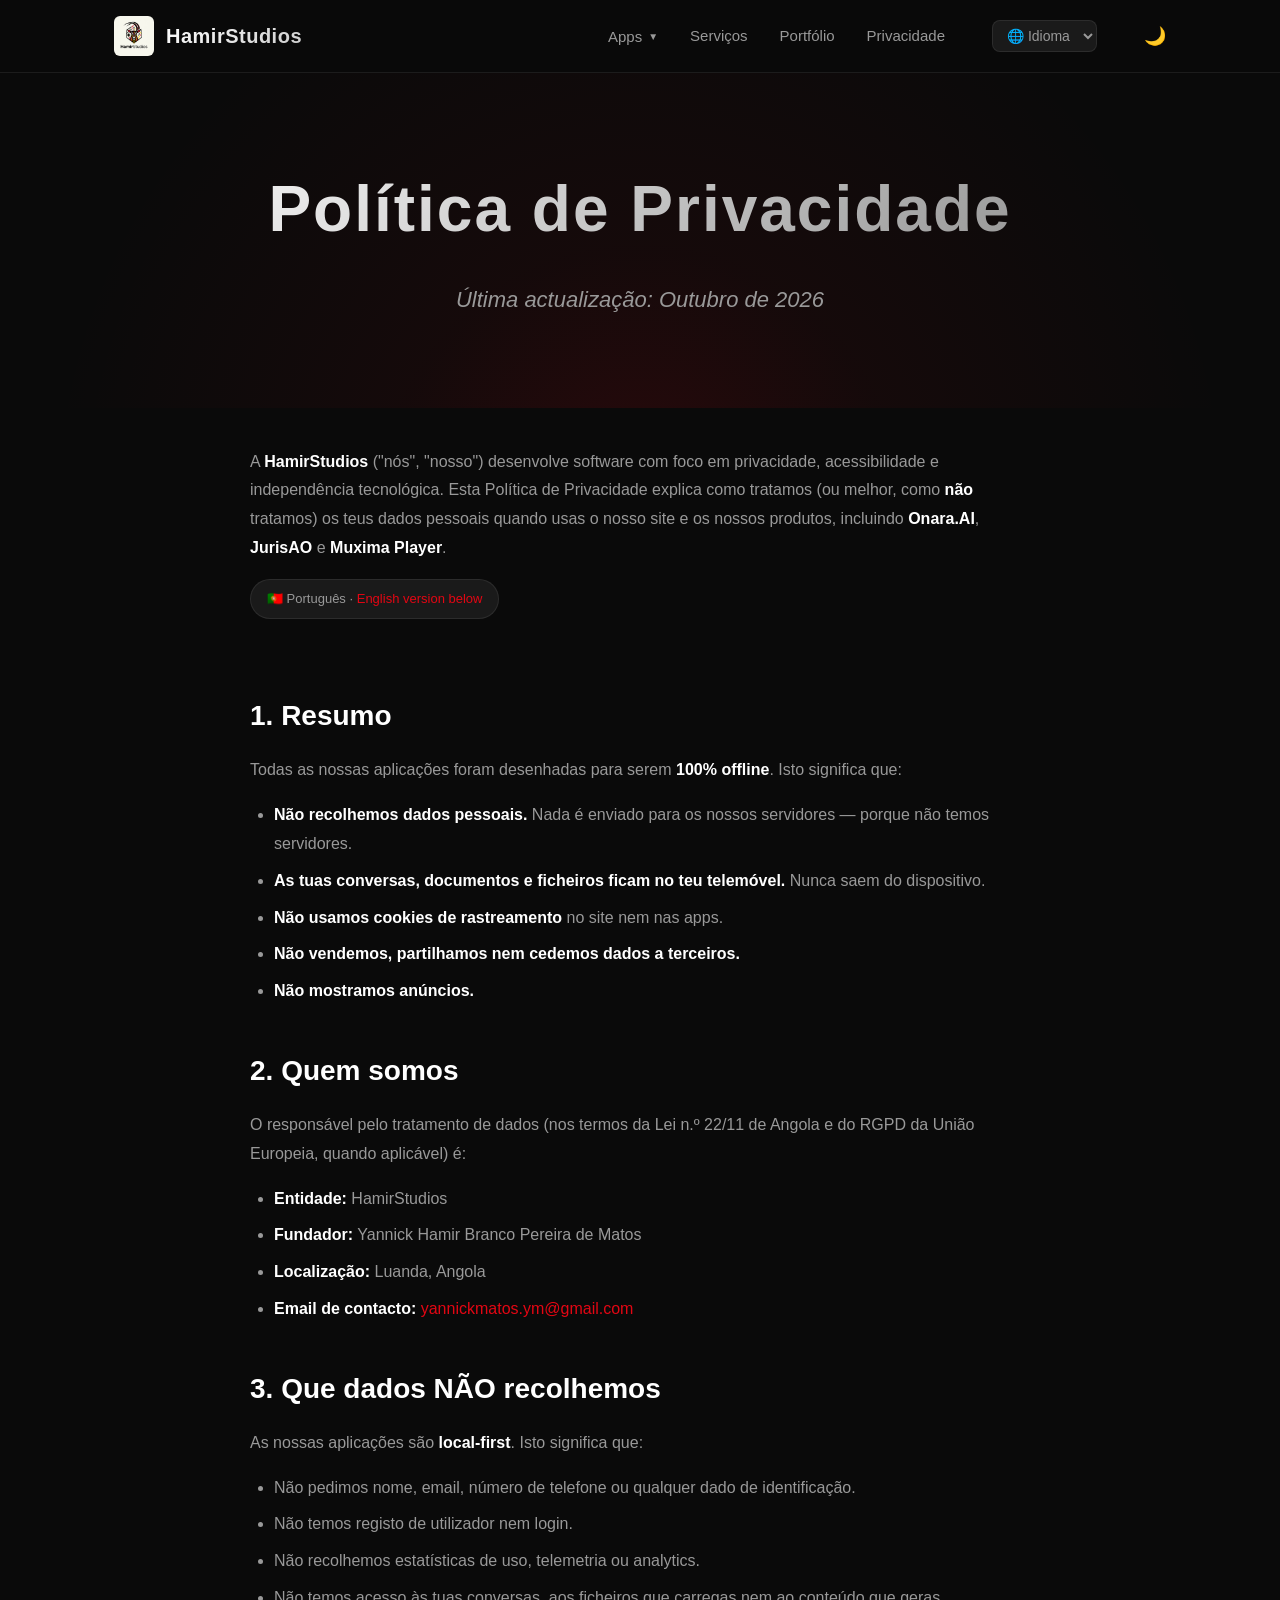
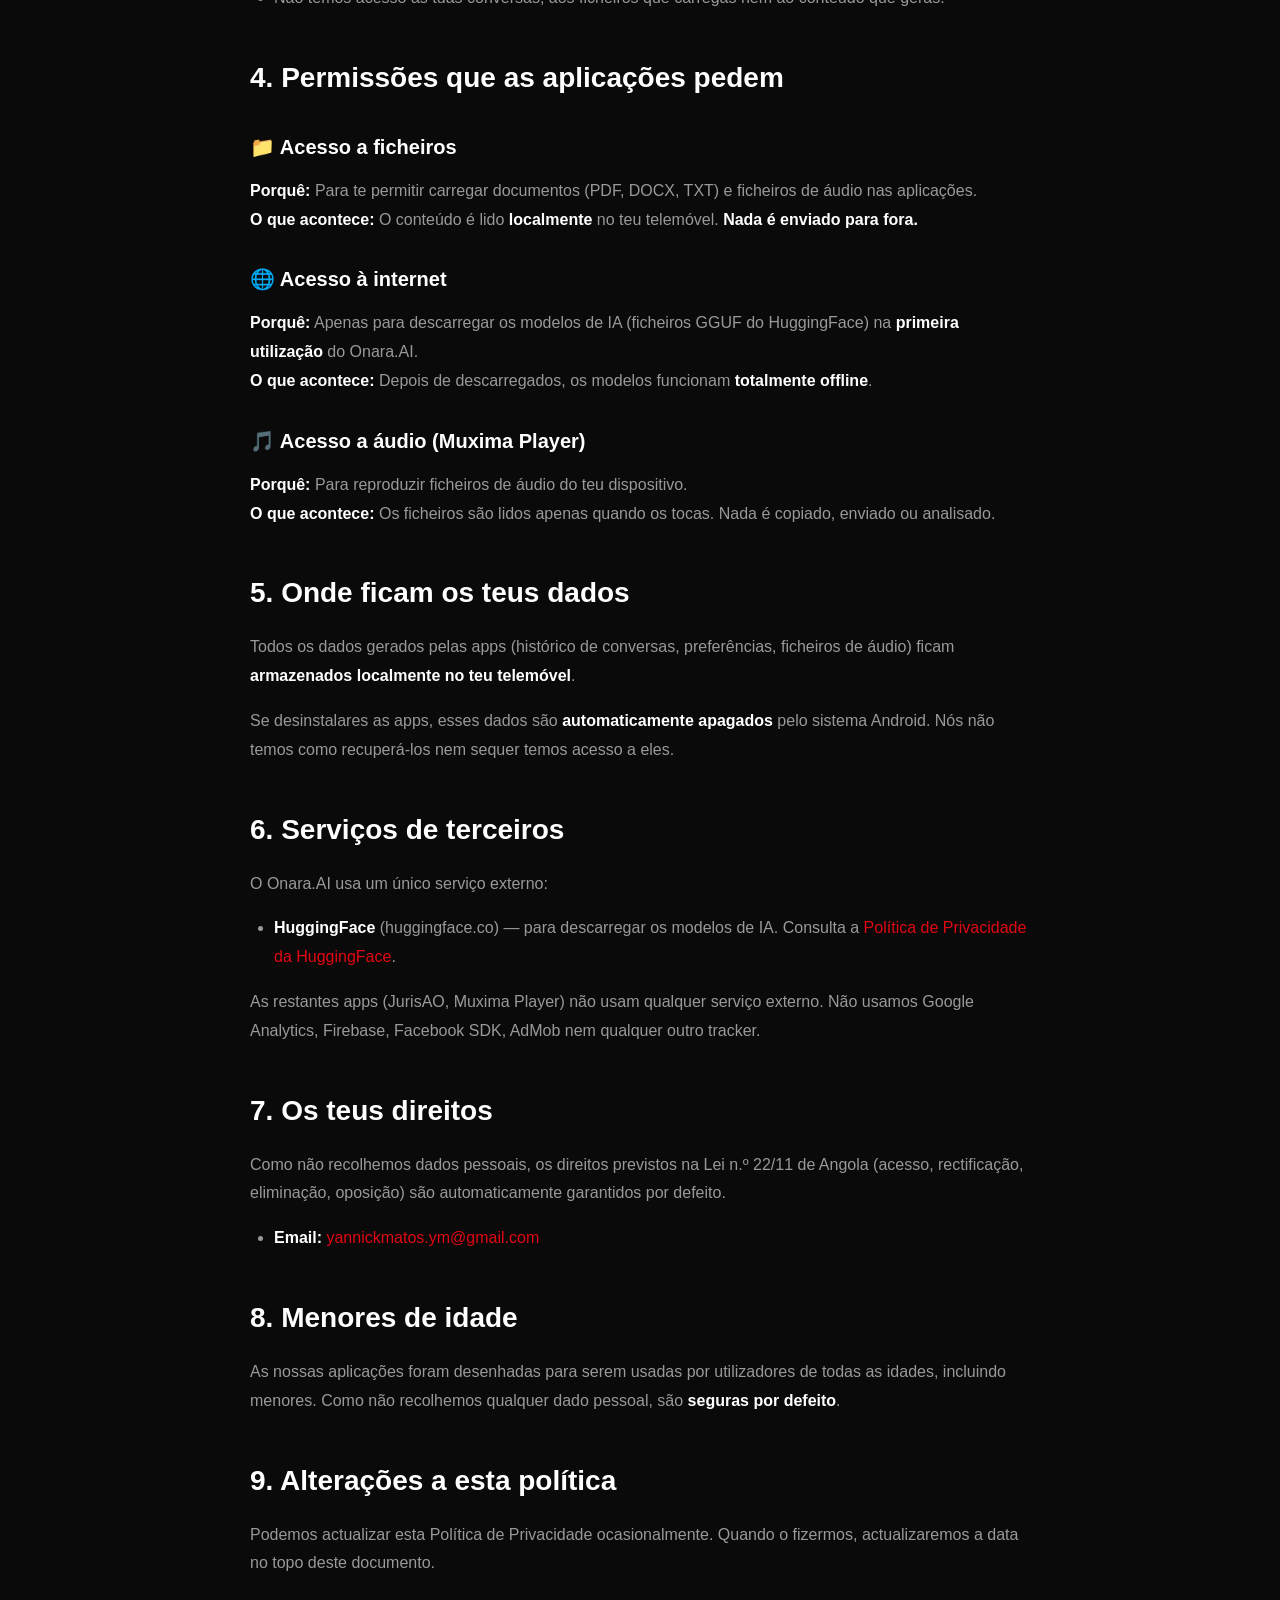
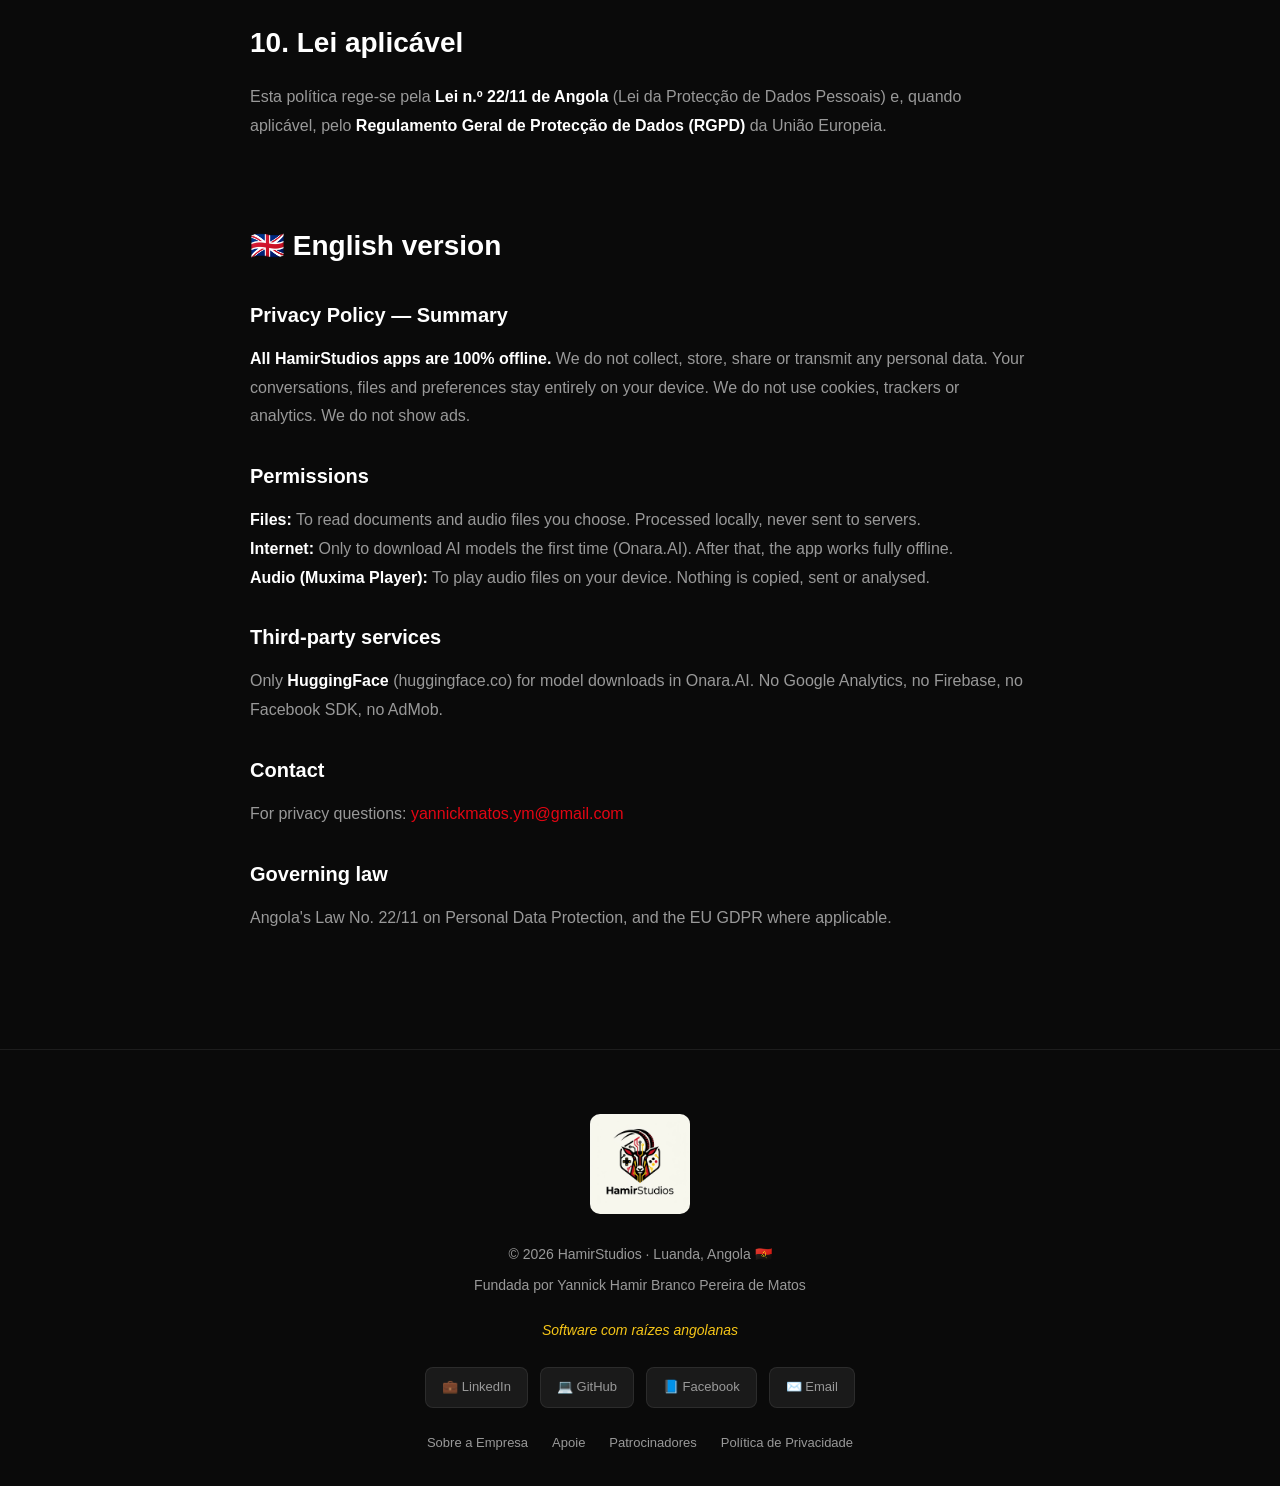
<file: privacidade/index.html>
<!DOCTYPE html>
<html lang="pt">
<head>
  <meta charset="UTF-8">
  <meta name="viewport" content="width=device-width, initial-scale=1.0">
  <title>Política de Privacidade — HamirStudios</title>
  <meta name="description" content="Política de Privacidade da HamirStudios. As nossas aplicações são 100% offline e não recolhem dados pessoais.">
  <link rel="icon" href="../assets/logoonara.png">
  <link rel="stylesheet" href="../style.css">
  <style>
    .legal-content {
      max-width: 780px;
      margin: 0 auto;
    }
    .legal-content h2 {
      font-size: 28px;
      margin-top: 40px;
      margin-bottom: 16px;
      color: var(--white);
      font-weight: 800;
    }
    .legal-content h3 {
      font-size: 20px;
      margin-top: 28px;
      margin-bottom: 12px;
      color: var(--white);
      font-weight: 700;
    }
    .legal-content p {
      margin-bottom: 16px;
      color: var(--text-muted);
      line-height: 1.8;
    }
    .legal-content ul {
      margin-bottom: 16px;
      padding-left: 24px;
      color: var(--text-muted);
      line-height: 1.8;
    }
    .legal-content li {
      margin-bottom: 8px;
    }
    .legal-content strong {
      color: var(--white);
    }
    .legal-content a {
      color: var(--red);
      text-decoration: none;
    }
    .legal-content a:hover {
      text-decoration: underline;
    }
    .legal-updated {
      display: inline-block;
      padding: 8px 16px;
      background: var(--dark-2);
      border-radius: 20px;
      font-size: 13px;
      color: var(--text-muted);
      margin-bottom: 32px;
      border: 1px solid var(--border);
    }
  </style>
      <style>
    .lang-selector { background: var(--dark-2); color: var(--text-muted); border: 1px solid var(--border); border-radius: 8px; padding: 6px 10px; font-size: 14px; font-weight: 500; cursor: pointer; outline: none; font-family: inherit; transition: border-color 0.2s; margin-left: 15px; }
    .lang-selector:hover, .lang-selector:focus { border-color: var(--red); color: var(--white); }
    .goog-te-banner-frame { display: none !important; }
    body { top: 0 !important; }
    #goog-gt-tt, .goog-te-balloon-frame { display: none !important; }
    .goog-text-highlight { background: none !important; box-shadow: none !important; }
  </style>
</head>
<body>

<header class="site-header" id="header">
  <div class="container">
    <a href="../index.html" class="brand">
      <img src="../assets/logo-hamir.jpeg" alt="HamirStudios">
      <span class="brand-text">HamirStudios</span>
    </a>
    <nav class="site-nav">
      <div class="nav-dropdown">
        <button class="nav-dropdown-toggle" onclick="toggleDropdown(event)">
          Apps <span class="arrow">▼</span>
        </button>
        <div class="nav-dropdown-menu">
          <a href="../onara-ai/">Onara.AI <span class="status live">Publicado</span></a>
          <a href="../jurisao/">JurisAO <span class="status">Em dev</span></a>
          <a href="../muxima-player/">Muxima Player <span class="status">Em dev</span></a>
        </div>
      </div>
      <a href="../index.html#servicos">Serviços</a>
      <a href="../index.html#portfolio">Portfólio</a>
      <a href="index.html">Privacidade</a>
          <select class="lang-selector" onchange="doGTranslate(this.value);">
        <option value="">🌐 Idioma</option>
        <option value="pt">🇵🇹 PT</option>
        <option value="en">🇬🇧 EN</option>
        <option value="fr">🇫🇷 FR</option>
        <option value="es">🇪🇸 ES</option>
      </select>
          <button class="theme-toggle" id="theme-toggle" aria-label="Alternar tema" title="Alternar modo claro/escuro">🌙</button>
</nav>
  </div>
</header>

<section class="hero" style="padding: 80px 0 40px;">
  <div class="container hero-content">
    <h1>Política de Privacidade</h1>
    <p class="tagline">Última actualização: Outubro de 2026</p>
  </div>
</section>

<section class="section" style="padding-top: 40px;">
  <div class="container">
    <div class="legal-content">

      <p>
        A <strong>HamirStudios</strong> ("nós", "nosso") desenvolve software com foco em privacidade, acessibilidade e independência tecnológica. Esta Política de Privacidade explica como tratamos (ou melhor, como <strong>não</strong> tratamos) os teus dados pessoais quando usas o nosso site e os nossos produtos, incluindo <strong>Onara.AI</strong>, <strong>JurisAO</strong> e <strong>Muxima Player</strong>.
      </p>

      <div class="legal-updated">
        🇵🇹 Português · <a href="#english">English version below</a>
      </div>

      <h2>1. Resumo</h2>
      <p>
        Todas as nossas aplicações foram desenhadas para serem <strong>100% offline</strong>. Isto significa que:
      </p>
      <ul>
        <li><strong>Não recolhemos dados pessoais.</strong> Nada é enviado para os nossos servidores — porque não temos servidores.</li>
        <li><strong>As tuas conversas, documentos e ficheiros ficam no teu telemóvel.</strong> Nunca saem do dispositivo.</li>
        <li><strong>Não usamos cookies de rastreamento</strong> no site nem nas apps.</li>
        <li><strong>Não vendemos, partilhamos nem cedemos dados a terceiros.</strong></li>
        <li><strong>Não mostramos anúncios.</strong></li>
      </ul>

      <h2>2. Quem somos</h2>
      <p>
        O responsável pelo tratamento de dados (nos termos da Lei n.º 22/11 de Angola e do RGPD da União Europeia, quando aplicável) é:
      </p>
      <ul>
        <li><strong>Entidade:</strong> HamirStudios</li>
        <li><strong>Fundador:</strong> Yannick Hamir Branco Pereira de Matos</li>
        <li><strong>Localização:</strong> Luanda, Angola</li>
        <li><strong>Email de contacto:</strong> <a href="mailto:yannickmatos.ym@gmail.com">yannickmatos.ym@gmail.com</a></li>
      </ul>

      <h2>3. Que dados NÃO recolhemos</h2>
      <p>
        As nossas aplicações são <strong>local-first</strong>. Isto significa que:
      </p>
      <ul>
        <li>Não pedimos nome, email, número de telefone ou qualquer dado de identificação.</li>
        <li>Não temos registo de utilizador nem login.</li>
        <li>Não recolhemos estatísticas de uso, telemetria ou analytics.</li>
        <li>Não temos acesso às tuas conversas, aos ficheiros que carregas nem ao conteúdo que geras.</li>
      </ul>

      <h2>4. Permissões que as aplicações pedem</h2>

      <h3>📁 Acesso a ficheiros</h3>
      <p>
        <strong>Porquê:</strong> Para te permitir carregar documentos (PDF, DOCX, TXT) e ficheiros de áudio nas aplicações.<br>
        <strong>O que acontece:</strong> O conteúdo é lido <strong>localmente</strong> no teu telemóvel. <strong>Nada é enviado para fora.</strong>
      </p>

      <h3>🌐 Acesso à internet</h3>
      <p>
        <strong>Porquê:</strong> Apenas para descarregar os modelos de IA (ficheiros GGUF do HuggingFace) na <strong>primeira utilização</strong> do Onara.AI.<br>
        <strong>O que acontece:</strong> Depois de descarregados, os modelos funcionam <strong>totalmente offline</strong>.
      </p>

      <h3>🎵 Acesso a áudio (Muxima Player)</h3>
      <p>
        <strong>Porquê:</strong> Para reproduzir ficheiros de áudio do teu dispositivo.<br>
        <strong>O que acontece:</strong> Os ficheiros são lidos apenas quando os tocas. Nada é copiado, enviado ou analisado.
      </p>

      <h2>5. Onde ficam os teus dados</h2>
      <p>
        Todos os dados gerados pelas apps (histórico de conversas, preferências, ficheiros de áudio) ficam <strong>armazenados localmente no teu telemóvel</strong>.
      </p>
      <p>
        Se desinstalares as apps, esses dados são <strong>automaticamente apagados</strong> pelo sistema Android. Nós não temos como recuperá-los nem sequer temos acesso a eles.
      </p>

      <h2>6. Serviços de terceiros</h2>
      <p>
        O Onara.AI usa um único serviço externo:
      </p>
      <ul>
        <li><strong>HuggingFace</strong> (huggingface.co) — para descarregar os modelos de IA. Consulta a <a href="https://huggingface.co/privacy" target="_blank" rel="noopener">Política de Privacidade da HuggingFace</a>.</li>
      </ul>
      <p>
        As restantes apps (JurisAO, Muxima Player) não usam qualquer serviço externo. Não usamos Google Analytics, Firebase, Facebook SDK, AdMob nem qualquer outro tracker.
      </p>

      <h2>7. Os teus direitos</h2>
      <p>
        Como não recolhemos dados pessoais, os direitos previstos na Lei n.º 22/11 de Angola (acesso, rectificação, eliminação, oposição) são automaticamente garantidos por defeito.
      </p>
      <ul>
        <li><strong>Email:</strong> <a href="mailto:yannickmatos.ym@gmail.com">yannickmatos.ym@gmail.com</a></li>
      </ul>

      <h2>8. Menores de idade</h2>
      <p>
        As nossas aplicações foram desenhadas para serem usadas por utilizadores de todas as idades, incluindo menores. Como não recolhemos qualquer dado pessoal, são <strong>seguras por defeito</strong>.
      </p>

      <h2>9. Alterações a esta política</h2>
      <p>
        Podemos actualizar esta Política de Privacidade ocasionalmente. Quando o fizermos, actualizaremos a data no topo deste documento.
      </p>

      <h2>10. Lei aplicável</h2>
      <p>
        Esta política rege-se pela <strong>Lei n.º 22/11 de Angola</strong> (Lei da Protecção de Dados Pessoais) e, quando aplicável, pelo <strong>Regulamento Geral de Protecção de Dados (RGPD)</strong> da União Europeia.
      </p>

      <h2 id="english" style="margin-top: 80px;">🇬🇧 English version</h2>

      <h3>Privacy Policy — Summary</h3>
      <p>
        <strong>All HamirStudios apps are 100% offline.</strong> We do not collect, store, share or transmit any personal data. Your conversations, files and preferences stay entirely on your device. We do not use cookies, trackers or analytics. We do not show ads.
      </p>

      <h3>Permissions</h3>
      <p>
        <strong>Files:</strong> To read documents and audio files you choose. Processed locally, never sent to servers.<br>
        <strong>Internet:</strong> Only to download AI models the first time (Onara.AI). After that, the app works fully offline.<br>
        <strong>Audio (Muxima Player):</strong> To play audio files on your device. Nothing is copied, sent or analysed.
      </p>

      <h3>Third-party services</h3>
      <p>
        Only <strong>HuggingFace</strong> (huggingface.co) for model downloads in Onara.AI. No Google Analytics, no Firebase, no Facebook SDK, no AdMob.
      </p>

      <h3>Contact</h3>
      <p>
        For privacy questions: <a href="mailto:yannickmatos.ym@gmail.com">yannickmatos.ym@gmail.com</a>
      </p>

      <h3>Governing law</h3>
      <p>
        Angola's Law No. 22/11 on Personal Data Protection, and the EU GDPR where applicable.
      </p>

    </div>
  </div>
</section>

<footer class="site-footer">
  <div class="container">
    <img src="../assets/logo-hamir.jpeg" class="footer-logo" alt="HamirStudios">
    <p class="footer-text">© 2026 HamirStudios · Luanda, Angola 🇦🇴</p>
    <p class="footer-text">Fundada por Yannick Hamir Branco Pereira de Matos</p>
    <p class="footer-slogan">Software com raízes angolanas</p>
    <div class="footer-social">
      <a href="https://linkedin.com/in/yannickmatos" target="_blank" rel="noopener">💼 LinkedIn</a>
      <a href="https://github.com/matrixangola" target="_blank" rel="noopener">💻 GitHub</a>
      <a href="https://www.facebook.com/yannickdematos" target="_blank" rel="noopener">📘 Facebook</a>
      <a href="mailto:yannickmatos.ym@gmail.com">✉️ Email</a>
    </div>
    <div class="footer-links">
      <a href="../sobre/">Sobre a Empresa</a>
      <a href="../apoie/">Apoie</a>
      <a href="../patrocinadores/">Patrocinadores</a>
      <a href="../privacidade/">Política de Privacidade</a>
    </div>
  </div>
</footer>
</file>
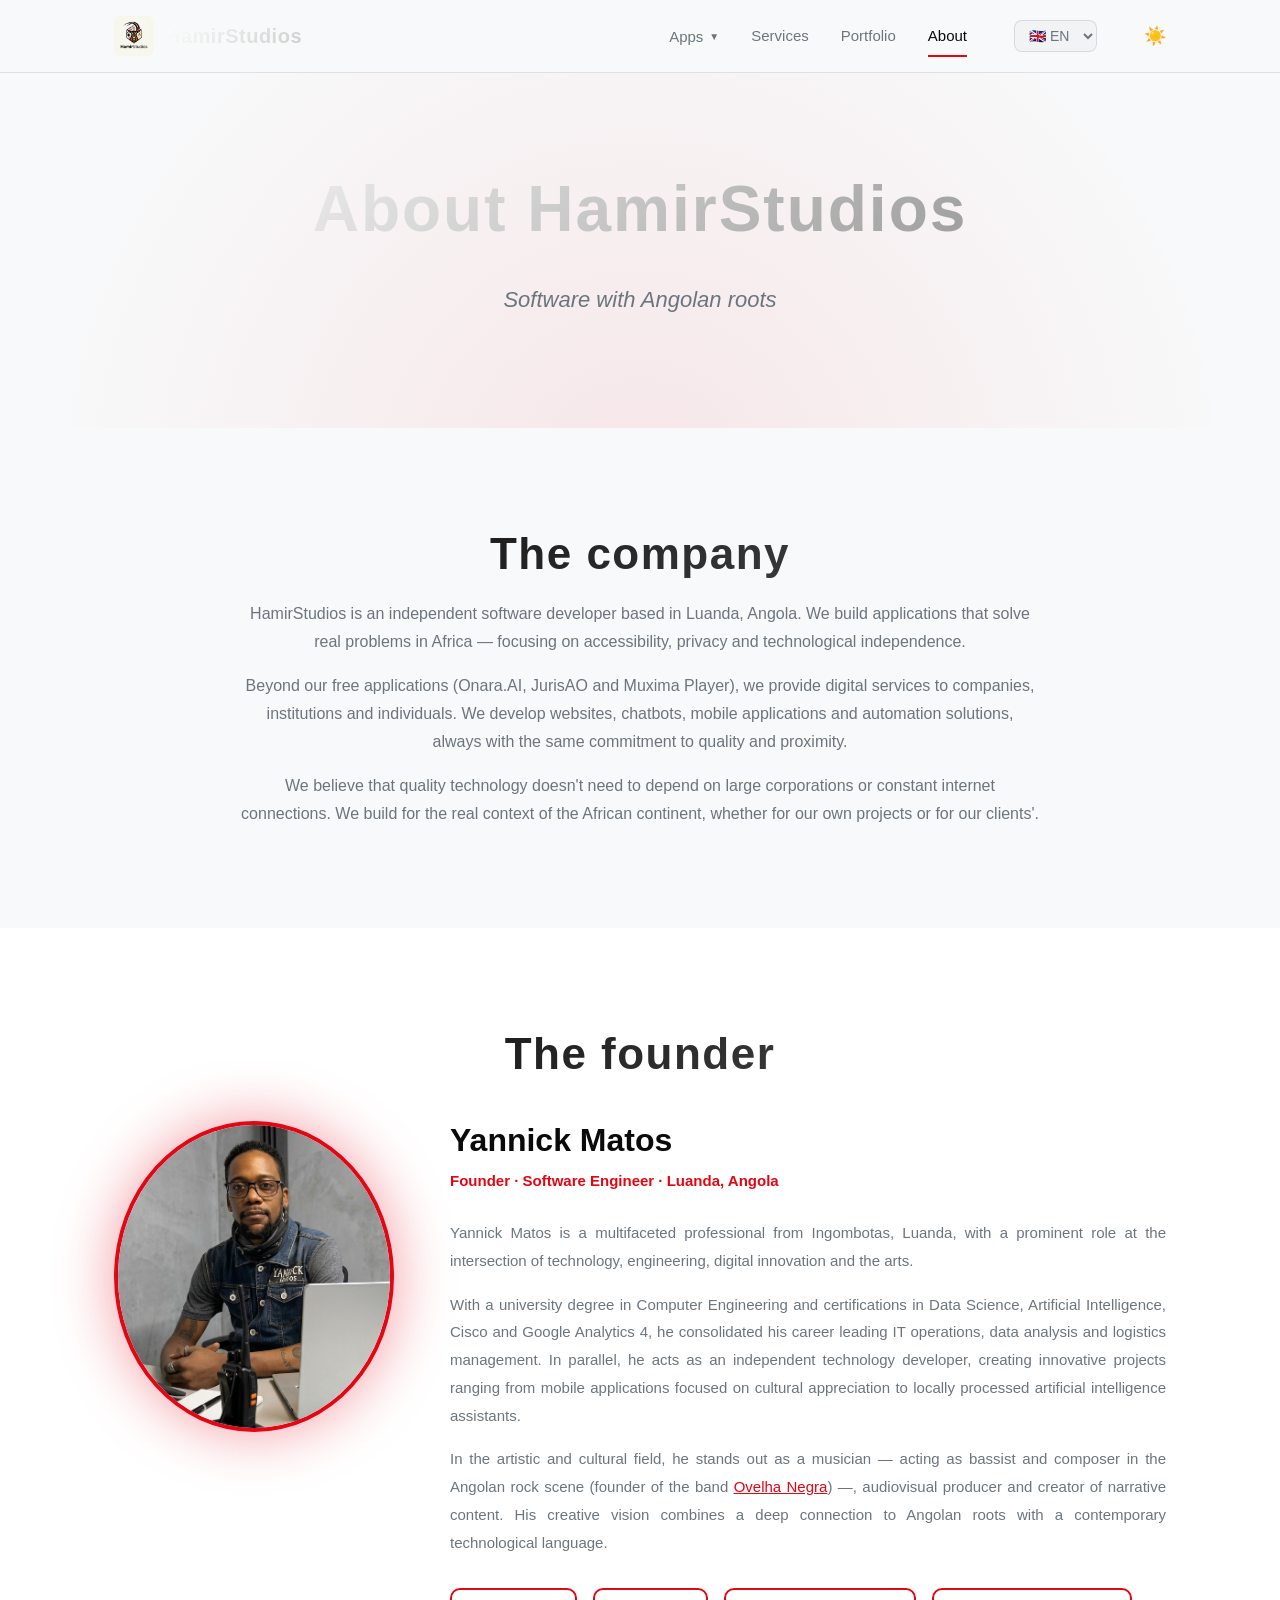
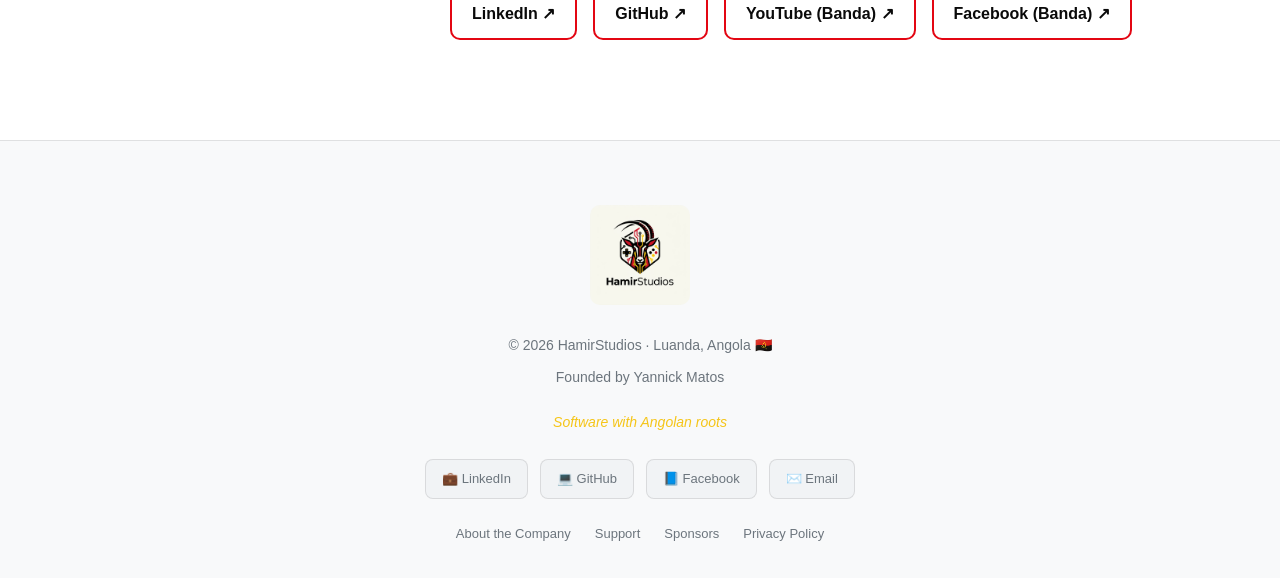
<file: sobre/index.html>
<!DOCTYPE html>
<html lang="pt">
<head>
  <meta charset="UTF-8">
  <meta name="viewport" content="width=device-width, initial-scale=1.0">
  <title>Sobre — HamirStudios</title>
  <link rel="icon" href="../assets/logo-hamir.jpeg">
  <link rel="stylesheet" href="../style.css">
  <style>
    .lang-selector { background: var(--dark-2); color: var(--text-muted); border: 1px solid var(--border); border-radius: 8px; padding: 6px 10px; font-size: 14px; font-weight: 500; cursor: pointer; outline: none; font-family: inherit; margin-left: 15px; }
    .lang-selector:hover { border-color: var(--red); color: var(--white); }
  </style>
</head>
<body>

<header class="site-header" id="header">
  <div class="container">
    <a href="../index.html" class="brand">
      <img src="../assets/logo-hamir.jpeg" alt="HamirStudios">
      <span class="brand-text">HamirStudios</span>
    </a>
    <nav class="site-nav">
      <div class="nav-dropdown">
        <button class="nav-dropdown-toggle" onclick="toggleDropdown(event)">Apps <span class="arrow">▼</span></button>
        <div class="nav-dropdown-menu">
          <a href="../onara-ai/">Onara.AI</a>
          <a href="../jurisao/">JurisAO</a>
          <a href="../muxima-player/">Muxima Player</a>
        </div>
      </div>
      <a href="../index.html#servicos" id="nav_services">Serviços</a>
      <a href="../index.html#portfolio" id="nav_portfolio">Portfólio</a>
      <a href="index.html" class="active" id="nav_contact">Sobre</a>
      
      <select class="lang-selector" id="langSelect" onchange="changeLang(this.value)">
        <option value="pt">🇵🇹 PT</option>
        <option value="en">🇬🇧 EN</option>
        <option value="fr">🇫🇷 FR</option>
        <option value="es">🇪🇸 ES</option>
      </select>
          <button class="theme-toggle" id="theme-toggle" aria-label="Alternar tema" title="Alternar modo claro/escuro">🌙</button>
</nav>
  </div>
</header>

<section class="hero" style="padding: 80px 0 60px;">
  <div class="container hero-content">
    <h1 id="sobre_hero_title">Sobre a HamirStudios</h1>
    <p class="tagline" id="sobre_hero_subtitle">Software com raízes angolanas</p>
  </div>
</section>

<section class="section">
  <div class="container">
    <h2 class="section-title reveal" id="empresa_title">A empresa</h2>
    <div style="max-width: 800px; margin: 0 auto; text-align: center;">
      <p class="reveal" style="margin-bottom: 16px; color: var(--text-muted);" id="empresa_p1">A HamirStudios é uma desenvolvedora independente de software, sediada em Luanda, Angola. Construímos aplicações que resolvem problemas reais em África — com foco em acessibilidade, privacidade e independência tecnológica.</p>
      
      <p class="reveal" style="margin-bottom: 16px; color: var(--text-muted);" id="empresa_p2">Para além das nossas aplicações gratuitas (Onara.AI, JurisAO e Muxima Player), prestamos serviços digitais a empresas, instituições e particulares. Desenvolvemos websites, chatbots, aplicações mobile e soluções de automação, sempre com o mesmo compromisso de qualidade e proximidade.</p>
      
      <p class="reveal" style="color: var(--text-muted);" id="empresa_p3">Acreditamos que tecnologia de qualidade não precisa de estar dependente de grandes empresas nem de ligações a internet constantes. Construímos para o contexto real do continente africano, seja para os nossos projectos ou para os dos nossos clientes.</p>
    </div>
  </div>
</section>

<section class="section section-alt" id="sobre-fundador">
  <div class="container">
    <h2 class="section-title reveal" id="fundador_title">O fundador</h2>
    <div class="about-grid reveal" style="margin-top: 40px;">
      <img src="../assets/yannick.png" class="about-photo" alt="Yannick Matos" style="background: var(--dark-3);">
      <div class="about-text">
        <h2 id="fundador_name">Yannick Matos</h2>
        <p class="role" id="fundador_role">Fundador · Engenheiro de Software · Luanda, Angola</p>
        
        <p id="fundador_p1">Yannick Matos é um profissional multifacetado natural das Ingombotas, Luanda, com uma actuação de destaque na interseção entre tecnologia, engenharia, inovação digital e artes.</p>
        
        <p id="fundador_p2">Com frequência universitária em Engenharia Informática e certificações em Ciência de Dados, Inteligência Artificial, Cisco e Google Analytics 4, consolidou a sua carreira liderando operações de TI, análise de dados e gestão logística. Paralelamente, actua como desenvolvedor independente de tecnologia, criando projectos inovadores que vão desde aplicações móveis focadas em valorização cultural até assistentes de inteligência artificial de processamento local.</p>
        
        <p id="fundador_p3">No âmbito artístico e cultural, destaca-se como músico — actuando como baixista e compositor no cenário rock angolano (fundador da banda <a href="https://www.youtube.com/@ovelhanegrametalangola" target="_blank" rel="noopener" style="color: var(--red); text-decoration: underline;">Ovelha Negra</a>) —, produtor audiovisual e criador de conteúdos narrativos. A sua visão criativa combina uma profunda ligação às raízes angolanas com uma linguagem tecnológica contemporânea.</p>
        
        <div class="about-links">
          <a href="https://linkedin.com/in/yannickmatos" target="_blank" rel="noopener">LinkedIn ↗</a>
          <a href="https://github.com/matrixangola" target="_blank" rel="noopener">GitHub ↗</a>
          <a href="https://www.youtube.com/@ovelhanegrametalangola" target="_blank" rel="noopener">YouTube (Banda) ↗</a>
          <a href="https://www.facebook.com/OvelhaNegraRockAngola/" target="_blank" rel="noopener">Facebook (Banda) ↗</a>
        </div>
      </div>
    </div>
  </div>
</section>

<footer class="site-footer">
  <div class="container">
    <img src="../assets/logo-hamir.jpeg" class="footer-logo" alt="HamirStudios">
    <p class="footer-text">© 2026 HamirStudios · Luanda, Angola 🇦🇴</p>
    <p class="footer-text" id="footer_founder">Fundada por Yannick Matos</p>
    <p class="footer-slogan" id="footer_slogan">Software com raízes angolanas</p>
    <div class="footer-social">
      <a href="https://linkedin.com/in/yannickmatos" target="_blank" rel="noopener">💼 LinkedIn</a>
      <a href="https://github.com/matrixangola" target="_blank" rel="noopener">💻 GitHub</a>
      <a href="https://www.facebook.com/yannickdematos" target="_blank" rel="noopener">📘 Facebook</a>
      <a href="mailto:yannickmatos.ym@gmail.com">✉️ Email</a>
    </div>
    <div class="footer-links">
      <a href="index.html" class="active" id="footer_about">Sobre a Empresa</a>
      <a href="../apoie/" id="footer_support">Apoie</a>
      <a href="../patrocinadores/" id="footer_sponsors">Patrocinadores</a>
      <a href="../privacidade/" id="footer_privacy">Política de Privacidade</a>
    </div>
  </div>
</footer>

<script>
function toggleDropdown(event) {
  event.preventDefault();
  event.stopPropagation();
  const dropdown = event.currentTarget.closest('.nav-dropdown');
  if (dropdown) dropdown.classList.toggle('open');
}
document.addEventListener('click', () => {
  document.querySelectorAll('.nav-dropdown.open').forEach(d => d.classList.remove('open'));
});
window.addEventListener('scroll', () => {
  const header = document.getElementById('header');
  if (window.scrollY > 50) header.classList.add('scrolled');
  else header.classList.remove('scrolled');
});
const observer = new IntersectionObserver((entries) => {
  entries.forEach(entry => { if (entry.isIntersecting) entry.target.classList.add('visible'); });
}, { threshold: 0.1, rootMargin: '0px 0px -50px 0px' });
document.querySelectorAll('.reveal').forEach(el => observer.observe(el));

const translations = {
  pt: {
    nav_apps: "Apps", nav_services: "Serviços", nav_portfolio: "Portfólio", nav_contact: "Sobre",
    sobre_hero_title: "Sobre a HamirStudios", sobre_hero_subtitle: "Software com raízes angolanas",
    empresa_title: "A empresa",
    empresa_p1: "A HamirStudios é uma desenvolvedora independente de software, sediada em Luanda, Angola. Construímos aplicações que resolvem problemas reais em África — com foco em acessibilidade, privacidade e independência tecnológica.",
    empresa_p2: "Para além das nossas aplicações gratuitas (Onara.AI, JurisAO e Muxima Player), prestamos serviços digitais a empresas, instituições e particulares. Desenvolvemos websites, chatbots, aplicações mobile e soluções de automação, sempre com o mesmo compromisso de qualidade e proximidade.",
    empresa_p3: "Acreditamos que tecnologia de qualidade não precisa de estar dependente de grandes empresas nem de ligações a internet constantes. Construímos para o contexto real do continente africano, seja para os nossos projectos ou para os dos nossos clientes.",
    fundador_title: "O fundador", fundador_name: "Yannick Matos", fundador_role: "Fundador · Engenheiro de Software · Luanda, Angola",
    fundador_p1: "Yannick Matos é um profissional multifacetado natural das Ingombotas, Luanda, com uma actuação de destaque na interseção entre tecnologia, engenharia, inovação digital e artes.",
    fundador_p2: "Com frequência universitária em Engenharia Informática e certificações em Ciência de Dados, Inteligência Artificial, Cisco e Google Analytics 4, consolidou a sua carreira liderando operações de TI, análise de dados e gestão logística. Paralelamente, actua como desenvolvedor independente de tecnologia, criando projectos inovadores que vão desde aplicações móveis focadas em valorização cultural até assistentes de inteligência artificial de processamento local.",
    fundador_p3: "No âmbito artístico e cultural, destaca-se como músico — actuando como baixista e compositor no cenário rock angolano (fundador da banda <a href=\"https://www.youtube.com/@ovelhanegrametalangola\" target=\"_blank\" rel=\"noopener\" style=\"color: var(--red); text-decoration: underline;\">Ovelha Negra</a>) —, produtor audiovisual e criador de conteúdos narrativos. A sua visão criativa combina uma profunda ligação às raízes angolanas com uma linguagem tecnológica contemporânea.",
    footer_founder: "Fundada por Yannick Matos", footer_slogan: "Software com raízes angolanas", footer_about: "Sobre a Empresa", footer_support: "Apoie", footer_sponsors: "Patrocinadores", footer_privacy: "Política de Privacidade"
  },
  en: {
    nav_apps: "Apps", nav_services: "Services", nav_portfolio: "Portfolio", nav_contact: "About",
    sobre_hero_title: "About HamirStudios", sobre_hero_subtitle: "Software with Angolan roots",
    empresa_title: "The company",
    empresa_p1: "HamirStudios is an independent software developer based in Luanda, Angola. We build applications that solve real problems in Africa — focusing on accessibility, privacy and technological independence.",
    empresa_p2: "Beyond our free applications (Onara.AI, JurisAO and Muxima Player), we provide digital services to companies, institutions and individuals. We develop websites, chatbots, mobile applications and automation solutions, always with the same commitment to quality and proximity.",
    empresa_p3: "We believe that quality technology doesn't need to depend on large corporations or constant internet connections. We build for the real context of the African continent, whether for our own projects or for our clients'.",
    fundador_title: "The founder", fundador_name: "Yannick Matos", fundador_role: "Founder · Software Engineer · Luanda, Angola",
    fundador_p1: "Yannick Matos is a multifaceted professional from Ingombotas, Luanda, with a prominent role at the intersection of technology, engineering, digital innovation and the arts.",
    fundador_p2: "With a university degree in Computer Engineering and certifications in Data Science, Artificial Intelligence, Cisco and Google Analytics 4, he consolidated his career leading IT operations, data analysis and logistics management. In parallel, he acts as an independent technology developer, creating innovative projects ranging from mobile applications focused on cultural appreciation to locally processed artificial intelligence assistants.",
    fundador_p3: "In the artistic and cultural field, he stands out as a musician — acting as bassist and composer in the Angolan rock scene (founder of the band <a href=\"https://www.youtube.com/@ovelhanegrametalangola\" target=\"_blank\" rel=\"noopener\" style=\"color: var(--red); text-decoration: underline;\">Ovelha Negra</a>) —, audiovisual producer and creator of narrative content. His creative vision combines a deep connection to Angolan roots with a contemporary technological language.",
    footer_founder: "Founded by Yannick Matos", footer_slogan: "Software with Angolan roots", footer_about: "About the Company", footer_support: "Support", footer_sponsors: "Sponsors", footer_privacy: "Privacy Policy"
  },
  fr: {
    nav_apps: "Apps", nav_services: "Services", nav_portfolio: "Portfolio", nav_contact: "À propos",
    sobre_hero_title: "À propos de HamirStudios", sobre_hero_subtitle: "Logiciel aux racines angolaises",
    empresa_title: "L'entreprise",
    empresa_p1: "HamirStudios est un développeur de logiciels indépendant basé à Luanda, en Angola. Nous créons des applications qui résolvent de vrais problèmes en Afrique — en mettant l'accent sur l'accessibilité, la confidentialité et l'indépendance technologique.",
    empresa_p2: "Au-delà de nos applications gratuites (Onara.AI, JurisAO et Muxima Player), nous fournissons des services numériques aux entreprises, institutions et particuliers. Nous développons des sites web, chatbots, applications mobiles et solutions d'automatisation, toujours avec le même engagement de qualité et de proximité.",
    empresa_p3: "Nous croyons qu'une technologie de qualité n'a pas besoin de dépendre de grandes entreprises ou de connexions Internet constantes. Nous construisons pour le contexte réel du continent africain, que ce soit pour nos propres projets ou pour ceux de nos clients.",
    fundador_title: "Le fondateur", fundador_name: "Yannick Matos", fundador_role: "Fondateur · Ingénieur Logiciel · Luanda, Angola",
    fundador_p1: "Yannick Matos est un professionnel aux multiples facettes originaire d'Ingombotas, Luanda, avec un rôle de premier plan à l'intersection de la technologie, de l'ingénierie, de l'innovation numérique et des arts.",
    fundador_p2: "Avec un diplôme universitaire en génie informatique et des certifications en science des données, intelligence artificielle, Cisco et Google Analytics 4, il a consolidé sa carrière en dirigeant des opérations informatiques, l'analyse de données et la gestion logistique. En parallèle, il agit en tant que développeur technologique indépendant, créant des projets innovants allant d'applications mobiles axées sur la valorisation culturelle à des assistants d'intelligence artificielle à traitement local.",
    fundador_p3: "Dans le domaine artistique et culturel, il se distingue comme musicien — agissant comme bassiste et compositeur sur la scène rock angolaise (fondateur du groupe <a href=\"https://www.youtube.com/@ovelhanegrametalangola\" target=\"_blank\" rel=\"noopener\" style=\"color: var(--red); text-decoration: underline;\">Ovelha Negra</a>) —, producteur audiovisuel et créateur de contenus narratifs. Sa vision créative combine un lien profond avec les racines angolaises et un langage technologique contemporain.",
    footer_founder: "Fondé par Yannick Matos", footer_slogan: "Logiciel aux racines angolaises", footer_about: "À propos de l'entreprise", footer_support: "Soutenir", footer_sponsors: "Sponsors", footer_privacy: "Politique de Confidentialité"
  },
  es: {
    nav_apps: "Apps", nav_services: "Servicios", nav_portfolio: "Portafolio", nav_contact: "Sobre",
    sobre_hero_title: "Sobre HamirStudios", sobre_hero_subtitle: "Software con raíces angoleñas",
    empresa_title: "La empresa",
    empresa_p1: "HamirStudios es un desarrollador de software independiente con sede en Luanda, Angola. Creamos aplicaciones que resuelven problemas reales en África — centrándonos en la accesibilidad, la privacidad y la independencia tecnológica.",
    empresa_p2: "Además de nuestras aplicaciones gratuitas (Onara.AI, JurisAO y Muxima Player), brindamos servicios digitales a empresas, instituciones y particulares. Desarrollamos sitios web, chatbots, aplicaciones móviles y soluciones de automatización, siempre con el mismo compromiso de calidad y cercanía.",
    empresa_p3: "Creemos que la tecnología de calidad no necesita depender de grandes corporaciones ni de conexiones a Internet constantes. Construimos para el contexto real del continente africano, ya sea para nuestros propios proyectos o para los de nuestros clientes.",
    fundador_title: "El fundador", fundador_name: "Yannick Matos", fundador_role: "Fundador · Ingeniero de Software · Luanda, Angola",
    fundador_p1: "Yannick Matos es un profesional polifacético natural de Ingombotas, Luanda, con una destacada actuación en la intersección entre tecnología, ingeniería, innovación digital y artes.",
    fundador_p2: "Con estudios universitarios en Ingeniería Informática y certificaciones en Ciencia de Datos, Inteligencia Artificial, Cisco y Google Analytics 4, consolidó su carrera liderando operaciones de TI, análisis de datos y gestión logística. Paralelamente, actúa como desarrollador independiente de tecnología, creando proyectos innovadores que van desde aplicaciones móviles centradas en la valorización cultural hasta asistentes de inteligencia artificial de procesamiento local.",
    fundador_p3: "En el ámbito artístico y cultural, se destaca como músico — actuando como bajista y compositor en la escena del rock angoleño (fundador de la banda <a href=\"https://www.youtube.com/@ovelhanegrametalangola\" target=\"_blank\" rel=\"noopener\" style=\"color: var(--red); text-decoration: underline;\">Ovelha Negra</a>) —, productor audiovisual y creador de contenidos narrativos. Su visión creativa combina una profunda conexión con las raíces angoleñas y un lenguaje tecnológico contemporáneo.",
    footer_founder: "Fundado por Yannick Matos", footer_slogan: "Software con raíces angoleñas", footer_about: "Sobre la Empresa", footer_support: "Apoyar", footer_sponsors: "Patrocinadores", footer_privacy: "Política de Privacidad"
  }
};

function changeLang(lang) {
  localStorage.setItem('preferredLang', lang);
  const t = translations[lang];
  if (!t) return;
  document.documentElement.lang = lang;
  for (const id in t) {
    const el = document.getElementById(id);
    if (el) {
      if (id === 'nav_apps') { el.innerHTML = `${t[id]} <span class="arrow">▼</span>`; }
      else { el.innerHTML = t[id]; }
    }
  }
  const select = document.getElementById('langSelect');
  if (select) select.value = lang;
}

document.addEventListener('DOMContentLoaded', () => {
  let savedLang = localStorage.getItem('preferredLang');
  let browserLang = navigator.language.slice(0, 2);
  let langToLoad = savedLang || (['pt', 'en', 'fr', 'es'].includes(browserLang) ? browserLang : 'pt');
  changeLang(langToLoad);
});
</script>

<script>
  // Lógica do Tema
  (function() {
    const currentTheme = localStorage.getItem('theme') || 'light'; // Padrão é 'light'
    if (currentTheme === 'light') {
      document.body.classList.add('light-mode');
    }
    
    // Atualizar o ícone do botão assim que o DOM carregar
    document.addEventListener('DOMContentLoaded', () => {
      const toggleBtn = document.getElementById('theme-toggle');
      if (toggleBtn) {
        toggleBtn.textContent = document.body.classList.contains('light-mode') ? '☀️' : '🌙';
        
        toggleBtn.addEventListener('click', () => {
          document.body.classList.toggle('light-mode');
          const isLight = document.body.classList.contains('light-mode');
          
          // Mudar o ícone
          toggleBtn.textContent = isLight ? '☀️' : '🌙';
          
          // Guardar a preferência
          localStorage.setItem('theme', isLight ? 'light' : 'dark');
        });
      }
    });
  })();
</script>
</body>
</html>
</file>
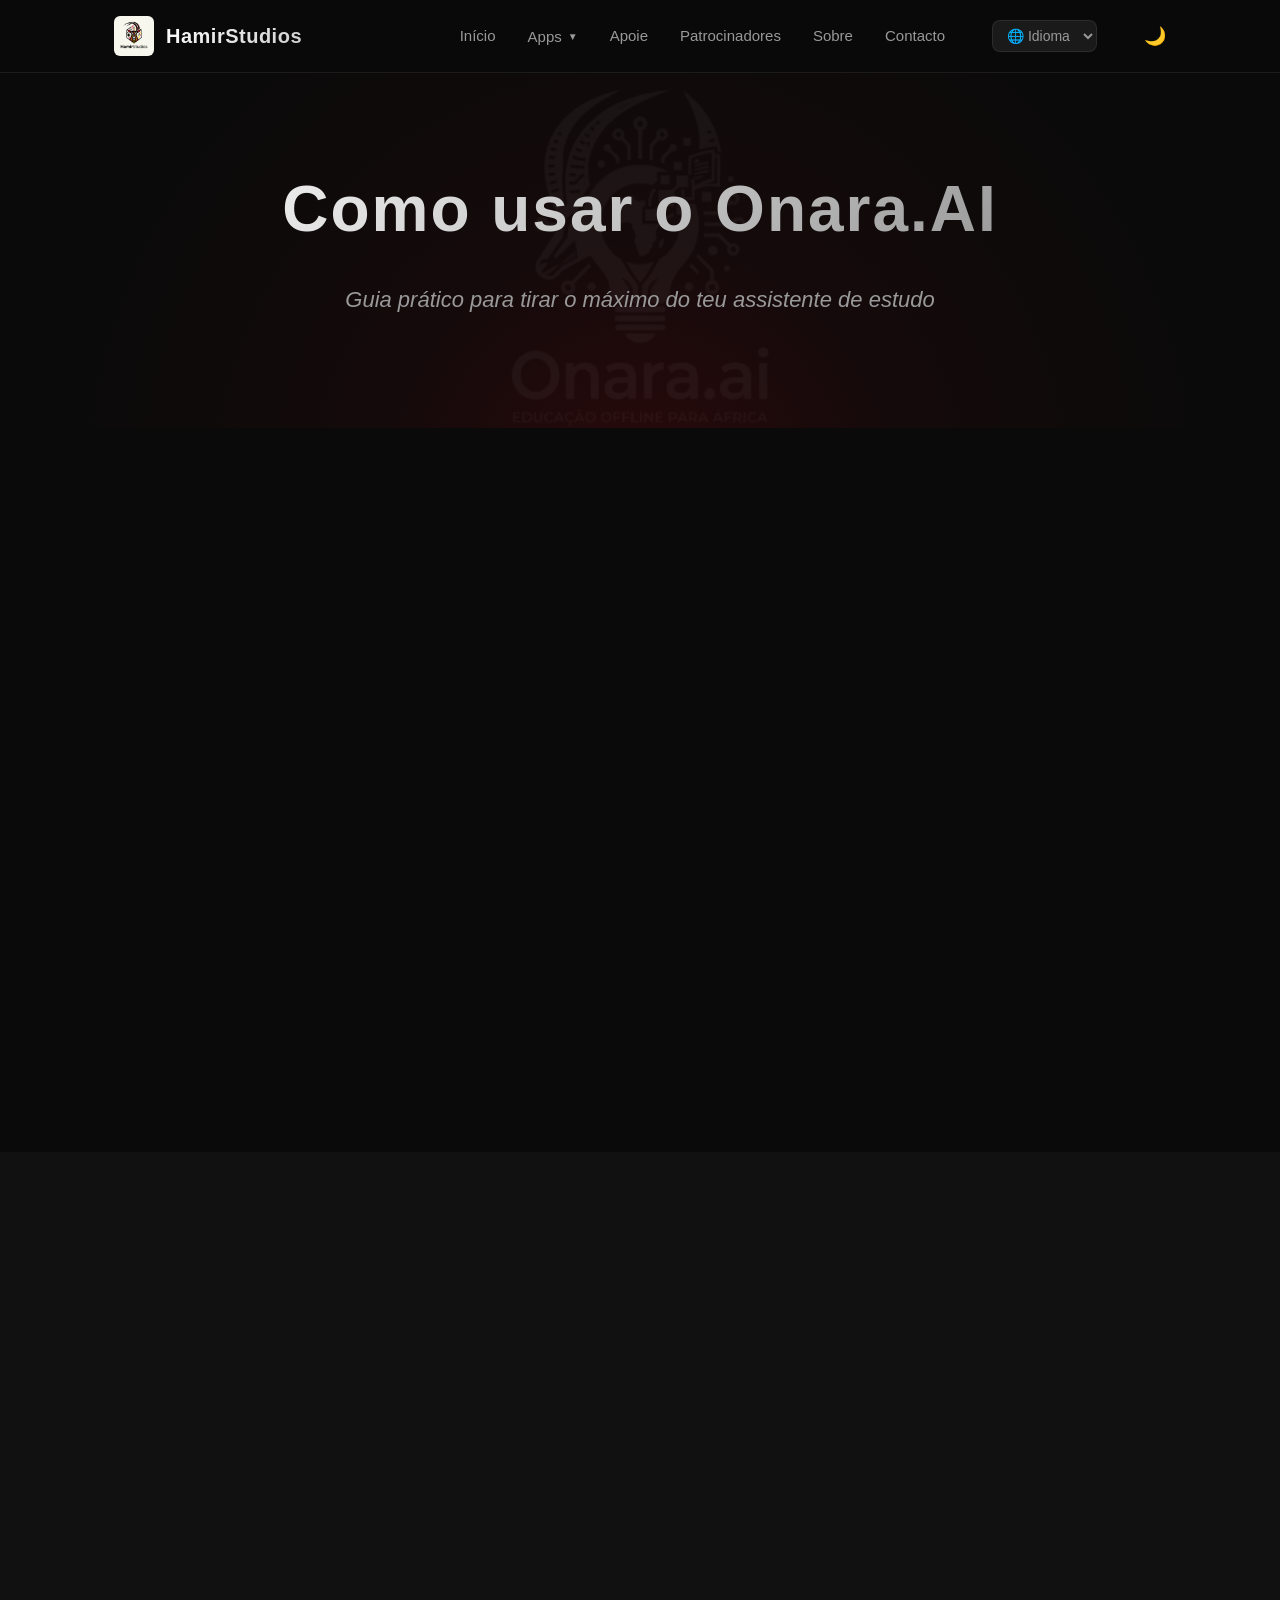
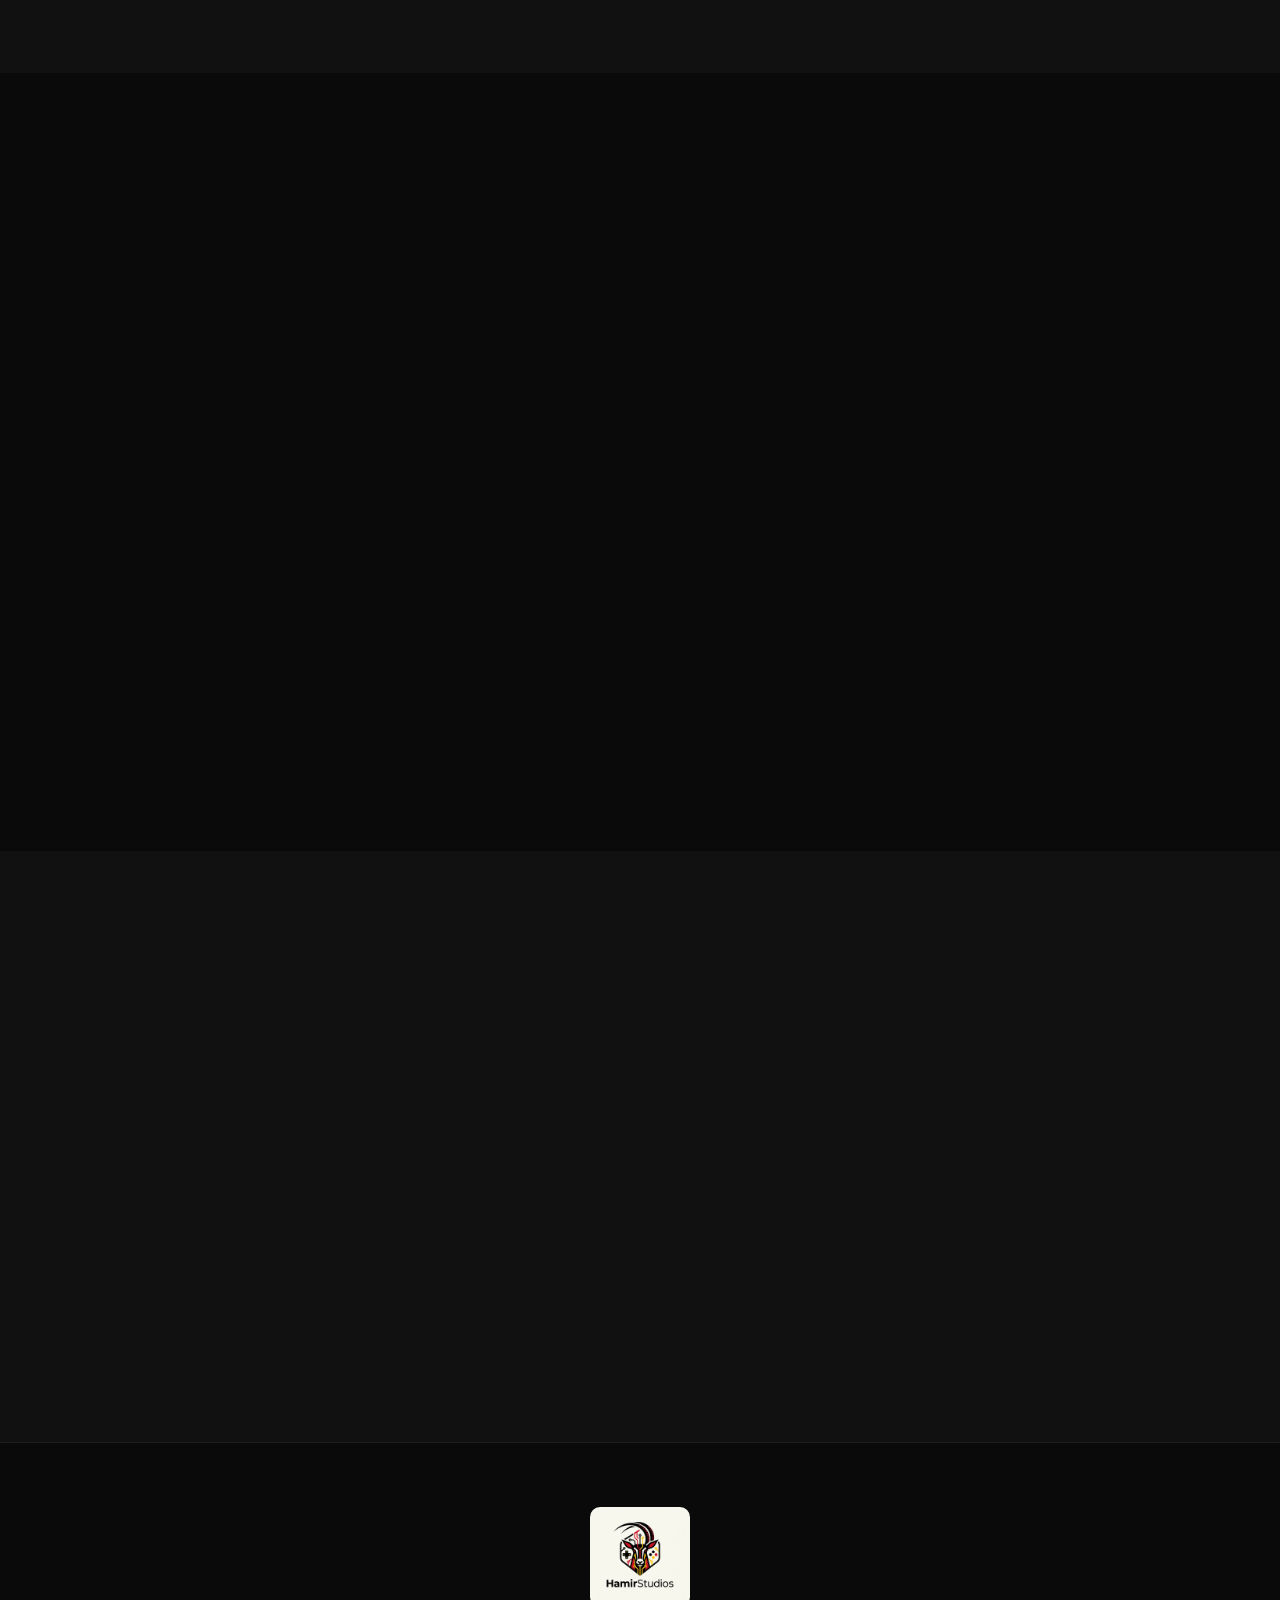
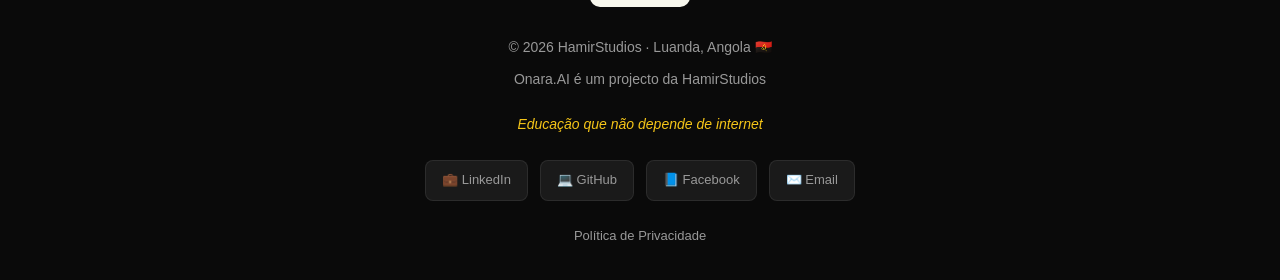
<file: onara-ai/ajuda/index.html>
<!DOCTYPE html>
<html lang="pt">
<head>
  <meta charset="UTF-8">
  <meta name="viewport" content="width=device-width, initial-scale=1.0">
  <title>Como usar o Onara.AI</title>
  <meta name="description" content="Guia de utilização do Onara.AI. Aprende a usar cada modelo e a fazer boas perguntas.">
  <link rel="icon" href="../../assets/logoonara.png">
  <link rel="stylesheet" href="../../style.css">
      <style>
    .lang-selector { background: var(--dark-2); color: var(--text-muted); border: 1px solid var(--border); border-radius: 8px; padding: 6px 10px; font-size: 14px; font-weight: 500; cursor: pointer; outline: none; font-family: inherit; transition: border-color 0.2s; margin-left: 15px; }
    .lang-selector:hover, .lang-selector:focus { border-color: var(--red); color: var(--white); }
    .goog-te-banner-frame { display: none !important; }
    body { top: 0 !important; }
    #goog-gt-tt, .goog-te-balloon-frame { display: none !important; }
    .goog-text-highlight { background: none !important; box-shadow: none !important; }
  </style>
</head>
<body>

<header class="site-header" id="header">
  <div class="container">
    <a href="../../" class="brand">
      <img src="../../assets/logo-hamir.jpeg" alt="HamirStudios">
      <span class="brand-text">HamirStudios</span>
    </a>
    <nav class="site-nav">
      <a href="../../">Início</a>
      <div class="nav-dropdown">
        <button class="nav-dropdown-toggle" onclick="toggleDropdown(event)">
          Apps <span class="arrow">▼</span>
        </button>
        <div class="nav-dropdown-menu">
          <a href="../index.html">
            Onara.AI
            <span class="status live">Publicado</span>
          </a>
          <a href="../../jurisao/">
            JurisAO
            <span class="status">Em dev</span>
          </a>
          <a href="../../muxima-player/">
            Muxima Player
            <span class="status">Em dev</span>
          </a>
        </div>
      </div>
      <a href="../../apoie/">Apoie</a>
      <a href="../../patrocinadores/">Patrocinadores</a>
      <a href="../../sobre/">Sobre</a>
      <a href="../../contacto/">Contacto</a>
          <select class="lang-selector" onchange="doGTranslate(this.value);">
        <option value="">🌐 Idioma</option>
        <option value="pt">🇵🇹 PT</option>
        <option value="en">🇬🇧 EN</option>
        <option value="fr">🇫🇷 FR</option>
        <option value="es">🇪🇸 ES</option>
      </select>
          <button class="theme-toggle" id="theme-toggle" aria-label="Alternar tema" title="Alternar modo claro/escuro">🌙</button>
</nav>
  </div>
</header>

<section class="hero" style="padding: 80px 0 60px;">
  <img src="../../assets/logoonara.png" class="watermark" alt="">
  <div class="container hero-content">
    <h1>Como usar o Onara.AI</h1>
    <p class="tagline">Guia prático para tirar o máximo do teu assistente de estudo</p>
  </div>
</section>

<section class="section">
  <div class="container">
    <div class="info-box reveal" style="max-width: 780px;">
      <h3>💡 Cada modelo é diferente</h3>
      <p style="color: var(--text-muted); line-height: 1.7; margin: 0;">
        O Onara.AI tem 3 modelos de IA. Cada um é melhor em áreas diferentes. Escolhe aquele que se adapta ao teu nível académico e ao teu telemóvel.
      </p>
    </div>

    <div class="reveal" style="max-width: 780px; margin: 32px auto 0; padding: 24px; border-radius: 16px; background: rgba(245, 166, 35, 0.1); border: 1px solid rgba(245, 166, 35, 0.3);">
      <h3 style="color: #F5A623; margin-bottom: 12px;">⚠️ Regra de ouro</h3>
      <p style="color: var(--text-muted); line-height: 1.7; margin: 0;">
        <strong>Em matemática,</strong> confia nos cálculos. O Onara.AI mostra os passos e raramente erra.<br><br>
        <strong>Em história, geografia e factos,</strong> NUNCA confies apenas no Onara.AI. Verifica sempre noutra fonte (livro, site oficial). Modelos de IA pequenos podem inventar factos quando não têm certeza.
      </p>
    </div>

    <div class="reveal" style="max-width: 780px; margin: 24px auto 0; padding: 20px; border-radius: 16px; background: rgba(227, 6, 19, 0.06); border: 1px solid rgba(227, 6, 19, 0.2);">
      <p style="color: var(--text-muted); font-size: 14px; line-height: 1.7; margin: 0;">
        <strong>Nota:</strong> o <strong>nível académico</strong> indica para quem o modelo foi pensado. O <strong>requisito de RAM</strong> indica se o teu telemóvel consegue correr. Se o teu telemóvel não suportar o nível que queres, escolhe o nível abaixo.
      </p>
    </div>
  </div>
</section>

<section class="section section-alt">
  <div class="container">
    <h2 class="section-title reveal">Guia dos modelos</h2>

    <div style="max-width: 780px; margin: 0 auto;">
      <div class="info-box reveal" style="margin-bottom: 24px;">
        <h3>📘 ONARA Standard</h3>
        <p style="color: var(--red); font-weight: 600; margin-bottom: 4px;">🎓 Primário + Secundário</p>
        <p style="color: var(--text-muted); font-size: 13px; margin-bottom: 20px;">942 MB · 4 GB RAM</p>

        <div style="margin-bottom: 20px;">
          <div style="font-size: 12px; font-weight: bold; color: #2e7d32; letter-spacing: 1px; margin-bottom: 10px;">✅ BOM EM</div>
          <ul style="color: var(--text-muted); line-height: 1.9; padding-left: 24px; margin: 0;">
            <li>Aritmética e álgebra simples</li>
            <li>Equações lineares (2x + 3 = 7)</li>
            <li>Definições de conceitos básicos</li>
            <li>Explicações passo a passo</li>
          </ul>
        </div>

        <div style="margin-bottom: 20px;">
          <div style="font-size: 12px; font-weight: bold; color: #F5A623; letter-spacing: 1px; margin-bottom: 10px;">⚠️ CUIDADO COM</div>
          <ul style="color: var(--text-muted); line-height: 1.9; padding-left: 24px; margin: 0;">
            <li>História e datas (pode inventar)</li>
            <li>Geografia detalhada</li>
            <li>Factos muito específicos</li>
          </ul>
        </div>

        <div>
          <div style="font-size: 12px; font-weight: bold; color: var(--red); letter-spacing: 1px; margin-bottom: 10px;">💡 EXEMPLOS DE BOAS PERGUNTAS</div>
          <ul style="color: var(--text-muted); line-height: 1.9; padding-left: 24px; margin: 0; font-style: italic;">
            <li>"Resolve 3x - 5 = 10 passo a passo"</li>
            <li>"Explica o que é uma fracção"</li>
            <li>"Calcula 15% de 240"</li>
          </ul>
        </div>
      </div>

      <div class="info-box reveal" style="margin-bottom: 24px;">
        <h3>📗 ONARA Pro</h3>
        <p style="color: var(--red); font-weight: 600; margin-bottom: 4px;">🎓 Secundário avançado + Universitário</p>
        <p style="color: var(--text-muted); font-size: 13px; margin-bottom: 20px;">1.9 GB · 6 GB RAM</p>

        <div style="margin-bottom: 20px;">
          <div style="font-size: 12px; font-weight: bold; color: #2e7d32; letter-spacing: 1px; margin-bottom: 10px;">✅ BOM EM</div>
          <ul style="color: var(--text-muted); line-height: 1.9; padding-left: 24px; margin: 0;">
            <li>Tudo o que o Standard faz, com mais profundidade</li>
            <li>Explicações mais longas</li>
            <li>Raciocínio em vários passos</li>
            <li>Conceitos científicos</li>
          </ul>
        </div>

        <div style="margin-bottom: 20px;">
          <div style="font-size: 12px; font-weight: bold; color: #F5A623; letter-spacing: 1px; margin-bottom: 10px;">⚠️ CUIDADO COM</div>
          <ul style="color: var(--text-muted); line-height: 1.9; padding-left: 24px; margin: 0;">
            <li>História muito específica</li>
            <li>Datas exactas</li>
          </ul>
        </div>

        <div>
          <div style="font-size: 12px; font-weight: bold; color: var(--red); letter-spacing: 1px; margin-bottom: 10px;">💡 EXEMPLOS DE BOAS PERGUNTAS</div>
          <ul style="color: var(--text-muted); line-height: 1.9; padding-left: 24px; margin: 0; font-style: italic;">
            <li>"Explica a diferença entre mitose e meiose"</li>
            <li>"Resolve este sistema de equações passo a passo"</li>
            <li>"Explica a lei de Ohm com exemplos práticos"</li>
          </ul>
        </div>
      </div>

      <div class="info-box reveal" style="margin-bottom: 24px;">
        <h3>📕 ONARA Max</h3>
        <p style="color: var(--red); font-weight: 600; margin-bottom: 4px;">🎓 Universitário + Pós-graduação + Profissionais</p>
        <p style="color: var(--text-muted); font-size: 13px; margin-bottom: 20px;">2.4 GB · 8 GB RAM</p>

        <div style="margin-bottom: 20px;">
          <div style="font-size: 12px; font-weight: bold; color: #2e7d32; letter-spacing: 1px; margin-bottom: 10px;">✅ BOM EM</div>
          <ul style="color: var(--text-muted); line-height: 1.9; padding-left: 24px; margin: 0;">
            <li>Tudo o que os outros fazem, melhor</li>
            <li>Cultura geral com menor risco de erro</li>
            <li>Explicações complexas e detalhadas</li>
          </ul>
        </div>

        <div style="margin-bottom: 20px;">
          <div style="font-size: 12px; font-weight: bold; color: #F5A623; letter-spacing: 1px; margin-bottom: 10px;">⚠️ CUIDADO COM</div>
          <ul style="color: var(--text-muted); line-height: 1.9; padding-left: 24px; margin: 0;">
            <li>Verifica sempre factos importantes</li>
          </ul>
        </div>

        <div>
          <div style="font-size: 12px; font-weight: bold; color: var(--red); letter-spacing: 1px; margin-bottom: 10px;">💡 EXEMPLOS DE BOAS PERGUNTAS</div>
          <ul style="color: var(--text-muted); line-height: 1.9; padding-left: 24px; margin: 0; font-style: italic;">
            <li>"Explica a teoria da relatividade para um leigo"</li>
            <li>"Compara os sistemas educativos de Angola e Portugal"</li>
            <li>"Explica como funciona um motor de combustão"</li>
          </ul>
        </div>
      </div>
    </div>
  </div>
</section>

<section class="section">
  <div class="container">
    <h2 class="section-title reveal">Como fazer boas perguntas</h2>
    <p class="section-subtitle reveal">
      A qualidade da resposta depende da qualidade da pergunta. Vê a diferença:
    </p>

    <div class="reveal" style="max-width: 900px; margin: 0 auto; display: grid; grid-template-columns: 1fr 1fr; gap: 24px;">
      <div style="padding: 20px; border-radius: 16px; background: rgba(211, 47, 47, 0.08); border: 1px solid rgba(211, 47, 47, 0.2);">
        <div style="font-size: 20px; margin-bottom: 12px;">❌</div>
        <div style="font-weight: bold; color: #D32F2F; margin-bottom: 10px;">Pergunta vaga</div>
        <p style="color: var(--text-muted); font-style: italic; margin: 0;">"Fala-me da fotossíntese"</p>
      </div>

      <div style="padding: 20px; border-radius: 16px; background: rgba(46, 125, 50, 0.08); border: 1px solid rgba(46, 125, 50, 0.2);">
        <div style="font-size: 20px; margin-bottom: 12px;">✅</div>
        <div style="font-weight: bold; color: #2e7d32; margin-bottom: 10px;">Pergunta clara</div>
        <p style="color: var(--text-muted); font-style: italic; margin: 0;">"Explica a fotossíntese em 5 pontos simples, para um aluno do 8º ano"</p>
      </div>

      <div style="padding: 20px; border-radius: 16px; background: rgba(211, 47, 47, 0.08); border: 1px solid rgba(211, 47, 47, 0.2);">
        <div style="font-size: 20px; margin-bottom: 12px;">❌</div>
        <div style="font-weight: bold; color: #D32F2F; margin-bottom: 10px;">Pergunta factual arriscada</div>
        <p style="color: var(--text-muted); font-style: italic; margin: 0;">"Quando foi a batalha de Cuito Cuanavale?"</p>
      </div>

      <div style="padding: 20px; border-radius: 16px; background: rgba(46, 125, 50, 0.08); border: 1px solid rgba(46, 125, 50, 0.2);">
        <div style="font-size: 20px; margin-bottom: 12px;">✅</div>
        <div style="font-weight: bold; color: #2e7d32; margin-bottom: 10px;">Pergunta bem estruturada</div>
        <p style="color: var(--text-muted); font-style: italic; margin: 0;">"Explica porque a batalha de Cuito Cuanavale foi importante. Se não tiveres certeza das datas, não inventes."</p>
      </div>
    </div>
  </div>
</section>

<section class="section section-alt">
  <div class="container">
    <div class="info-box reveal" style="max-width: 780px; text-align: center;">
      <div style="font-size: 32px; margin-bottom: 12px;">🧮</div>
      <h3>Usa a calculadora para matemática</h3>
      <p style="color: var(--text-muted); line-height: 1.7; margin: 0;">
        Para cálculos, usa sempre a <strong>calculadora integrada</strong> (no menu lateral). Ela nunca erra — é matemática pura, não IA. Resolve equações lineares, quadráticas, cúbicas, sistemas, trigonometria e logaritmos, com passos detalhados.
      </p>
    </div>

    <div class="reveal" style="text-align: center; margin-top: 48px;">
      <a href="../index.html" class="btn btn-secondary">← Voltar à página do Onara.AI</a>
    </div>
  </div>
</section>

<footer class="site-footer">
  <div class="container">
    <img src="../../assets/logo-hamir.jpeg" class="footer-logo" alt="HamirStudios">
    <p class="footer-text">© 2026 HamirStudios · Luanda, Angola 🇦🇴</p>
    <p class="footer-text">Onara.AI é um projecto da HamirStudios</p>
    <p class="footer-slogan">Educação que não depende de internet</p>

    <div class="footer-social">
      <a href="https://linkedin.com/in/yannickmatos" target="_blank" rel="noopener">💼 LinkedIn</a>
      <a href="https://github.com/matrixangola" target="_blank" rel="noopener">💻 GitHub</a>
      <a href="https://www.facebook.com/yannickdematos" target="_blank" rel="noopener">📘 Facebook</a>
      <a href="mailto:yannickmatos.ym@gmail.com">✉️ Email</a>
    </div>

    <div class="footer-links">
      <a href="../../privacidade/">Política de Privacidade</a>
    </div>
  </div>
</footer>
</file>
<file: style.css>
/* ─────────────────────────────────────────
   HamirStudios — Dark elegant theme
   ───────────────────────────────────────── */

:root {
  --red: #E30613;
  --red-glow: rgba(227, 6, 19, 0.5);
  --yellow: #F5C518;
  --black: #0A0A0A;
  --dark-1: #111111;
  --dark-2: #1A1A1A;
  --dark-3: #222222;
  --white: #FFFFFF;
  --text: #E8E8E8;
  --text-muted: #999999;
  --border: rgba(255, 255, 255, 0.08);
}

* {
  margin: 0;
  padding: 0;
  box-sizing: border-box;
}

html {
  scroll-behavior: smooth;
}

body {
  font-family: -apple-system, BlinkMacSystemFont, "Segoe UI", Roboto,
    "Helvetica Neue", Arial, sans-serif;
  background: var(--black);
  color: var(--text);
  line-height: 1.75;
  font-size: 16px;
  overflow-x: hidden;
  -webkit-font-smoothing: antialiased;
  text-rendering: optimizeLegibility;
}

.container {
  max-width: 1100px;
  margin: 0 auto;
  padding: 0 24px;
}

/* ─────────────────────────────────────────
   Header
   ───────────────────────────────────────── */

.site-header {
  position: sticky;
  top: 0;
  z-index: 100;
  padding: 16px 0;
  background: rgba(10, 10, 10, 0.75);
  backdrop-filter: blur(20px);
  -webkit-backdrop-filter: blur(20px);
  border-bottom: 1px solid var(--border);
  transition: padding 0.3s;
}

.site-header.scrolled {
  padding: 10px 0;
  background: rgba(10, 10, 10, 0.95);
}

.site-header .container {
  display: flex;
  align-items: center;
  justify-content: space-between;
  flex-wrap: wrap;
  gap: 12px;
}

.site-header .brand {
  display: flex;
  align-items: center;
  gap: 12px;
  text-decoration: none;
  color: var(--white);
}

.site-header .brand img {
  height: 40px;
  width: auto;
  border-radius: 6px;
}

.site-header .brand-text {
  font-size: 20px;
  font-weight: 700;
  letter-spacing: 0.5px;
  background: linear-gradient(135deg, #fff 0%, #ccc 100%);
  -webkit-background-clip: text;
  -webkit-text-fill-color: transparent;
  background-clip: text;
}

.site-nav {
  display: flex;
  gap: 32px;
  flex-wrap: wrap;
  align-items: center;
}

.site-nav a {
  color: var(--text-muted);
  text-decoration: none;
  font-size: 15px;
  font-weight: 500;
  padding: 6px 0;
  position: relative;
  transition: color 0.2s;
}

.site-nav a:hover,
.site-nav a.active {
  color: var(--white);
}

.site-nav a::after {
  content: '';
  position: absolute;
  bottom: -2px;
  left: 0;
  width: 0;
  height: 2px;
  background: var(--red);
  transition: width 0.3s ease;
}

.site-nav a:hover::after,
.site-nav a.active::after {
  width: 100%;
}

/* ─────────────────────────────────────────
   Dropdown Apps
   ───────────────────────────────────────── */

.nav-dropdown {
  position: relative;
}

.nav-dropdown-toggle {
  color: var(--text-muted);
  font-size: 15px;
  font-weight: 500;
  padding: 6px 0;
  cursor: pointer;
  display: inline-flex;
  align-items: center;
  gap: 6px;
  transition: color 0.2s;
  background: none;
  border: none;
  font-family: inherit;
}

.nav-dropdown-toggle:hover,
.nav-dropdown-toggle.active {
  color: var(--white);
}

.nav-dropdown-toggle .arrow {
  font-size: 10px;
  transition: transform 0.2s;
}

.nav-dropdown:hover .arrow,
.nav-dropdown.open .arrow {
  transform: rotate(180deg);
}

.nav-dropdown-menu {
  position: absolute;
  top: 100%;
  left: 50%;
  transform: translateX(-50%) translateY(8px);
  min-width: 220px;
  background: var(--dark-2);
  border: 1px solid var(--border);
  border-radius: 12px;
  padding: 8px;
  opacity: 0;
  visibility: hidden;
  transition: opacity 0.2s, transform 0.2s, visibility 0.2s;
  box-shadow: 0 20px 60px rgba(0, 0, 0, 0.5);
  margin-top: 8px;
  z-index: 200;
}

.nav-dropdown:hover .nav-dropdown-menu,
.nav-dropdown.open .nav-dropdown-menu {
  opacity: 1;
  visibility: visible;
  transform: translateX(-50%) translateY(0);
}

.nav-dropdown-menu a {
  display: flex;
  align-items: center;
  gap: 10px;
  padding: 10px 12px;
  border-radius: 8px;
  color: var(--text-muted);
  font-size: 14px;
  font-weight: 500;
  text-decoration: none;
  transition: background 0.2s, color 0.2s;
}

.nav-dropdown-menu a:hover {
  background: rgba(227, 6, 19, 0.1);
  color: var(--white);
}

.nav-dropdown-menu a::after {
  display: none;
}

.nav-dropdown-menu a .status {
  font-size: 10px;
  padding: 2px 6px;
  border-radius: 6px;
  background: rgba(245, 165, 35, 0.2);
  color: #F5A623;
  font-weight: 700;
  margin-left: auto;
}

.nav-dropdown-menu a .status.live {
  background: rgba(46, 125, 50, 0.2);
  color: #4CAF50;
}

/* ─────────────────────────────────────────
   Hero
   ───────────────────────────────────────── */

.hero {
  position: relative;
  padding: 120px 0 100px;
  text-align: center;
  overflow: hidden;
  background: var(--black);
}

.hero::before {
  content: '';
  position: absolute;
  top: -50%;
  left: 50%;
  transform: translateX(-50%);
  width: 1200px;
  height: 1200px;
  background: radial-gradient(
    circle,
    rgba(227, 6, 19, 0.15) 0%,
    rgba(227, 6, 19, 0.05) 30%,
    transparent 70%
  );
  pointer-events: none;
  animation: pulse 8s ease-in-out infinite;
}

@keyframes pulse {
  0%, 100% { transform: translateX(-50%) scale(1); opacity: 0.6; }
  50% { transform: translateX(-50%) scale(1.1); opacity: 1; }
}

.hero .watermark {
  position: absolute;
  top: 50%;
  left: 50%;
  transform: translate(-50%, -50%);
  width: 700px;
  max-width: 90vw;
  opacity: 0.04;
  pointer-events: none;
  z-index: 0;
  filter: brightness(0) invert(1);
}

.hero-content {
  position: relative;
  z-index: 1;
  animation: fadeUp 1s ease both;
}

@keyframes fadeUp {
  from { opacity: 0; transform: translateY(30px); }
  to { opacity: 1; transform: translateY(0); }
}

.hero-logo {
  width: 160px;
  max-width: 60vw;
  margin: 0 auto 32px;
  display: block;
  border-radius: 16px;
  box-shadow: 0 0 80px rgba(227, 6, 19, 0.3);
  animation: glow 3s ease-in-out infinite;
}

@keyframes glow {
  0%, 100% { box-shadow: 0 0 60px rgba(227, 6, 19, 0.3); }
  50% { box-shadow: 0 0 100px rgba(227, 6, 19, 0.5); }
}

.hero h1 {
  font-size: 64px;
  font-weight: 900;
  letter-spacing: 2px;
  margin-bottom: 16px;
  background: linear-gradient(135deg, #fff 0%, #888 100%);
  -webkit-background-clip: text;
  -webkit-text-fill-color: transparent;
  background-clip: text;
}

.hero .tagline {
  font-size: 22px;
  color: var(--text-muted);
  margin-bottom: 48px;
  font-style: italic;
}

.hero .cta-buttons {
  display: flex;
  gap: 16px;
  justify-content: center;
  flex-wrap: wrap;
}

/* ─────────────────────────────────────────
   Botões
   ───────────────────────────────────────── */

.btn {
  display: inline-block;
  padding: 16px 32px;
  border-radius: 12px;
  font-size: 16px;
  font-weight: 600;
  text-decoration: none;
  cursor: pointer;
  border: none;
  transition: transform 0.2s cubic-bezier(0.34, 1.56, 0.64, 1),
              box-shadow 0.3s,
              background 0.3s;
  position: relative;
  overflow: hidden;
  text-align: center;
}

.btn::before {
  content: '';
  position: absolute;
  top: 50%;
  left: 50%;
  width: 0;
  height: 0;
  background: rgba(255, 255, 255, 0.15);
  border-radius: 50%;
  transform: translate(-50%, -50%);
  transition: width 0.5s, height 0.5s;
}

.btn:hover::before {
  width: 400px;
  height: 400px;
}

.btn-primary {
  background: var(--red);
  color: var(--white);
  box-shadow: 0 4px 20px rgba(227, 6, 19, 0.3);
}

.btn-primary:hover {
  transform: translateY(-3px);
  box-shadow: 0 12px 40px rgba(227, 6, 19, 0.6);
}

.btn-secondary {
  background: transparent;
  color: var(--white);
  border: 2px solid rgba(255, 255, 255, 0.2);
}

.btn-secondary:hover {
  transform: translateY(-3px);
  border-color: var(--red);
  color: var(--red);
  box-shadow: 0 12px 40px rgba(227, 6, 19, 0.3);
}

/* ─────────────────────────────────────────
   Secções
   ───────────────────────────────────────── */

.section {
  position: relative;
  padding: 100px 0;
  overflow: hidden;
}

.section-alt {
  background: var(--dark-1);
}

.section-title {
  font-size: 44px;
  font-weight: 900;
  letter-spacing: 1.5px;
  margin-bottom: 20px;
  text-align: center;
  background: linear-gradient(135deg, #fff 0%, #aaa 100%);
  -webkit-background-clip: text;
  -webkit-text-fill-color: transparent;
  background-clip: text;
  line-height: 1.2;
}

.section-subtitle {
  font-size: 17px;
  color: var(--text-muted);
  margin: 0 auto 56px auto;
  max-width: 750px;
  text-align: center;
  line-height: 1.8;
}

.reveal {
  opacity: 0;
  transform: translateY(40px);
  transition: opacity 0.8s ease, transform 0.8s cubic-bezier(0.34, 1.56, 0.64, 1);
}

.reveal.visible {
  opacity: 1;
  transform: translateY(0);
}

/* ─────────────────────────────────────────
   Stats
   ───────────────────────────────────────── */

.stats {
  display: grid;
  grid-template-columns: repeat(auto-fit, minmax(180px, 1fr));
  gap: 24px;
  margin-top: 40px;
}

.stat {
  text-align: center;
  padding: 32px 16px;
  background: var(--dark-2);
  border-radius: 16px;
  border: 1px solid var(--border);
  transition: transform 0.3s, border-color 0.3s, box-shadow 0.3s;
}

.stat:hover {
  transform: translateY(-6px);
  border-color: rgba(227, 6, 19, 0.4);
  box-shadow: 0 20px 40px rgba(227, 6, 19, 0.15);
}

.stat .stat-value {
  font-size: 42px;
  font-weight: 900;
  color: var(--red);
  line-height: 1;
  margin-bottom: 8px;
}

.stat .stat-label {
  font-size: 14px;
  color: var(--text-muted);
  text-transform: uppercase;
  letter-spacing: 1.5px;
}

/* ─────────────────────────────────────────
   Cards
   ───────────────────────────────────────── */

.card-grid {
  display: grid;
  grid-template-columns: repeat(auto-fit, minmax(280px, 1fr));
  gap: 24px;
}

.card {
  background: linear-gradient(135deg, var(--dark-2) 0%, var(--dark-1) 100%);
  border-radius: 20px;
  padding: 32px;
  border: 1px solid var(--border);
  transition: transform 0.4s cubic-bezier(0.34, 1.56, 0.64, 1),
              border-color 0.3s,
              box-shadow 0.4s;
  position: relative;
  overflow: hidden;
  text-align: left;
}

.card::before {
  content: '';
  position: absolute;
  top: 0;
  left: 0;
  right: 0;
  height: 2px;
  background: linear-gradient(90deg, transparent, var(--red), transparent);
  opacity: 0;
  transition: opacity 0.4s;
}

.card:hover {
  transform: translateY(-8px);
  border-color: rgba(227, 6, 19, 0.4);
  box-shadow: 0 24px 60px rgba(227, 6, 19, 0.2);
}

.card:hover::before {
  opacity: 1;
}

.card-icon {
  width: 64px;
  height: 64px;
  margin-bottom: 20px;
  border-radius: 14px;
}

.card h3 {
  font-size: 22px;
  font-weight: 800;
  margin-bottom: 12px;
  color: var(--white);
  line-height: 1.3;
}

.card p {
  color: var(--text-muted);
  margin-bottom: 16px;
  line-height: 1.7;
  font-size: 15px;
}

.card .card-link {
  color: var(--red);
  text-decoration: none;
  font-weight: 600;
  display: inline-flex;
  align-items: center;
  gap: 6px;
  transition: gap 0.3s;
}

.card .card-link:hover {
  gap: 12px;
}

.card .badge-dev {
  display: inline-block;
  padding: 4px 10px;
  border-radius: 8px;
  background: rgba(245, 165, 35, 0.15);
  color: #F5A623;
  font-size: 11px;
  font-weight: 700;
  letter-spacing: 0.5px;
  margin-bottom: 12px;
}

/* ─────────────────────────────────────────
   Serviços
   ───────────────────────────────────────── */

.services-grid {
  display: grid;
  grid-template-columns: repeat(2, 1fr); /* Força 2 colunas */
  gap: 24px;
  margin-bottom: 56px;
}

.service-card {
  background: linear-gradient(135deg, var(--dark-2) 0%, var(--dark-1) 100%);
  border-radius: 20px;
  padding: 32px;
  border: 1px solid var(--border);
  transition: transform 0.4s cubic-bezier(0.34, 1.56, 0.64, 1),
              border-color 0.3s,
              box-shadow 0.4s;
  position: relative;
  overflow: hidden;
  display: flex;
  flex-direction: column;
}

.service-card::before {
  content: '';
  position: absolute;
  top: 0;
  left: 0;
  right: 0;
  height: 2px;
  background: linear-gradient(90deg, transparent, var(--red), transparent);
  opacity: 0;
  transition: opacity 0.4s;
}

.service-card:hover {
  transform: translateY(-8px);
  border-color: rgba(227, 6, 19, 0.4);
  box-shadow: 0 24px 60px rgba(227, 6, 19, 0.2);
}

.service-card:hover::before {
  opacity: 1;
}

.service-icon {
  font-size: 40px;
  margin-bottom: 16px;
  line-height: 1;
}

.service-card h3 {
  font-size: 22px;
  font-weight: 800;
  color: var(--white);
  margin-bottom: 24px;
  line-height: 1.3;
}

.service-item {
  padding: 20px 0;
  border-top: 1px solid var(--border);
  flex-grow: 1; /* Para alinhar o conteúdo em baixo */
}

.service-item:first-of-type {
  border-top: none;
  padding-top: 0;
}

.service-item-header {
  display: flex;
  justify-content: space-between;
  align-items: baseline;
  gap: 12px;
  margin-bottom: 4px;
  flex-wrap: wrap;
}

.service-name {
  font-size: 15px;
  font-weight: 600;
  color: var(--white);
}

.service-price {
  display: inline-flex;
  align-items: baseline;
  gap: 8px;
  white-space: nowrap;
}

.price-old {
  font-size: 13px;
  color: var(--text-muted);
  text-decoration: line-through;
}

.price-new {
  font-size: 20px;
  font-weight: 900;
  color: var(--red);
}

.service-price-kz {
  font-size: 12px;
  color: var(--text-muted);
  margin-bottom: 12px;
  font-family: "Courier New", monospace;
}

.service-item p {
  font-size: 14px;
  color: var(--text-muted);
  line-height: 1.7;
  margin: 0;
}

.service-conditions, .launch-offer {
  max-width: 640px;
  margin: 0 auto 32px auto;
  padding: 32px;
  border-radius: 16px;
  text-align: left;
}

.service-conditions {
  background: var(--dark-2);
  border: 1px solid var(--border);
}

.launch-offer {
  background: linear-gradient(135deg, rgba(227, 6, 19, 0.12) 0%, rgba(227, 6, 19, 0.04) 100%);
  border: 1px solid rgba(227, 6, 19, 0.3);
}

.service-conditions h3, .launch-offer h3 {
  font-size: 22px;
  font-weight: 800;
  color: var(--white);
  margin-bottom: 16px;
}

.service-conditions ul, .launch-offer ul {
  list-style: none;
  padding: 0;
  margin: 0;
}

.service-conditions ul li, .launch-offer ul li {
  color: var(--text-muted);
  font-size: 15px;
  line-height: 1.9;
  padding-left: 24px;
  position: relative;
  margin-bottom: 6px;
}

.service-conditions ul li::before {
  content: '•';
  position: absolute;
  left: 8px;
  color: var(--red);
  font-weight: 900;
}

.launch-offer ul li::before {
  content: '✓';
  position: absolute;
  left: 0;
  color: var(--red);
  font-weight: 900;
}

.service-conditions ul li strong, .launch-offer ul li strong {
  color: var(--white);
}

.service-note {
  font-size: 12px;
  color: var(--text-muted);
  font-style: italic;
  line-height: 1.6;
  margin: 0;
  padding-top: 16px;
  border-top: 1px solid var(--border);
}

.launch-badge {
  display: inline-block;
  padding: 6px 14px;
  border-radius: 20px;
  background: var(--red);
  color: var(--white);
  font-size: 11px;
  font-weight: 700;
  letter-spacing: 1.2px;
  text-transform: uppercase;
  margin-bottom: 16px;
}

/* ─────────────────────────────────────────
   Portfólio
   ───────────────────────────────────────── */

.portfolio-grid {
  display: grid;
  grid-template-columns: repeat(auto-fit, minmax(320px, 1fr));
  gap: 32px;
  margin-top: 40px;
}

.portfolio-card {
  background: var(--dark-2);
  border-radius: 20px;
  overflow: hidden;
  border: 1px solid var(--border);
  transition: transform 0.4s, border-color 0.3s, box-shadow 0.4s;
  display: flex;
  flex-direction: column;
}

.portfolio-card:hover {
  transform: translateY(-8px);
  border-color: rgba(227, 6, 19, 0.4);
  box-shadow: 0 24px 60px rgba(227, 6, 19, 0.15);
}

.portfolio-image {
  width: 100%;
  height: 200px;
  background: var(--black);
  position: relative;
  overflow: hidden;
  display: flex;
  align-items: center;
  justify-content: center;
  border-bottom: 1px solid var(--border);
}

.portfolio-placeholder {
  font-size: 32px;
  font-weight: 900;
  color: rgba(255, 255, 255, 0.1);
  letter-spacing: 2px;
}

.portfolio-image img {
  width: 100%;
  height: 100%;
  object-fit: cover;
  transition: transform 0.5s;
}

.portfolio-card:hover .portfolio-image img {
  transform: scale(1.05);
}

.portfolio-content {
  padding: 28px;
  flex-grow: 1;
  display: flex;
  flex-direction: column;
}

.portfolio-tag {
  font-size: 11px;
  font-weight: 700;
  text-transform: uppercase;
  letter-spacing: 1px;
  color: var(--red);
  margin-bottom: 12px;
  display: block;
}

.portfolio-content h3 {
  font-size: 24px;
  font-weight: 800;
  color: var(--white);
  margin-bottom: 12px;
}

.portfolio-desc {
  font-size: 14px;
  color: var(--text-muted);
  line-height: 1.7;
  margin-bottom: 20px;
  flex-grow: 1;
}

.portfolio-tech {
  display: flex;
  flex-wrap: wrap;
  gap: 8px;
  margin-bottom: 12px;
}

.portfolio-tech span {
  font-size: 12px;
  padding: 4px 10px;
  border-radius: 6px;
  background: var(--dark-3);
  color: var(--text);
  border: 1px solid var(--border);
}

/* ─────────────────────────────────────────
   Download cards
   ───────────────────────────────────────── */

.download-grid {
  display: grid;
  grid-template-columns: 1fr 1fr;
  gap: 24px;
  max-width: 800px;
  margin: 0 auto 40px auto;
}

.download-card {
  background: linear-gradient(135deg, var(--dark-2) 0%, var(--dark-1) 100%);
  border-radius: 20px;
  padding: 28px;
  border: 1px solid var(--border);
  display: flex;
  flex-direction: column;
  transition: transform 0.4s cubic-bezier(0.34, 1.56, 0.64, 1),
              border-color 0.3s,
              box-shadow 0.4s;
  text-align: left;
  position: relative;
}

.download-card:hover {
  transform: translateY(-8px);
  box-shadow: 0 24px 60px rgba(0, 0, 0, 0.4);
}

.download-card.recommended {
  border: 2px solid var(--red);
  box-shadow: 0 0 40px rgba(227, 6, 19, 0.15);
}

.download-card.recommended:hover {
  box-shadow: 0 24px 60px rgba(227, 6, 19, 0.3);
}

.download-card .badge {
  display: inline-block;
  padding: 6px 14px;
  border-radius: 20px;
  font-size: 11px;
  font-weight: 700;
  letter-spacing: 1.2px;
  text-transform: uppercase;
  margin-bottom: 16px;
  align-self: flex-start;
}

.download-card.recommended .badge {
  background: var(--red);
  color: var(--white);
}

.download-card:not(.recommended) .badge {
  background: var(--dark-3);
  color: var(--text-muted);
}

.download-card h3 {
  font-size: 22px;
  font-weight: 800;
  color: var(--white);
  margin-bottom: 8px;
  line-height: 1.3;
}

.download-card .version {
  font-size: 13px;
  color: var(--text-muted);
  margin-bottom: 16px;
  font-family: "Courier New", monospace;
}

.download-card p {
  color: var(--text-muted);
  font-size: 14px;
  line-height: 1.7;
  margin-bottom: 24px;
  flex-grow: 1;
}

.download-card .btn {
  width: 100%;
  padding: 14px 24px;
  font-size: 15px;
}

/* ─────────────────────────────────────────
   Screenshots
   ───────────────────────────────────────── */

.screenshots {
  display: grid;
  grid-template-columns: repeat(auto-fit, minmax(220px, 1fr));
  gap: 40px;
  align-items: start;
}

.screenshot-item {
  text-align: center;
  transition: transform 0.4s cubic-bezier(0.34, 1.56, 0.64, 1);
}

.screenshot-item:hover {
  transform: translateY(-8px) scale(1.02);
}

.screenshot-item img {
  width: 100%;
  max-width: 260px;
  border-radius: 24px;
  box-shadow: 0 12px 40px rgba(0, 0, 0, 0.5),
              0 0 60px rgba(227, 6, 19, 0.15);
  margin-bottom: 16px;
  transition: box-shadow 0.4s;
}

.screenshot-item:hover img {
  box-shadow: 0 20px 60px rgba(0, 0, 0, 0.6),
              0 0 80px rgba(227, 6, 19, 0.3);
}

.screenshot-item .caption {
  font-size: 13px;
  color: var(--text-muted);
  font-style: italic;
}

/* ─────────────────────────────────────────
   Info box
   ───────────────────────────────────────── */

.info-box {
  max-width: 640px;
  margin: 0 auto;
  text-align: left;
  background: var(--dark-2);
  padding: 32px;
  border-radius: 16px;
  border: 1px solid var(--border);
}

.info-box h3 {
  margin-bottom: 20px;
  color: var(--white);
  font-size: 20px;
  font-weight: 700;
}

.info-box ol {
  color: var(--text-muted);
  line-height: 2.2;
  padding-left: 24px;
  font-size: 15px;
}

.info-box ol li {
  margin-bottom: 4px;
}

.info-box .reqs {
  margin-top: 24px;
  padding-top: 24px;
  border-top: 1px solid var(--border);
  color: var(--text-muted);
  font-size: 14px;
  line-height: 1.8;
}

.info-box .reqs strong {
  color: var(--white);
}

/* ─────────────────────────────────────────
   IBAN cards
   ───────────────────────────────────────── */

.iban-card {
  background: linear-gradient(135deg, var(--dark-2) 0%, var(--dark-1) 100%);
  border-radius: 16px;
  padding: 24px;
  border: 1px solid var(--border);
  transition: transform 0.3s, border-color 0.3s, box-shadow 0.3s;
  text-align: left;
}

.iban-card:hover {
  transform: translateY(-4px);
  border-color: rgba(227, 6, 19, 0.4);
  box-shadow: 0 16px 40px rgba(227, 6, 19, 0.15);
}

.iban-card .bank-name {
  font-size: 15px;
  font-weight: 700;
  color: var(--red);
  margin-bottom: 12px;
}

.iban-card .iban-code {
  font-family: "Courier New", monospace;
  font-size: 14px;
  background: var(--black);
  padding: 14px 16px;
  border-radius: 10px;
  word-break: break-all;
  margin-bottom: 14px;
  line-height: 1.6;
  color: var(--white);
  border: 1px solid var(--border);
}

.iban-card .holder {
  font-size: 12px;
  color: var(--text-muted);
  margin-bottom: 16px;
}

.copy-btn {
  width: 100%;
  padding: 12px;
  background: var(--red);
  color: var(--white);
  border: none;
  border-radius: 10px;
  font-size: 14px;
  font-weight: 600;
  cursor: pointer;
  transition: transform 0.2s, box-shadow 0.3s, background 0.3s;
  box-shadow: 0 4px 16px rgba(227, 6, 19, 0.3);
}

.copy-btn:hover {
  transform: translateY(-2px);
  box-shadow: 0 8px 24px rgba(227, 6, 19, 0.5);
}

.copy-btn.copied {
  background: #2e7d32;
  box-shadow: 0 4px 16px rgba(46, 125, 50, 0.4);
}

/* ─────────────────────────────────────────
   Sobre / Bio
   ───────────────────────────────────────── */

.about-grid {
  display: grid;
  grid-template-columns: 280px 1fr;
  gap: 56px;
  align-items: start;
}

.about-photo {
  width: 100%;
  border-radius: 50%;
  border: 4px solid var(--red);
  box-shadow: 0 0 60px rgba(227, 6, 19, 0.4);
  animation: glow 4s ease-in-out infinite;
}

.about-text h2 {
  font-size: 32px;
  font-weight: 900;
  margin-bottom: 8px;
  color: var(--white);
  line-height: 1.2;
}

.about-text .role {
  color: var(--red);
  font-weight: 600;
  margin-bottom: 24px;
  font-size: 15px;
}

.about-text p {
  margin-bottom: 16px;
  color: var(--text-muted);
  line-height: 1.85;
  font-size: 15px;
  text-align: justify;
  hyphens: auto;
}

.about-links {
  display: flex;
  gap: 16px;
  margin-top: 32px;
  flex-wrap: wrap;
}

.about-links a {
  color: var(--white);
  text-decoration: none;
  font-weight: 600;
  padding: 10px 20px;
  border: 2px solid var(--red);
  border-radius: 10px;
  transition: background 0.3s, color 0.3s, transform 0.2s, box-shadow 0.3s;
}

.about-links a:hover {
  background: var(--red);
  transform: translateY(-2px);
  box-shadow: 0 8px 24px rgba(227, 6, 19, 0.4);
}

/* ─────────────────────────────────────────
   Footer
   ───────────────────────────────────────── */

.site-footer {
  background: var(--black);
  padding: 64px 0 32px;
  text-align: center;
  border-top: 1px solid var(--border);
}

.site-footer .footer-logo {
  width: 100px;
  margin-bottom: 20px;
  border-radius: 10px;
}

.site-footer .footer-text {
  color: var(--text-muted);
  font-size: 14px;
  margin-bottom: 8px;
  line-height: 1.7;
}

.site-footer .footer-slogan {
  color: var(--yellow);
  font-style: italic;
  font-size: 14px;
  margin-top: 20px;
}

.footer-social {
  display: flex;
  gap: 12px;
  justify-content: center;
  flex-wrap: wrap;
  margin-top: 24px;
}

.footer-social a {
  display: inline-flex;
  align-items: center;
  gap: 6px;
  padding: 8px 16px;
  border-radius: 8px;
  background: var(--dark-2);
  border: 1px solid var(--border);
  color: var(--text-muted);
  text-decoration: none;
  font-size: 13px;
  font-weight: 500;
  transition: all 0.2s;
}

.footer-social a:hover {
  background: var(--dark-3);
  color: var(--white);
  border-color: rgba(227, 6, 19, 0.4);
  transform: translateY(-2px);
}

.footer-links {
  margin-top: 24px;
  display: flex;
  justify-content: center;
  gap: 24px;
  flex-wrap: wrap;
}

.footer-links a {
  color: var(--text-muted);
  text-decoration: none;
  font-size: 13px;
  transition: color 0.2s;
}

.footer-links a:hover {
  color: var(--red);
}

/* ─────────────────────────────────────────
   Responsivo
   ───────────────────────────────────────── */

@media (max-width: 768px) {
  .hero {
    padding: 80px 0 60px;
  }

  .hero h1 {
    font-size: 40px;
  }

  .hero .tagline {
    font-size: 16px;
  }

  .hero-logo {
    width: 120px;
  }

  .section {
    padding: 64px 0;
  }

  .section-title {
    font-size: 30px;
    letter-spacing: 1px;
  }

  .section-subtitle {
    font-size: 15px;
    margin-bottom: 40px;
  }

  .download-grid {
    grid-template-columns: 1fr;
  }

  .about-grid {
    grid-template-columns: 1fr;
    gap: 32px;
    text-align: center;
  }

  .about-photo {
    max-width: 200px;
    margin: 0 auto;
  }

  .about-text p {
    text-align: left;
  }

  .about-links {
    justify-content: center;
  }

  .site-nav {
    font-size: 14px;
    gap: 16px;
  }

  .site-header .brand-text {
    font-size: 16px;
  }

  .stat .stat-value {
    font-size: 32px;
  }

  .info-box {
    padding: 24px;
  }

  .info-box ol {
    font-size: 14px;
  }

  .nav-dropdown-menu {
    position: static;
    transform: none;
    opacity: 1;
    visibility: visible;
    box-shadow: none;
    background: transparent;
    border: none;
    padding: 0;
    margin: 8px 0 0 0;
    display: none;
  }

  .nav-dropdown.open .nav-dropdown-menu {
    display: block;
  }

  .nav-dropdown-menu a {
    padding: 8px 12px;
  }

  .services-grid { grid-template-columns: 1fr; } /* 1 coluna no telemóvel */
  .service-item-header { flex-direction: column; align-items: flex-start; gap: 4px; }
  .service-conditions, .launch-offer { padding: 24px; }
  .portfolio-grid { grid-template-columns: 1fr; }
}

/* ─────────────────────────────────────────
   Modo Claro (Light Mode)
   ───────────────────────────────────────── */
body.light-mode {
  --black: #F8F9FA;      /* Fundo principal branco/cinza claro */
  --dark-1: #FFFFFF;     /* Fundo secundário */
  --dark-2: #F1F3F5;     /* Cards e blocos */
  --dark-3: #E9ECEF;
  --white: #0A0A0A;      /* Texto principal passa a preto */
  --text: #212529;       /* Texto geral */
  --text-muted: #6C757D; /* Texto secundário */
  --border: rgba(0, 0, 0, 0.1); /* Bordas mais escuras para contraste */
}

/* Ajustes específicos para o modo claro */
body.light-mode .site-header { background: rgba(248, 249, 250, 0.85); }
body.light-mode .site-header.scrolled { background: rgba(248, 249, 250, 0.95); }
body.light-mode .hero { background: var(--black); }
body.light-mode .hero::before { background: radial-gradient(circle, rgba(227, 6, 19, 0.08) 0%, transparent 70%); }
body.light-mode .hero .watermark { filter: brightness(0); opacity: 0.05; } /* Inverte a marca de água */
body.light-mode .hero-logo, body.light-mode .splash-logo { box-shadow: 0 0 40px rgba(0, 0, 0, 0.1); }
body.light-mode .section-title { background: linear-gradient(135deg, #000 0%, #555 100%); -webkit-background-clip: text; }
body.light-mode .btn-secondary { border-color: rgba(0, 0, 0, 0.2); }
body.light-mode .btn-secondary:hover { border-color: var(--red); color: var(--red); }
body.light-mode .footer-social a { background: var(--dark-2); }

/* Botão de Alternar Tema */
.theme-toggle {
  background: transparent;
  border: none;
  color: var(--text-muted);
  font-size: 18px;
  cursor: pointer;
  margin-left: 15px;
  transition: transform 0.3s, color 0.2s;
  display: inline-flex;
  align-items: center;
  justify-content: center;
}
.theme-toggle:hover {
  color: var(--white);
  transform: scale(1.1);
}
</file>
